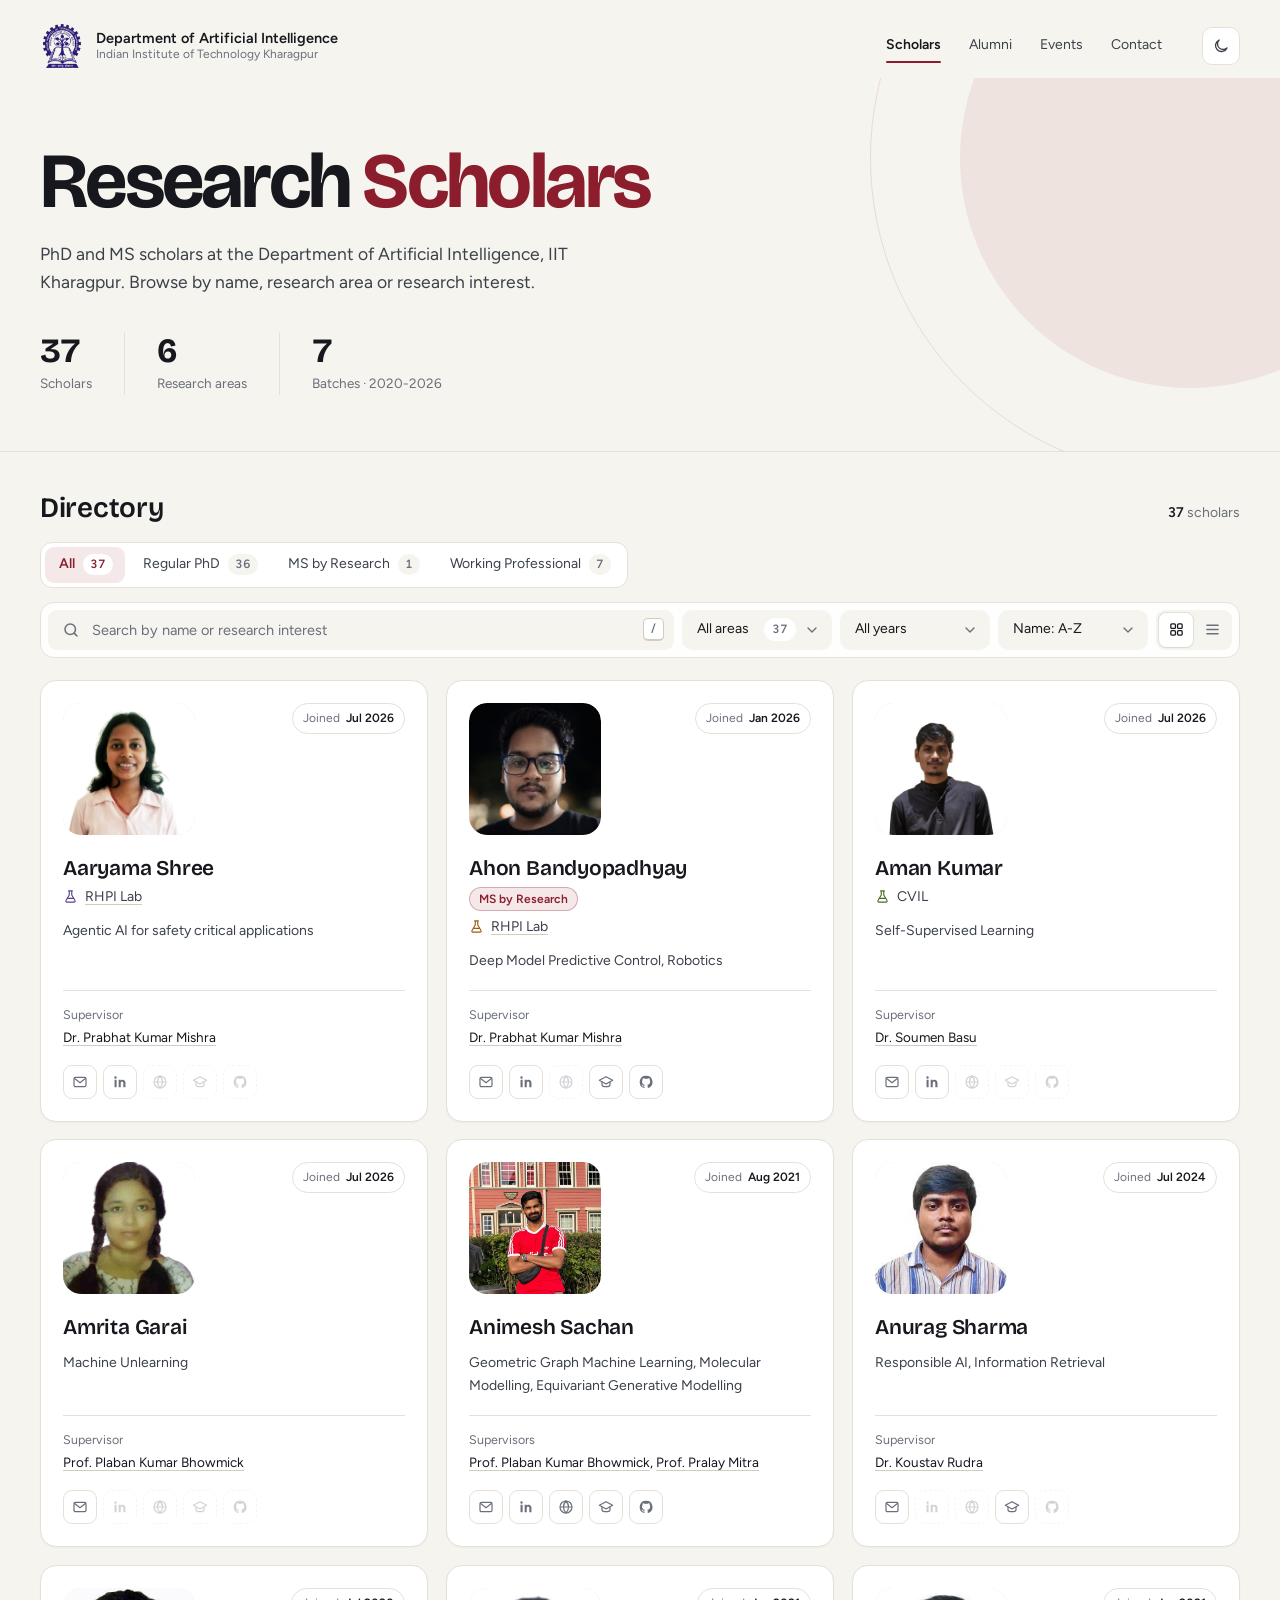
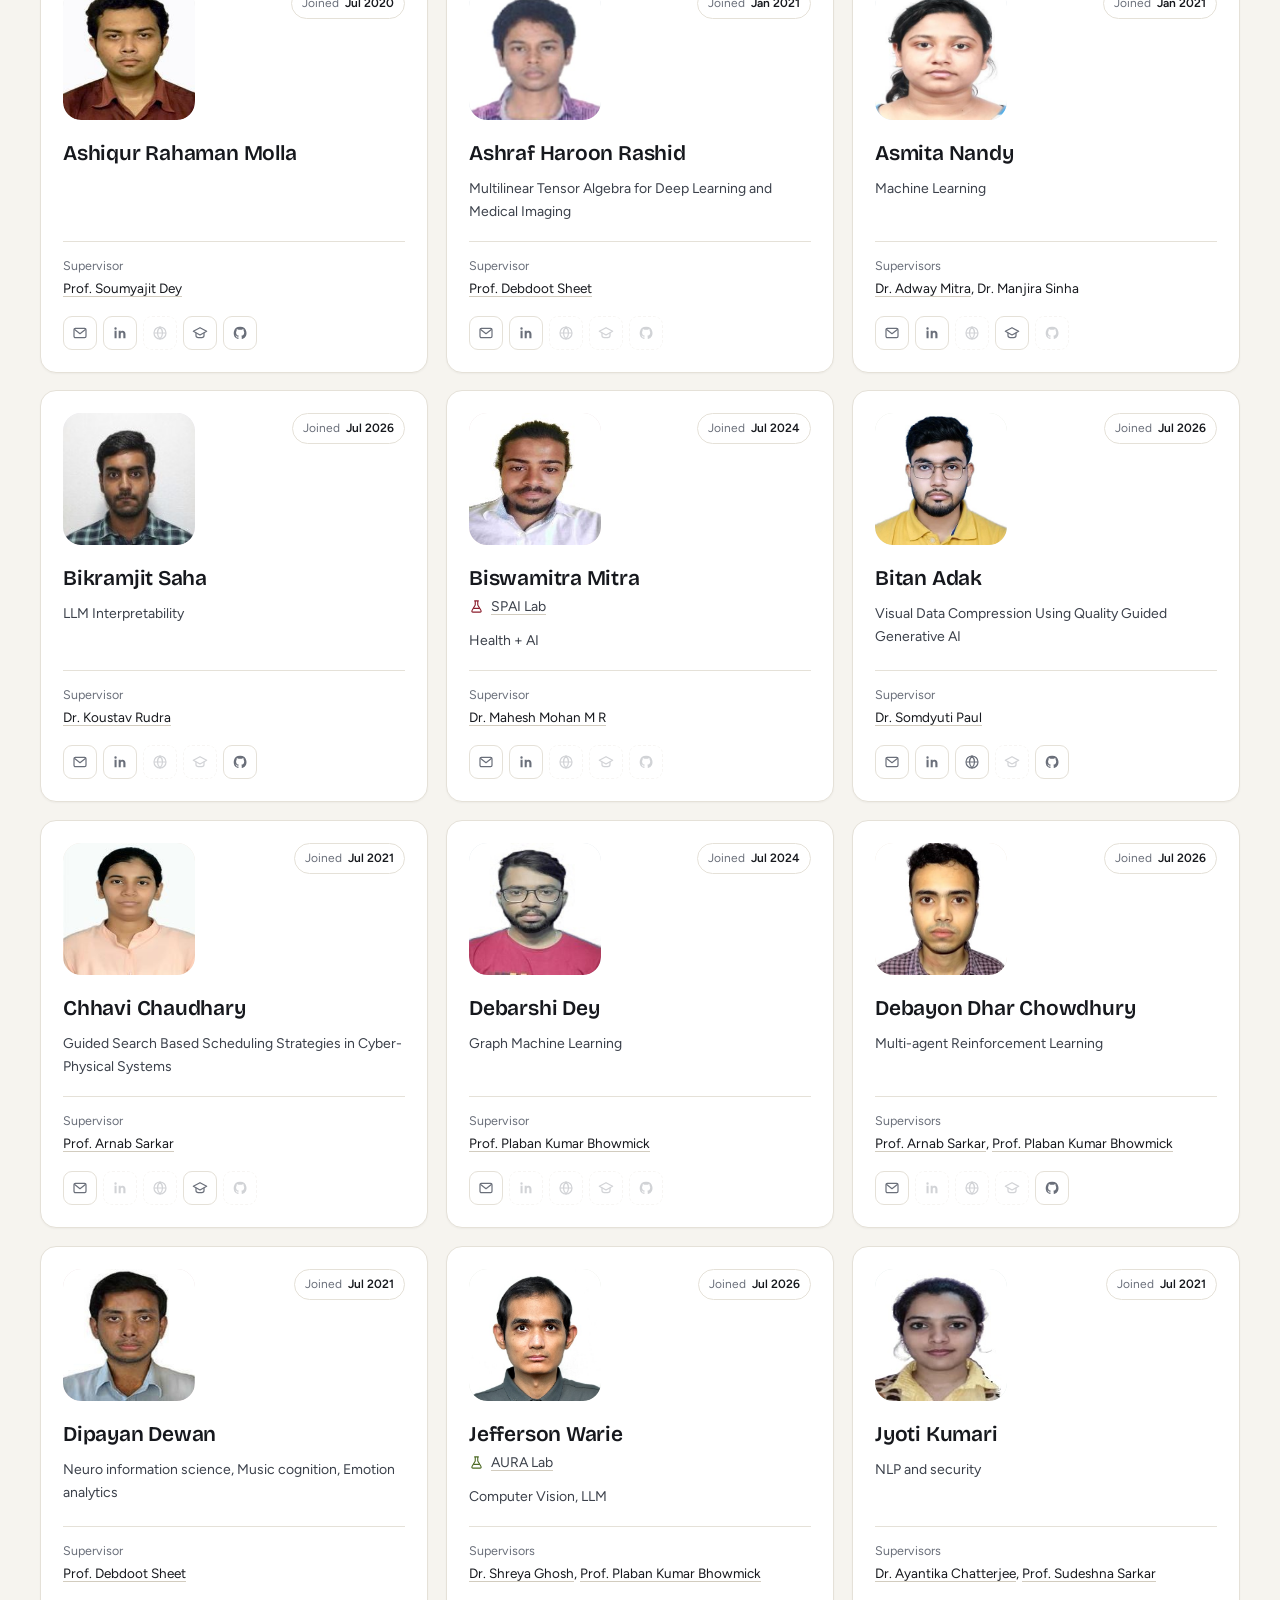
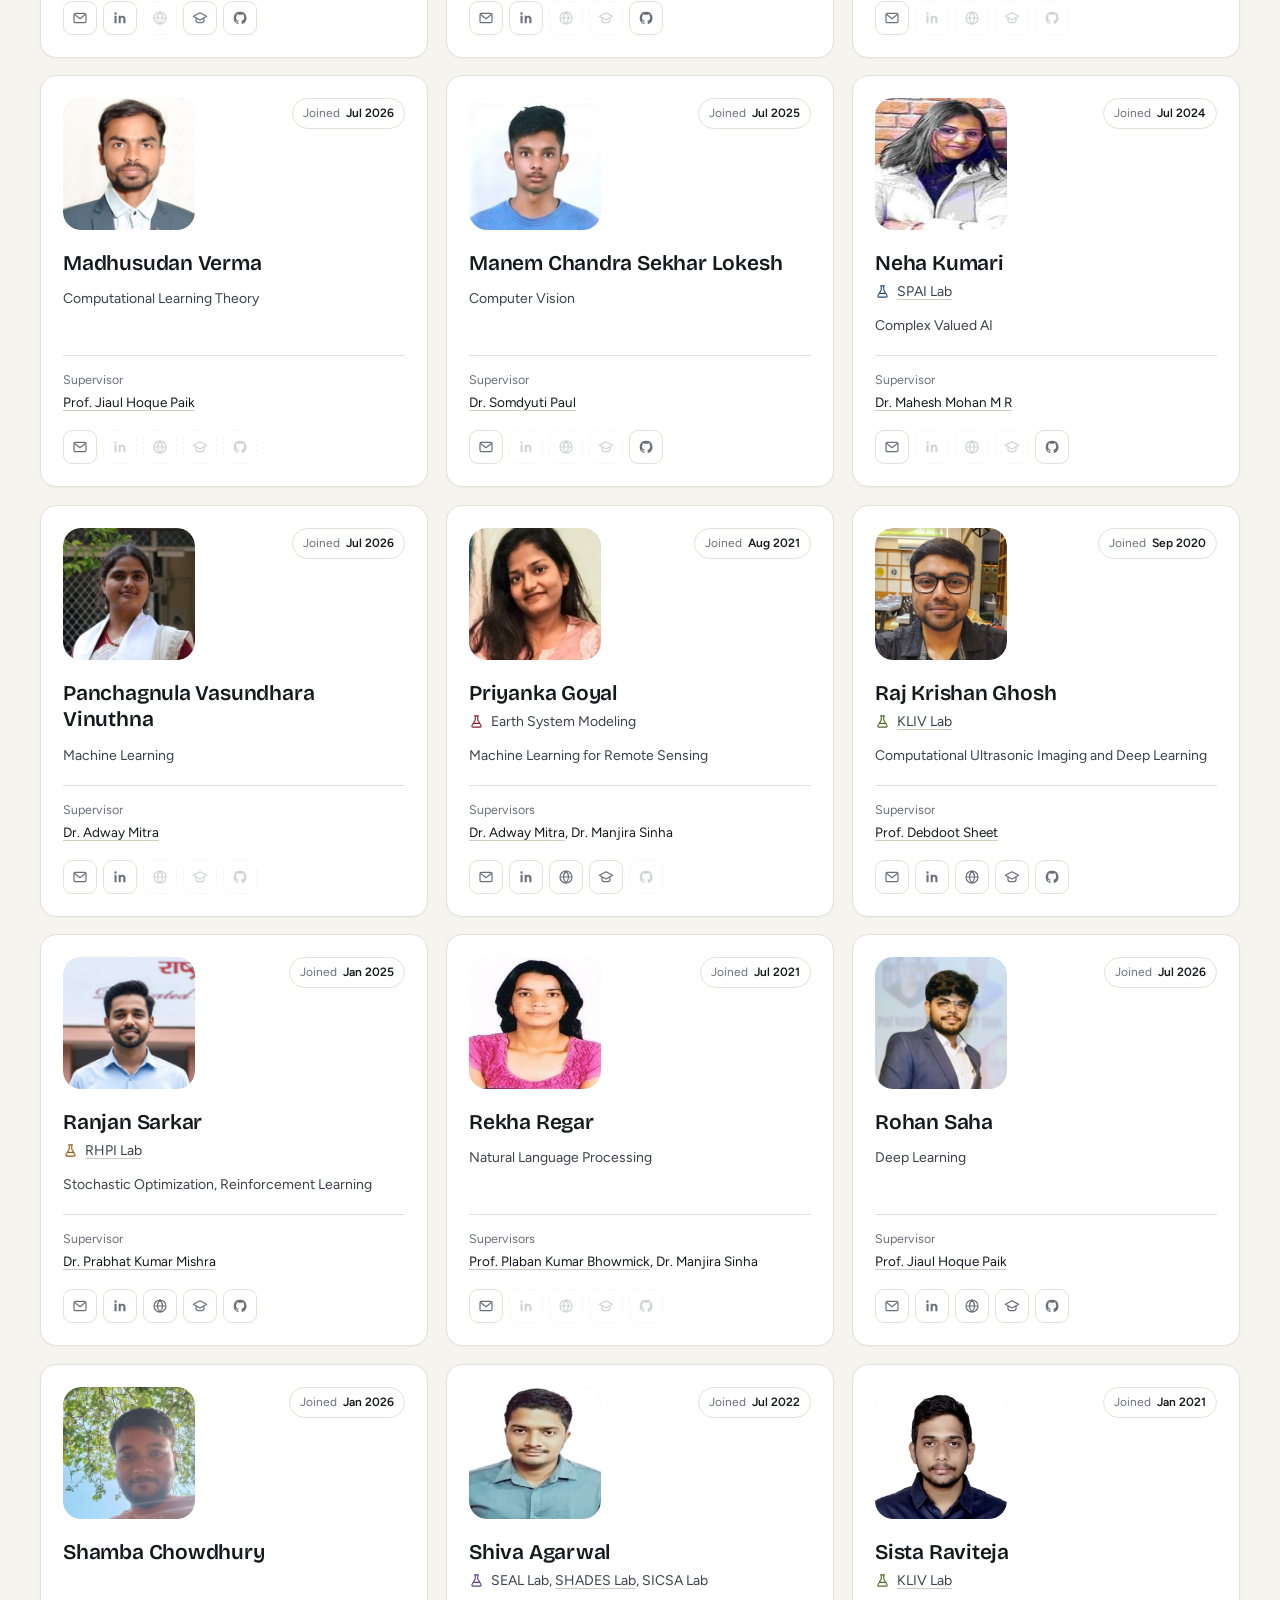
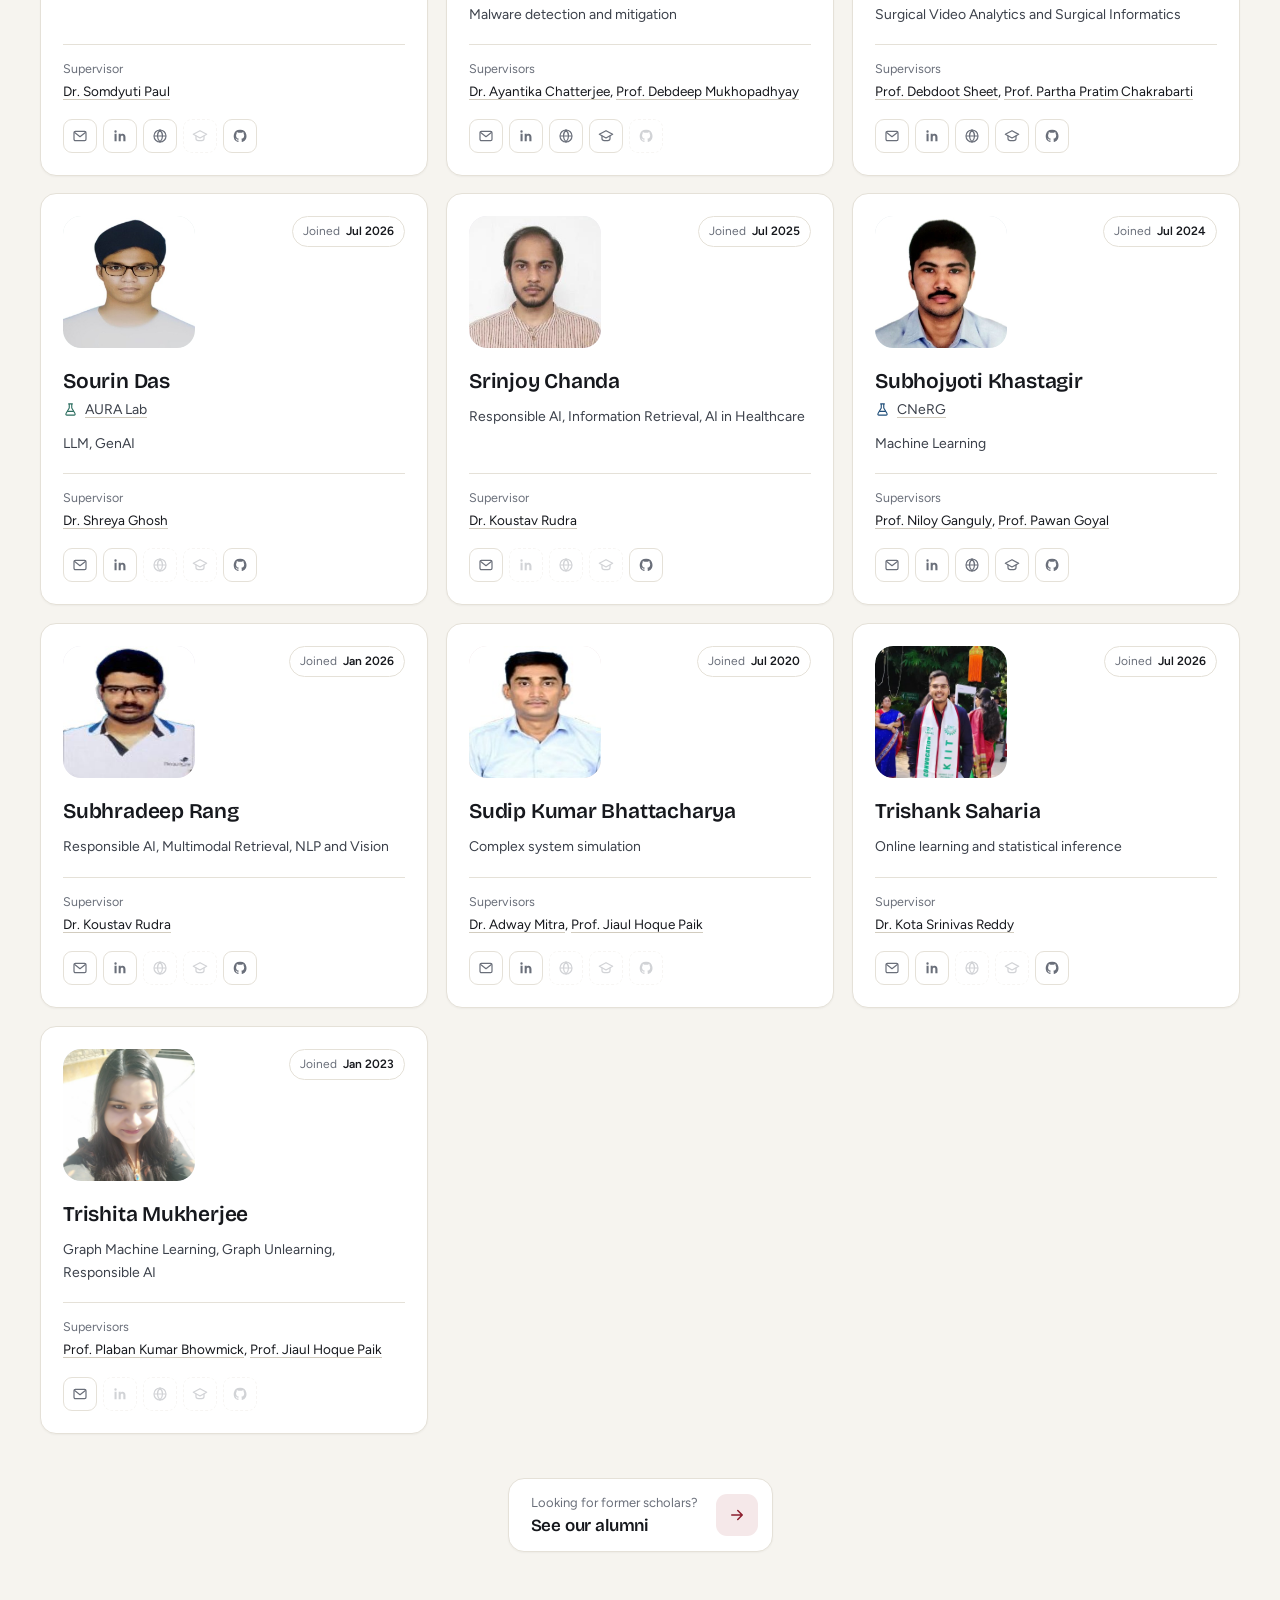
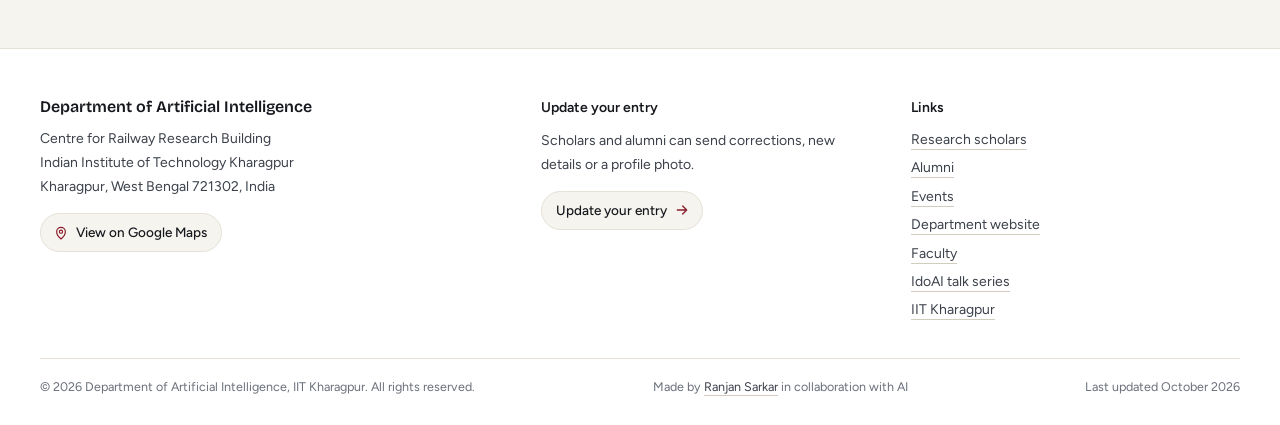
<file: index.html>
<!DOCTYPE html>
<html lang="en">
<head>
  <meta charset="UTF-8" />
  <meta name="viewport" content="width=device-width, initial-scale=1.0" />
  <meta name="description" content="Directory of research scholars (PhD and MS by Research) in the Department of Artificial Intelligence, IIT Kharagpur." />
  <title>Research Scholars · Department of AI, IIT Kharagpur</title>
  <!-- Link previews -->
  <link rel="canonical" href="https://rs-ai-iitkgp.github.io/" />
  <meta property="og:type" content="website" />
  <meta property="og:site_name" content="Department of AI, IIT Kharagpur" />
  <meta property="og:title" content="Research Scholars · Department of AI, IIT Kharagpur" />
  <meta property="og:description" content="Directory of research scholars (PhD and MS by Research) in the Department of Artificial Intelligence, IIT Kharagpur." />
  <meta property="og:url" content="https://rs-ai-iitkgp.github.io/" />
  <meta property="og:image" content="https://rs-ai-iitkgp.github.io/images/og/scholars.png" />
  <meta property="og:image:width" content="1200" />
  <meta property="og:image:height" content="630" />
  <meta property="og:image:alt" content="Research scholars - Department of AI, IIT Kharagpur" />
  <meta name="twitter:card" content="summary_large_image" />
  <link rel="preconnect" href="https://fonts.googleapis.com" />
  <link rel="preconnect" href="https://fonts.gstatic.com" crossorigin />
  <link href="https://fonts.googleapis.com/css2?family=Bricolage+Grotesque:opsz,wght@12..96,500..800&family=Figtree:wght@400;500;600;700&display=swap" rel="stylesheet" />
  <link rel="stylesheet" href="assets/css/style.css" />
  <script>
    // Apply saved theme before first paint to avoid a flash.
    (function () { try { var t = localStorage.getItem("doai-theme"); if (t) document.documentElement.dataset.theme = t; } catch (e) {} })();
    // Arriving from a page left scrolled (slim header): paint the first frame slim, then ease to full height.
    (function () {
      var root = document.documentElement, key = "doai-hdr-slim";
      try {
        if (sessionStorage.getItem(key)) {
          sessionStorage.removeItem(key);
          root.classList.add("hdr-enter");
          requestAnimationFrame(function () { requestAnimationFrame(function () { root.classList.remove("hdr-enter"); }); });
        }
      } catch (e) {}
      addEventListener("pagehide", function () {
        try { if (scrollY > 8) sessionStorage.setItem(key, "1"); else sessionStorage.removeItem(key); } catch (e) {}
      });
    })();
  </script>
</head>
<body>
  <!-- SVG icon sprite -->
  <svg width="0" height="0" style="position:absolute" aria-hidden="true">
    <symbol id="i-search" viewBox="0 0 24 24"><g fill="none" stroke="currentColor" stroke-width="2" stroke-linecap="round"><circle cx="11" cy="11" r="7"/><path d="m20 20-3.5-3.5"/></g></symbol>
    <symbol id="i-chevron" viewBox="0 0 24 24"><path fill="none" stroke="currentColor" stroke-width="2" stroke-linecap="round" stroke-linejoin="round" d="m6 9 6 6 6-6"/></symbol>
    <symbol id="i-grid" viewBox="0 0 24 24"><g fill="none" stroke="currentColor" stroke-width="1.8"><rect x="4" y="4" width="6.5" height="6.5" rx="1.5"/><rect x="13.5" y="4" width="6.5" height="6.5" rx="1.5"/><rect x="4" y="13.5" width="6.5" height="6.5" rx="1.5"/><rect x="13.5" y="13.5" width="6.5" height="6.5" rx="1.5"/></g></symbol>
    <symbol id="i-list" viewBox="0 0 24 24"><path fill="none" stroke="currentColor" stroke-width="1.8" stroke-linecap="round" d="M4 6h16M4 12h16M4 18h16"/></symbol>
    <symbol id="i-moon" viewBox="0 0 24 24"><path fill="none" stroke="currentColor" stroke-width="1.8" stroke-linejoin="round" d="M20 14.5A8 8 0 1 1 9.5 4a6.5 6.5 0 0 0 10.5 10.5Z"/></symbol>
    <symbol id="i-sun" viewBox="0 0 24 24"><g fill="none" stroke="currentColor" stroke-width="1.8" stroke-linecap="round"><circle cx="12" cy="12" r="4"/><path d="M12 2.5v2M12 19.5v2M2.5 12h2M19.5 12h2M5.3 5.3l1.4 1.4M17.3 17.3l1.4 1.4M5.3 18.7l1.4-1.4M17.3 6.7l1.4-1.4"/></g></symbol>
    <symbol id="i-mail" viewBox="0 0 24 24"><g fill="none" stroke="currentColor" stroke-width="1.8" stroke-linejoin="round"><rect x="3" y="5" width="18" height="14" rx="2"/><path d="m3.5 6.5 8.5 6.5 8.5-6.5"/></g></symbol>
    <symbol id="i-globe" viewBox="0 0 24 24"><g fill="none" stroke="currentColor" stroke-width="1.8"><circle cx="12" cy="12" r="9"/><path d="M3 12h18M12 3c2.5 2.7 3.8 5.7 3.8 9s-1.3 6.3-3.8 9c-2.5-2.7-3.8-5.7-3.8-9S9.5 5.7 12 3Z"/></g></symbol>
    <symbol id="i-scholar" viewBox="0 0 24 24"><g fill="none" stroke="currentColor" stroke-width="1.8" stroke-linejoin="round"><path d="M12 4 2 9.5 12 15l10-5.5L12 4Z"/><path d="M6 11.7V16c0 1.7 2.7 3 6 3s6-1.3 6-3v-4.3"/></g></symbol>
    <symbol id="i-linkedin" viewBox="0 0 24 24"><path fill="currentColor" d="M6.9 8.8H3.8V20h3.1V8.8ZM5.3 3.5a1.8 1.8 0 1 0 0 3.6 1.8 1.8 0 0 0 0-3.6ZM20.2 13.6c0-3-1.6-5-4.3-5-1.4 0-2.4.8-2.8 1.5V8.8H10V20h3.1v-5.9c0-1.6.6-2.8 2-2.8s1.9 1.1 1.9 2.8V20h3.2v-6.4Z"/></symbol>
    <symbol id="i-github" viewBox="0 0 24 24"><path fill="currentColor" d="M12 2.5a9.5 9.5 0 0 0-3 18.5c.5.1.7-.2.7-.5v-1.7c-2.7.6-3.3-1.2-3.3-1.2-.4-1.1-1.1-1.4-1.1-1.4-.9-.6.1-.6.1-.6 1 .1 1.5 1 1.5 1 .9 1.5 2.3 1.1 2.9.8.1-.6.3-1.1.6-1.3-2.1-.2-4.3-1.1-4.3-4.7 0-1 .4-1.9 1-2.6-.1-.2-.4-1.2.1-2.5 0 0 .8-.3 2.6 1a9 9 0 0 1 4.8 0c1.8-1.3 2.6-1 2.6-1 .5 1.3.2 2.3.1 2.5.6.7 1 1.6 1 2.6 0 3.7-2.2 4.5-4.3 4.7.3.3.6.9.6 1.8v2.6c0 .3.2.6.7.5A9.5 9.5 0 0 0 12 2.5Z"/></symbol>
    <symbol id="i-briefcase" viewBox="0 0 24 24"><g fill="none" stroke="currentColor" stroke-width="1.8" stroke-linejoin="round"><rect x="3" y="7" width="18" height="13" rx="2"/><path d="M8.5 7V5.5A1.5 1.5 0 0 1 10 4h4a1.5 1.5 0 0 1 1.5 1.5V7M3 12.5h18"/></g></symbol>
    <symbol id="i-lab" viewBox="0 0 24 24"><g fill="none" stroke="currentColor" stroke-width="1.8" stroke-linecap="round" stroke-linejoin="round"><path d="M9 3h6M10 3v6.5L4.8 18.4A1.7 1.7 0 0 0 6.3 21h11.4a1.7 1.7 0 0 0 1.5-2.6L14 9.5V3"/><path d="M7.5 15h9"/></g></symbol>
    <symbol id="i-check" viewBox="0 0 24 24"><path fill="none" stroke="currentColor" stroke-width="2.2" stroke-linecap="round" stroke-linejoin="round" d="m5 12.5 4.5 4.5L19 7.5"/></symbol>
    <symbol id="i-mic" viewBox="0 0 24 24"><g fill="none" stroke="currentColor" stroke-width="1.8" stroke-linecap="round" stroke-linejoin="round"><rect x="9" y="3" width="6" height="11" rx="3"/><path d="M5.5 11a6.5 6.5 0 0 0 13 0M12 17.5V21"/></g></symbol>
    <symbol id="i-pin" viewBox="0 0 24 24"><g fill="none" stroke="currentColor" stroke-width="1.8" stroke-linejoin="round"><path d="M12 21s-6.5-5.6-6.5-11a6.5 6.5 0 0 1 13 0c0 5.4-6.5 11-6.5 11Z"/><circle cx="12" cy="10" r="2.4"/></g></symbol>
    <symbol id="i-arrow-left" viewBox="0 0 24 24"><path fill="none" stroke="currentColor" stroke-width="2" stroke-linecap="round" stroke-linejoin="round" d="M19 12H5M11 6l-6 6 6 6"/></symbol>
    <symbol id="i-arrow-right" viewBox="0 0 24 24"><path fill="none" stroke="currentColor" stroke-width="2" stroke-linecap="round" stroke-linejoin="round" d="M5 12h14M13 6l6 6-6 6"/></symbol>
    <symbol id="i-close" viewBox="0 0 24 24"><path fill="none" stroke="currentColor" stroke-width="2" stroke-linecap="round" d="M6 6l12 12M18 6 6 18"/></symbol>
    <symbol id="i-calendar" viewBox="0 0 24 24"><g fill="none" stroke="currentColor" stroke-width="1.8" stroke-linejoin="round"><rect x="3.5" y="5" width="17" height="15.5" rx="2.5"/><path d="M3.5 10h17M8 3v4M16 3v4" stroke-linecap="round"/></g></symbol>
    <symbol id="i-image" viewBox="0 0 24 24"><g fill="none" stroke="currentColor" stroke-width="1.6" stroke-linejoin="round"><rect x="3" y="4.5" width="18" height="15" rx="2.5"/><circle cx="9" cy="10" r="1.8"/><path d="m21 16-5-5-8.5 8.5"/></g></symbol>
    <symbol id="i-arrow-up" viewBox="0 0 24 24"><path fill="none" stroke="currentColor" stroke-width="2" stroke-linecap="round" stroke-linejoin="round" d="M12 19V5M6 11l6-6 6 6"/></symbol>
    <symbol id="i-empty" viewBox="0 0 48 48"><g fill="none" stroke="currentColor" stroke-width="2.5" stroke-linecap="round"><circle cx="21" cy="21" r="13"/><path d="m31 31 9 9M16 21h10"/></g></symbol>
  </svg>

  <header class="site-header" id="siteHeader">
    <div class="container header-inner">
      <a class="brand" href="index.html" aria-label="Department of Artificial Intelligence, IIT Kharagpur - research scholars">
        <img class="brand-logo logo-light" src="images/logo/iitkgp-emblem.png" alt="" width="44" height="44" />
        <img class="brand-logo logo-dark" src="images/logo/iitkgp-emblem-white.png" alt="" width="44" height="44" />
        <span class="brand-text">
          <span class="brand-name"><span class="long">Department of Artificial Intelligence</span><span class="short">Dept. of AI</span></span>
          <span class="brand-sub">Indian Institute of Technology Kharagpur</span>
        </span>
      </a>
      <nav class="nav" aria-label="Primary">
        <a href="index.html" aria-current="page">Scholars</a>
        <a href="alumni.html">Alumni</a>
        <a href="events.html">Events</a>
        <a class="nav-contact" href="#contact">Contact</a>
      </nav>
      <button class="icon-btn theme-btn" id="themeBtn" type="button" aria-label="Toggle colour theme" title="Toggle theme">
        <svg class="icon-moon" width="18" height="18"><use href="#i-moon"/></svg>
        <svg class="icon-sun" width="18" height="18"><use href="#i-sun"/></svg>
      </button>
    </div>
  </header>

  <main id="top">
    <section class="hero">
      <div class="container hero-inner">
        <h1 class="enter" style="--i:0">Research <span>Scholars</span></h1>
        <p class="lede enter" style="--i:1">
          PhD and MS scholars at the Department of Artificial Intelligence,
          IIT Kharagpur. Browse by name, research area or research interest.
        </p>
        <ul class="stats enter" style="--i:2">
          <li><strong data-count="total">0</strong><span>Scholars</span></li>
          <li><strong data-count="groups">0</strong><span>Research areas</span></li>
          <li><strong data-count="batches">0</strong><span id="batchLabel">Batches</span></li>
        </ul>
      </div>
    </section>

    <section class="directory container" id="directory" aria-labelledby="dirTitle">
      <div class="directory-head">
        <h2 id="dirTitle">Directory</h2>
        <p class="results"><span id="resultText" aria-live="polite"></span><button class="link-btn" id="tabHint" type="button" hidden></button><button class="link-btn" id="clearBtn" type="button" hidden>Clear filters</button></p>
      </div>

      <div class="prog-tabs" id="progTabs" role="group" aria-label="Programme"></div>

      <div id="toolbarSentinel" aria-hidden="true"></div>
      <div id="toolbarSpacer" aria-hidden="true"></div>
      <div class="toolbar" id="toolbar" aria-label="Search and filter">
        <div class="sheet-head">
          <strong>Search &amp; filter</strong>
          <span id="sheetCount"></span>
          <button class="sheet-done" id="sheetDone" type="button">Done</button>
        </div>
        <label class="search">
          <svg width="18" height="18" aria-hidden="true"><use href="#i-search"/></svg>
          <span class="sr-only">Search</span>
          <input id="q" type="search" enterkeyhint="search" placeholder="Search by name or research interest" autocomplete="off" spellcheck="false" />
          <button class="search-clear" id="searchClear" type="button" aria-label="Clear search and filters" title="Clear search and filters" hidden><svg width="16" height="16" aria-hidden="true"><use href="#i-close"/></svg></button>
          <kbd aria-hidden="true">/</kbd>
        </label>
        <div class="select">
          <select id="group" aria-label="Research area" tabindex="-1" aria-hidden="true"></select>
        </div>
        <div class="select">
          <select id="year" aria-label="Year joined" tabindex="-1" aria-hidden="true"></select>
        </div>
        <div class="select">
          <select id="sort" aria-label="Sort order" tabindex="-1" aria-hidden="true"></select>
        </div>
        <div class="seg" role="group" aria-label="Layout">
          <button type="button" data-view="grid" aria-pressed="true" title="Grid view"><svg width="17" height="17" aria-hidden="true"><use href="#i-grid"/></svg><span class="sr-only">Grid view</span></button>
          <button type="button" data-view="list" aria-pressed="false" title="List view"><svg width="17" height="17" aria-hidden="true"><use href="#i-list"/></svg><span class="sr-only">List view</span></button>
        </div>
      </div>

      <div class="grid" id="grid"></div>

      <div class="empty" id="empty" hidden>
        <svg width="48" height="48" aria-hidden="true"><use href="#i-empty"/></svg>
        <h3>No matches</h3>
        <p>Nothing matches the current search and filters.</p>
        <button class="link-btn" type="button" data-clear>Clear filters</button>
      </div>

      <a class="crosslink" href="alumni.html">
        <span class="cl-text"><span class="cl-kicker">Looking for former scholars?</span><span class="cl-title">See our alumni</span></span>
        <span class="cl-arrow" aria-hidden="true"><svg width="18" height="18"><use href="#i-arrow-right"/></svg></span>
      </a>
    </section>
  </main>

  <footer class="site-footer" id="contact">
    <div class="container footer-inner">
      <div>
        <h3>Department of Artificial Intelligence</h3>
        <address>
          Centre for Railway Research Building<br />
          Indian Institute of Technology Kharagpur<br />
          Kharagpur, West Bengal 721302, India
        </address>
        <a class="map-link" href="https://www.google.com/maps/search/?api=1&amp;query=Centre%20for%20Railway%20Research%2C%20IIT%20Kharagpur" target="_blank" rel="noopener">
          <svg width="16" height="16" viewBox="0 0 24 24" aria-hidden="true"><g fill="none" stroke="currentColor" stroke-width="1.8" stroke-linejoin="round"><path d="M12 21s-6.5-5.6-6.5-11a6.5 6.5 0 0 1 13 0c0 5.4-6.5 11-6.5 11Z"/><circle cx="12" cy="10" r="2.4"/></g></svg>
          View on Google Maps
        </a>
      </div>
      <div>
        <h4>Update your entry</h4>
        <p>Scholars and alumni can send corrections, new details or a profile photo.</p>
        <a class="footer-btn" href="update.html">Update your entry <svg width="16" height="16" viewBox="0 0 24 24" aria-hidden="true"><path fill="none" stroke="currentColor" stroke-width="2" stroke-linecap="round" stroke-linejoin="round" d="M5 12h14M13 6l6 6-6 6"/></svg></a>
      </div>
      <div>
        <h4>Links</h4>
        <ul>
          <li><a href="index.html">Research scholars</a></li>
          <li><a href="alumni.html">Alumni</a></li>
          <li><a href="events.html">Events</a></li>
          <li><a href="https://ai.iitkgp.ac.in" target="_blank" rel="noopener">Department website</a></li>
          <li><a href="https://ai.iitkgp.ac.in/pages/people/faculty.html" target="_blank" rel="noopener">Faculty</a></li>
          <li><a href="https://idoai-iitkgp.github.io/" target="_blank" rel="noopener">IdoAI talk series</a></li>
          <li><a href="https://www.iitkgp.ac.in" target="_blank" rel="noopener">IIT Kharagpur</a></li>
        </ul>
      </div>
    </div>
    <div class="container footer-base">
      <span>© <span id="yearNow"></span> Department of Artificial Intelligence, IIT Kharagpur. All rights reserved.</span>
      <span class="credit">Made by <a href="https://ranjan-sarkar.github.io/" target="_blank" rel="noopener">Ranjan Sarkar</a> in collaboration with AI</span>
      <span>Last updated <span id="lastUpdated"></span><span class="visit-count" id="visitCount" hidden></span></span>
    </div>
  </footer>

  <div class="sheet-backdrop" id="sheetBackdrop" hidden></div>
  <button class="clear-fab" id="clearFab" type="button" aria-label="Clear search and filters">
    <svg width="16" height="16" aria-hidden="true"><use href="#i-close"/></svg><span>Clear</span>
  </button>
  <button class="view-fab" id="viewFab" type="button" aria-label="Switch to list view" title="Switch to list view">
    <svg class="vf-list" width="20" height="20" aria-hidden="true"><use href="#i-list"/></svg>
    <svg class="vf-grid" width="20" height="20" aria-hidden="true"><use href="#i-grid"/></svg>
  </button>
  <button class="search-fab" id="searchFab" type="button" aria-label="Search and filter" aria-controls="toolbar" aria-expanded="false">
    <svg width="22" height="22" aria-hidden="true"><use href="#i-search"/></svg>
    <span class="fab-badge" id="fabBadge" hidden></span>
  </button>

  <button class="icon-btn to-top" id="toTop" type="button" aria-label="Back to top">
    <svg width="18" height="18" aria-hidden="true"><use href="#i-arrow-up"/></svg>
  </button>

  <!-- Data lives in data/scholars.js - edit that file, not this page. -->
  <script src="data/supervisors.js"></script>
  <script src="data/labs.js"></script>
  <script src="data/scholars.js"></script>
  <script>
    window.DIRECTORY = {
      kind: "scholar",
      items: window.SCHOLARS,
      noun: ["scholar", "scholars"],
      group: { key: "area", param: "area", all: "All areas", none: "Not specified" },
      year: { key: "joined", label: "Joined", all: "All years" },
      defaultSort: "name-asc",
      sorts: [
        ["name-asc", "Name: A-Z"],
        ["name-desc", "Name: Z-A"],
        ["year-desc", "Joined: newest first"],
        ["year-asc", "Joined: oldest first"],
      ],
      stats: ({ items, groups, years }) => ({ total: items.length, groups: groups.length, batches: years.length || null }),
      lastUpdated: "October 2026",
    };
  </script>
  <script src="assets/js/directory.js"></script>
  <script src="assets/js/visits.js" defer></script>
</body>
</html>
</file>
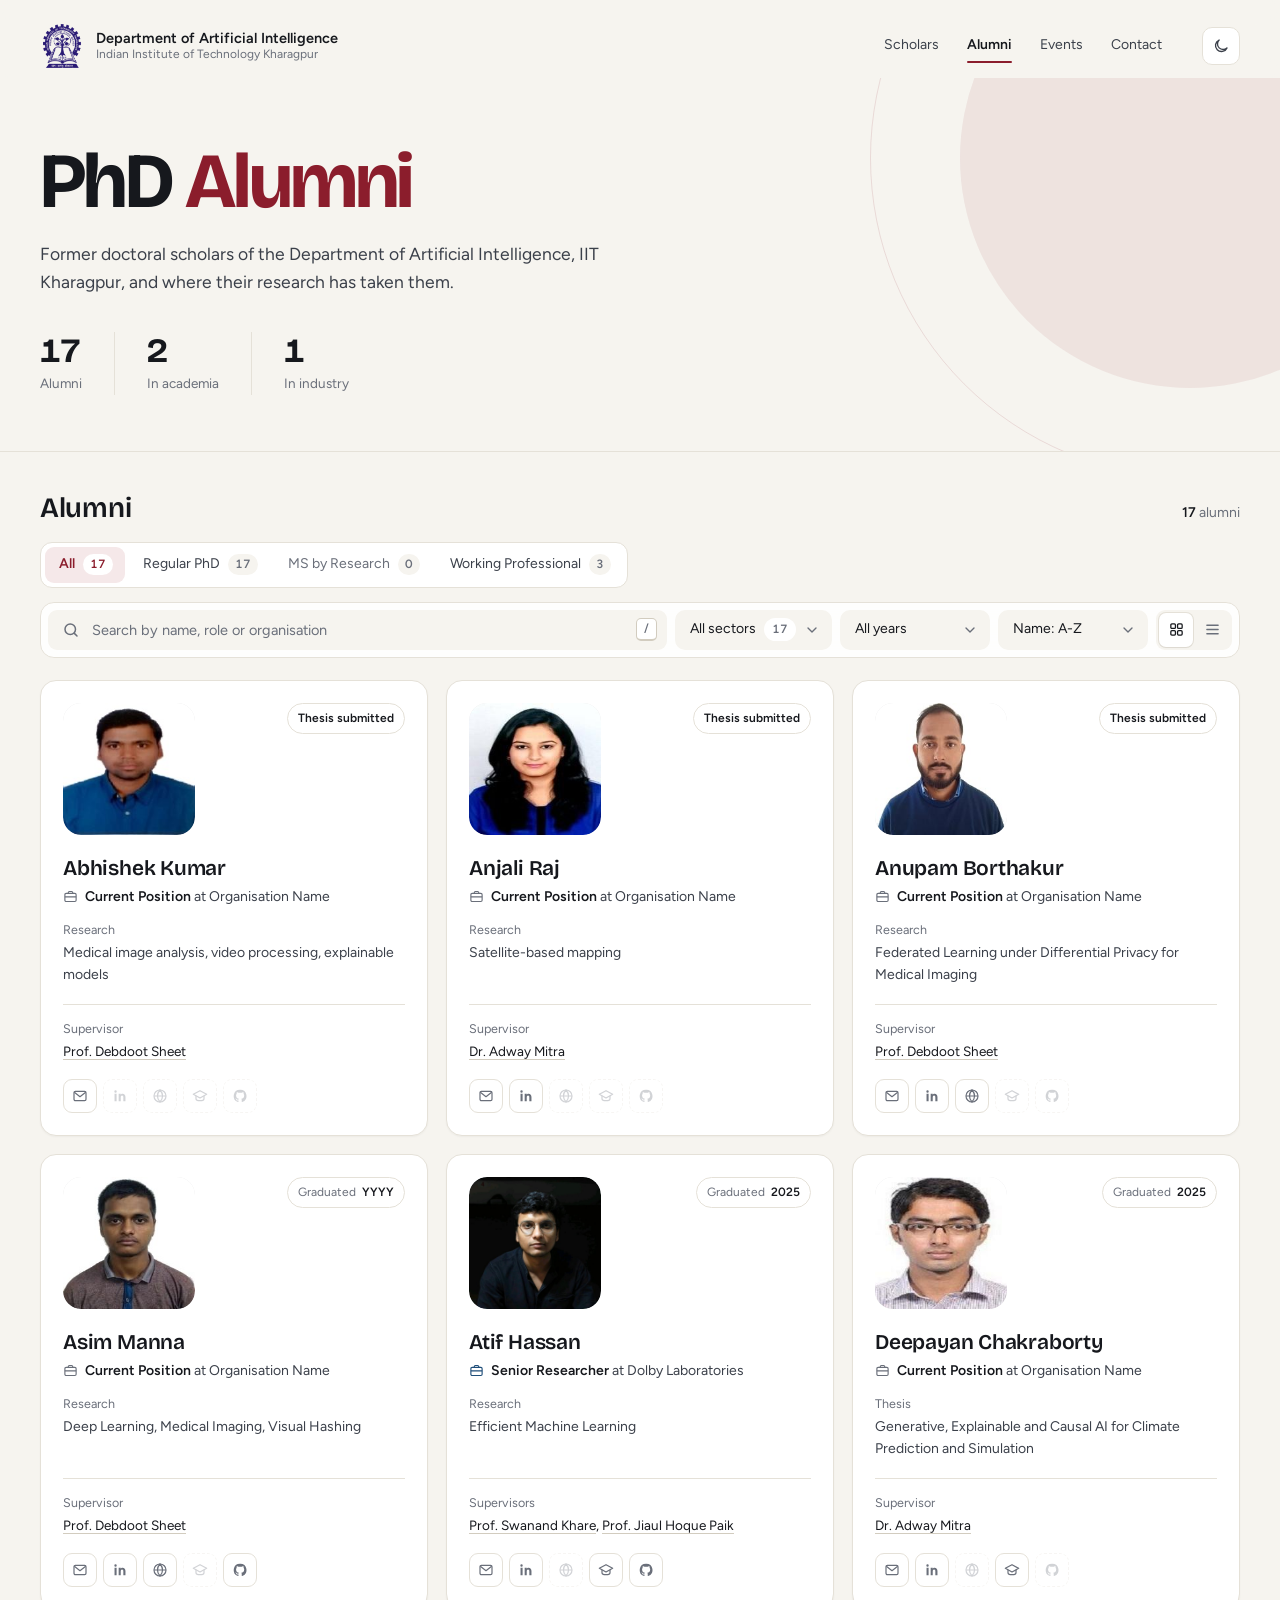
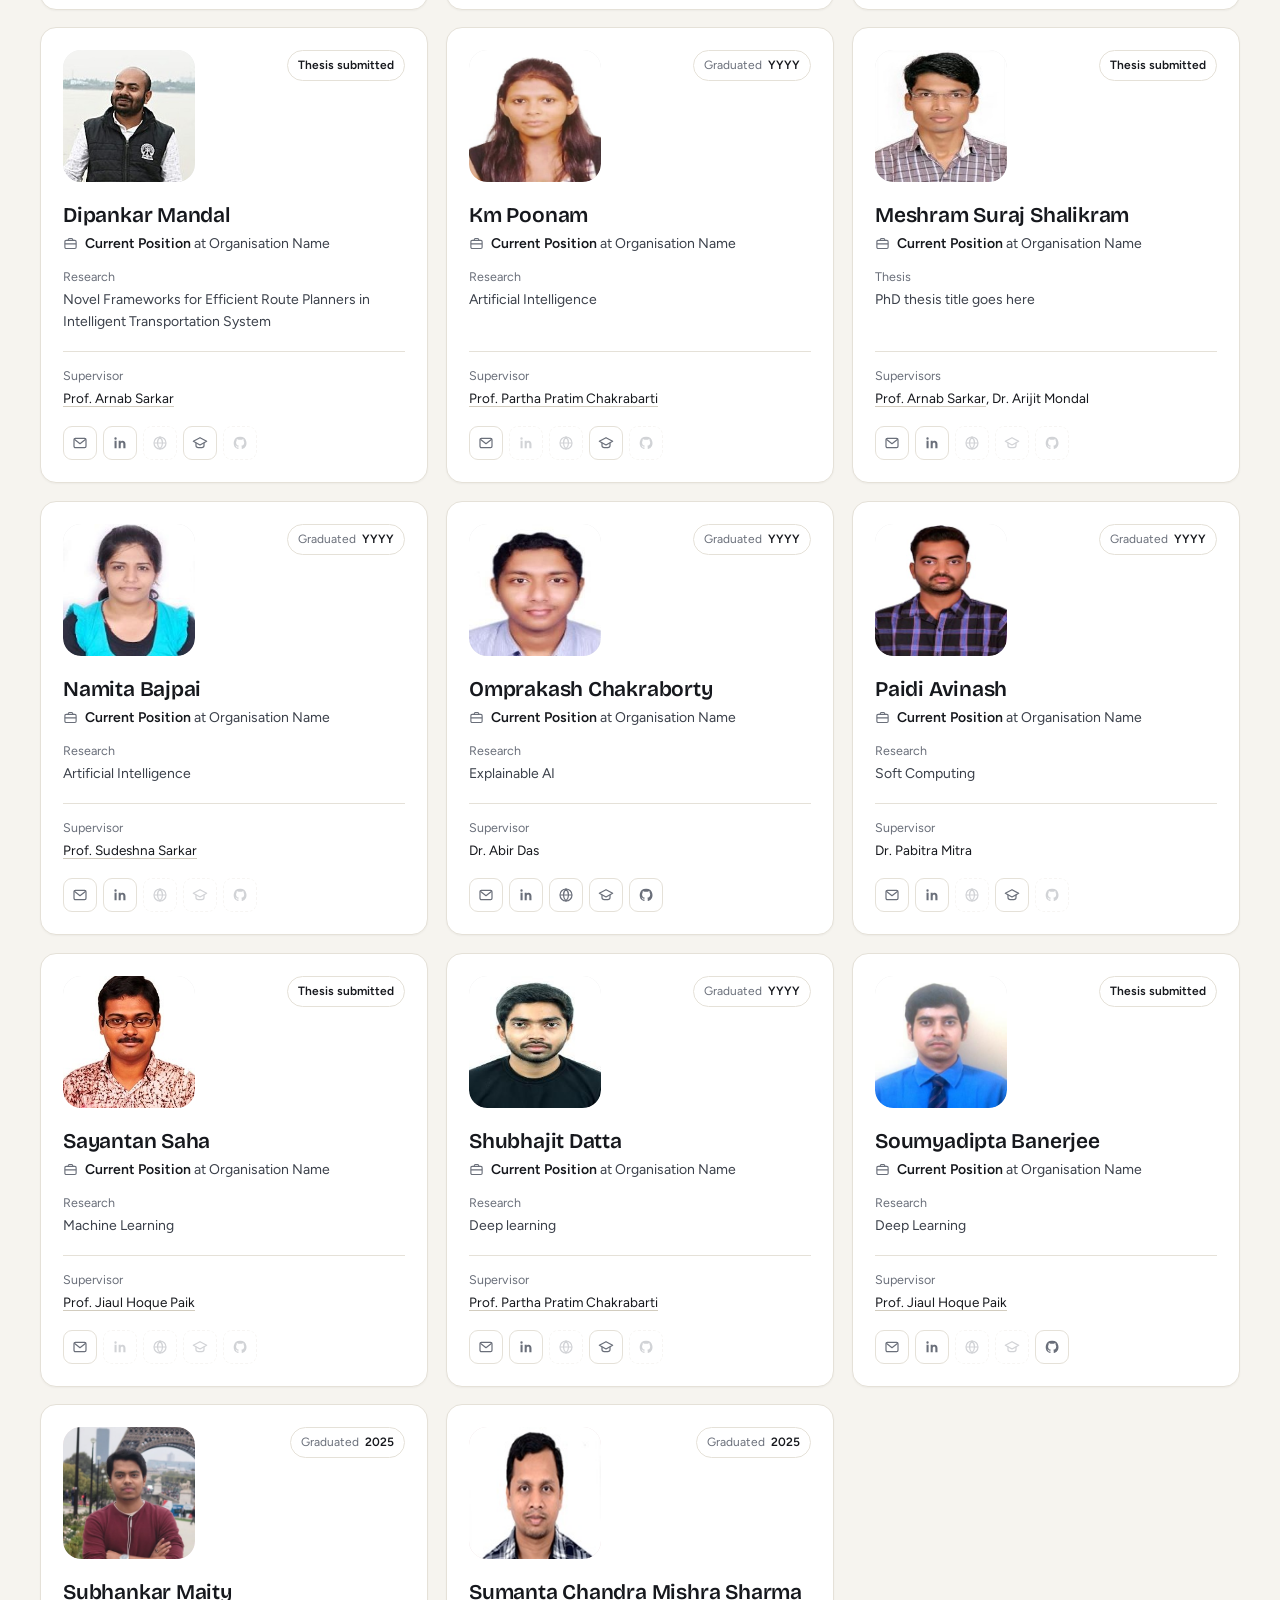
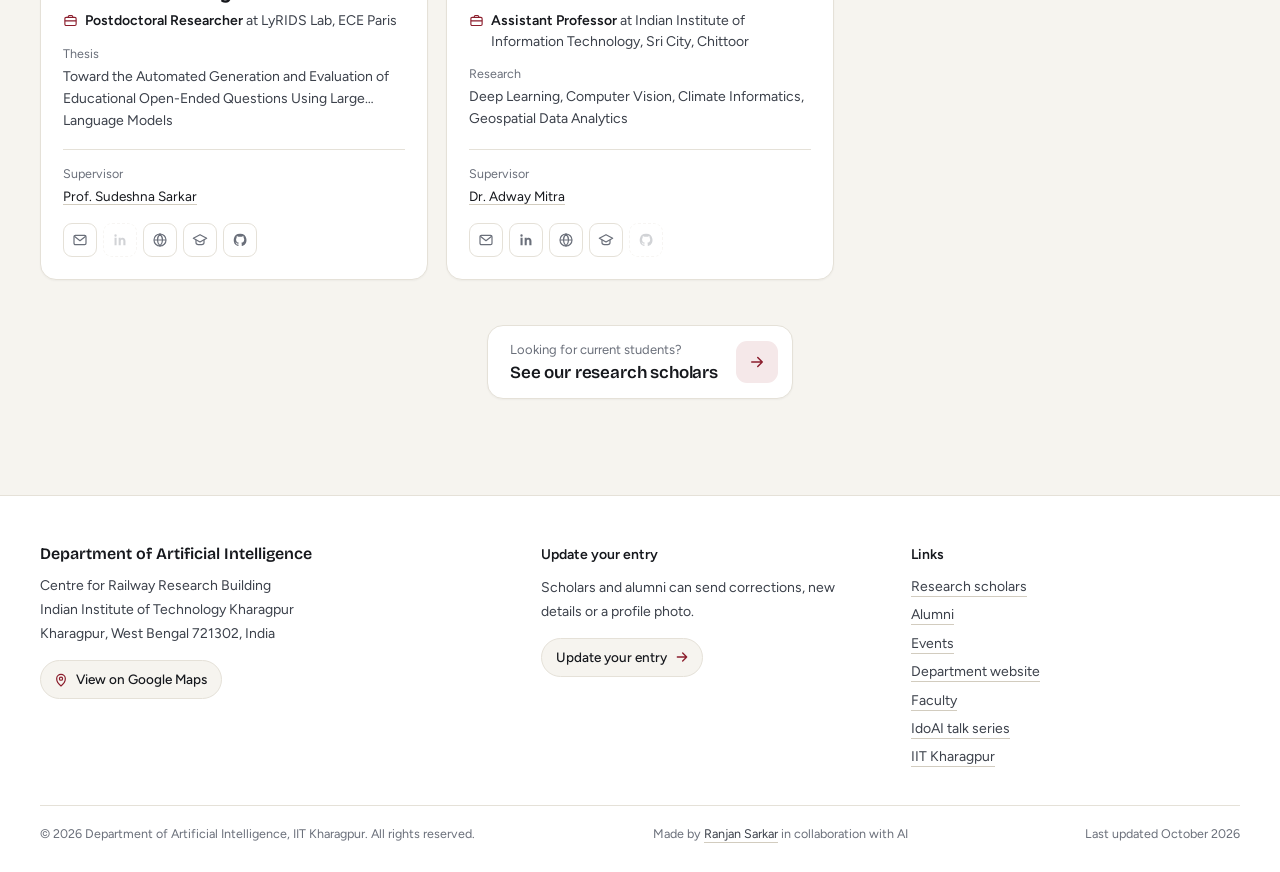
<file: alumni.html>
<!DOCTYPE html>
<html lang="en">
<head>
  <meta charset="UTF-8" />
  <meta name="viewport" content="width=device-width, initial-scale=1.0" />
  <meta name="description" content="PhD alumni of the Department of Artificial Intelligence, IIT Kharagpur, and where they are now." />
  <title>PhD Alumni · Department of AI, IIT Kharagpur</title>
  <!-- Link previews -->
  <link rel="canonical" href="https://rs-ai-iitkgp.github.io/alumni.html" />
  <meta property="og:type" content="website" />
  <meta property="og:site_name" content="Department of AI, IIT Kharagpur" />
  <meta property="og:title" content="PhD Alumni · Department of AI, IIT Kharagpur" />
  <meta property="og:description" content="PhD alumni of the Department of Artificial Intelligence, IIT Kharagpur, and where they are now." />
  <meta property="og:url" content="https://rs-ai-iitkgp.github.io/alumni.html" />
  <meta property="og:image" content="https://rs-ai-iitkgp.github.io/images/og/alumni.png" />
  <meta property="og:image:width" content="1200" />
  <meta property="og:image:height" content="630" />
  <meta property="og:image:alt" content="PhD alumni - Department of AI, IIT Kharagpur" />
  <meta name="twitter:card" content="summary_large_image" />
  <link rel="preconnect" href="https://fonts.googleapis.com" />
  <link rel="preconnect" href="https://fonts.gstatic.com" crossorigin />
  <link href="https://fonts.googleapis.com/css2?family=Bricolage+Grotesque:opsz,wght@12..96,500..800&family=Figtree:wght@400;500;600;700&display=swap" rel="stylesheet" />
  <link rel="stylesheet" href="assets/css/style.css" />
  <script>
    // Apply saved theme before first paint to avoid a flash.
    (function () { try { var t = localStorage.getItem("doai-theme"); if (t) document.documentElement.dataset.theme = t; } catch (e) {} })();
    // Arriving from a page left scrolled (slim header): paint the first frame slim, then ease to full height.
    (function () {
      var root = document.documentElement, key = "doai-hdr-slim";
      try {
        if (sessionStorage.getItem(key)) {
          sessionStorage.removeItem(key);
          root.classList.add("hdr-enter");
          requestAnimationFrame(function () { requestAnimationFrame(function () { root.classList.remove("hdr-enter"); }); });
        }
      } catch (e) {}
      addEventListener("pagehide", function () {
        try { if (scrollY > 8) sessionStorage.setItem(key, "1"); else sessionStorage.removeItem(key); } catch (e) {}
      });
    })();
  </script>
</head>
<body>
  <!-- SVG icon sprite -->
  <svg width="0" height="0" style="position:absolute" aria-hidden="true">
    <symbol id="i-search" viewBox="0 0 24 24"><g fill="none" stroke="currentColor" stroke-width="2" stroke-linecap="round"><circle cx="11" cy="11" r="7"/><path d="m20 20-3.5-3.5"/></g></symbol>
    <symbol id="i-chevron" viewBox="0 0 24 24"><path fill="none" stroke="currentColor" stroke-width="2" stroke-linecap="round" stroke-linejoin="round" d="m6 9 6 6 6-6"/></symbol>
    <symbol id="i-grid" viewBox="0 0 24 24"><g fill="none" stroke="currentColor" stroke-width="1.8"><rect x="4" y="4" width="6.5" height="6.5" rx="1.5"/><rect x="13.5" y="4" width="6.5" height="6.5" rx="1.5"/><rect x="4" y="13.5" width="6.5" height="6.5" rx="1.5"/><rect x="13.5" y="13.5" width="6.5" height="6.5" rx="1.5"/></g></symbol>
    <symbol id="i-list" viewBox="0 0 24 24"><path fill="none" stroke="currentColor" stroke-width="1.8" stroke-linecap="round" d="M4 6h16M4 12h16M4 18h16"/></symbol>
    <symbol id="i-moon" viewBox="0 0 24 24"><path fill="none" stroke="currentColor" stroke-width="1.8" stroke-linejoin="round" d="M20 14.5A8 8 0 1 1 9.5 4a6.5 6.5 0 0 0 10.5 10.5Z"/></symbol>
    <symbol id="i-sun" viewBox="0 0 24 24"><g fill="none" stroke="currentColor" stroke-width="1.8" stroke-linecap="round"><circle cx="12" cy="12" r="4"/><path d="M12 2.5v2M12 19.5v2M2.5 12h2M19.5 12h2M5.3 5.3l1.4 1.4M17.3 17.3l1.4 1.4M5.3 18.7l1.4-1.4M17.3 6.7l1.4-1.4"/></g></symbol>
    <symbol id="i-mail" viewBox="0 0 24 24"><g fill="none" stroke="currentColor" stroke-width="1.8" stroke-linejoin="round"><rect x="3" y="5" width="18" height="14" rx="2"/><path d="m3.5 6.5 8.5 6.5 8.5-6.5"/></g></symbol>
    <symbol id="i-globe" viewBox="0 0 24 24"><g fill="none" stroke="currentColor" stroke-width="1.8"><circle cx="12" cy="12" r="9"/><path d="M3 12h18M12 3c2.5 2.7 3.8 5.7 3.8 9s-1.3 6.3-3.8 9c-2.5-2.7-3.8-5.7-3.8-9S9.5 5.7 12 3Z"/></g></symbol>
    <symbol id="i-scholar" viewBox="0 0 24 24"><g fill="none" stroke="currentColor" stroke-width="1.8" stroke-linejoin="round"><path d="M12 4 2 9.5 12 15l10-5.5L12 4Z"/><path d="M6 11.7V16c0 1.7 2.7 3 6 3s6-1.3 6-3v-4.3"/></g></symbol>
    <symbol id="i-linkedin" viewBox="0 0 24 24"><path fill="currentColor" d="M6.9 8.8H3.8V20h3.1V8.8ZM5.3 3.5a1.8 1.8 0 1 0 0 3.6 1.8 1.8 0 0 0 0-3.6ZM20.2 13.6c0-3-1.6-5-4.3-5-1.4 0-2.4.8-2.8 1.5V8.8H10V20h3.1v-5.9c0-1.6.6-2.8 2-2.8s1.9 1.1 1.9 2.8V20h3.2v-6.4Z"/></symbol>
    <symbol id="i-github" viewBox="0 0 24 24"><path fill="currentColor" d="M12 2.5a9.5 9.5 0 0 0-3 18.5c.5.1.7-.2.7-.5v-1.7c-2.7.6-3.3-1.2-3.3-1.2-.4-1.1-1.1-1.4-1.1-1.4-.9-.6.1-.6.1-.6 1 .1 1.5 1 1.5 1 .9 1.5 2.3 1.1 2.9.8.1-.6.3-1.1.6-1.3-2.1-.2-4.3-1.1-4.3-4.7 0-1 .4-1.9 1-2.6-.1-.2-.4-1.2.1-2.5 0 0 .8-.3 2.6 1a9 9 0 0 1 4.8 0c1.8-1.3 2.6-1 2.6-1 .5 1.3.2 2.3.1 2.5.6.7 1 1.6 1 2.6 0 3.7-2.2 4.5-4.3 4.7.3.3.6.9.6 1.8v2.6c0 .3.2.6.7.5A9.5 9.5 0 0 0 12 2.5Z"/></symbol>
    <symbol id="i-briefcase" viewBox="0 0 24 24"><g fill="none" stroke="currentColor" stroke-width="1.8" stroke-linejoin="round"><rect x="3" y="7" width="18" height="13" rx="2"/><path d="M8.5 7V5.5A1.5 1.5 0 0 1 10 4h4a1.5 1.5 0 0 1 1.5 1.5V7M3 12.5h18"/></g></symbol>
    <symbol id="i-check" viewBox="0 0 24 24"><path fill="none" stroke="currentColor" stroke-width="2.2" stroke-linecap="round" stroke-linejoin="round" d="m5 12.5 4.5 4.5L19 7.5"/></symbol>
    <symbol id="i-mic" viewBox="0 0 24 24"><g fill="none" stroke="currentColor" stroke-width="1.8" stroke-linecap="round" stroke-linejoin="round"><rect x="9" y="3" width="6" height="11" rx="3"/><path d="M5.5 11a6.5 6.5 0 0 0 13 0M12 17.5V21"/></g></symbol>
    <symbol id="i-pin" viewBox="0 0 24 24"><g fill="none" stroke="currentColor" stroke-width="1.8" stroke-linejoin="round"><path d="M12 21s-6.5-5.6-6.5-11a6.5 6.5 0 0 1 13 0c0 5.4-6.5 11-6.5 11Z"/><circle cx="12" cy="10" r="2.4"/></g></symbol>
    <symbol id="i-arrow-left" viewBox="0 0 24 24"><path fill="none" stroke="currentColor" stroke-width="2" stroke-linecap="round" stroke-linejoin="round" d="M19 12H5M11 6l-6 6 6 6"/></symbol>
    <symbol id="i-arrow-right" viewBox="0 0 24 24"><path fill="none" stroke="currentColor" stroke-width="2" stroke-linecap="round" stroke-linejoin="round" d="M5 12h14M13 6l6 6-6 6"/></symbol>
    <symbol id="i-close" viewBox="0 0 24 24"><path fill="none" stroke="currentColor" stroke-width="2" stroke-linecap="round" d="M6 6l12 12M18 6 6 18"/></symbol>
    <symbol id="i-calendar" viewBox="0 0 24 24"><g fill="none" stroke="currentColor" stroke-width="1.8" stroke-linejoin="round"><rect x="3.5" y="5" width="17" height="15.5" rx="2.5"/><path d="M3.5 10h17M8 3v4M16 3v4" stroke-linecap="round"/></g></symbol>
    <symbol id="i-image" viewBox="0 0 24 24"><g fill="none" stroke="currentColor" stroke-width="1.6" stroke-linejoin="round"><rect x="3" y="4.5" width="18" height="15" rx="2.5"/><circle cx="9" cy="10" r="1.8"/><path d="m21 16-5-5-8.5 8.5"/></g></symbol>
    <symbol id="i-arrow-up" viewBox="0 0 24 24"><path fill="none" stroke="currentColor" stroke-width="2" stroke-linecap="round" stroke-linejoin="round" d="M12 19V5M6 11l6-6 6 6"/></symbol>
    <symbol id="i-empty" viewBox="0 0 48 48"><g fill="none" stroke="currentColor" stroke-width="2.5" stroke-linecap="round"><circle cx="21" cy="21" r="13"/><path d="m31 31 9 9M16 21h10"/></g></symbol>
  </svg>

  <header class="site-header" id="siteHeader">
    <div class="container header-inner">
      <a class="brand" href="index.html" aria-label="Department of Artificial Intelligence, IIT Kharagpur - research scholars">
        <img class="brand-logo logo-light" src="images/logo/iitkgp-emblem.png" alt="" width="44" height="44" />
        <img class="brand-logo logo-dark" src="images/logo/iitkgp-emblem-white.png" alt="" width="44" height="44" />
        <span class="brand-text">
          <span class="brand-name"><span class="long">Department of Artificial Intelligence</span><span class="short">Dept. of AI</span></span>
          <span class="brand-sub">Indian Institute of Technology Kharagpur</span>
        </span>
      </a>
      <nav class="nav" aria-label="Primary">
        <a href="index.html">Scholars</a>
        <a href="alumni.html" aria-current="page">Alumni</a>
        <a href="events.html">Events</a>
        <a class="nav-contact" href="#contact">Contact</a>
      </nav>
      <button class="icon-btn theme-btn" id="themeBtn" type="button" aria-label="Toggle colour theme" title="Toggle theme">
        <svg class="icon-moon" width="18" height="18"><use href="#i-moon"/></svg>
        <svg class="icon-sun" width="18" height="18"><use href="#i-sun"/></svg>
      </button>
    </div>
  </header>

  <main id="top">
    <section class="hero">
      <div class="container hero-inner">
        <h1 class="enter" style="--i:0">PhD <span>Alumni</span></h1>
        <p class="lede enter" style="--i:1">
          Former doctoral scholars of the Department of Artificial Intelligence, IIT Kharagpur,
          and where their research has taken them.
        </p>
        <ul class="stats enter" style="--i:2">
          <li><strong data-count="total">0</strong><span>Alumni</span></li>
          <li><strong data-count="academia">0</strong><span>In academia</span></li>
          <li><strong data-count="industry">0</strong><span>In industry</span></li>
        </ul>
      </div>
    </section>

    <section class="directory container" id="directory" aria-labelledby="dirTitle">
      <div class="directory-head">
        <h2 id="dirTitle">Alumni</h2>
        <p class="results"><span id="resultText" aria-live="polite"></span><button class="link-btn" id="tabHint" type="button" hidden></button><button class="link-btn" id="clearBtn" type="button" hidden>Clear filters</button></p>
      </div>

      <div class="prog-tabs" id="progTabs" role="group" aria-label="Programme"></div>

      <div id="toolbarSentinel" aria-hidden="true"></div>
      <div id="toolbarSpacer" aria-hidden="true"></div>
      <div class="toolbar" id="toolbar" aria-label="Search and filter">
        <div class="sheet-head">
          <strong>Search &amp; filter</strong>
          <span id="sheetCount"></span>
          <button class="sheet-done" id="sheetDone" type="button">Done</button>
        </div>
        <label class="search">
          <svg width="18" height="18" aria-hidden="true"><use href="#i-search"/></svg>
          <span class="sr-only">Search</span>
          <input id="q" type="search" enterkeyhint="search" placeholder="Search by name, role or organisation" autocomplete="off" spellcheck="false" />
          <button class="search-clear" id="searchClear" type="button" aria-label="Clear search and filters" title="Clear search and filters" hidden><svg width="16" height="16" aria-hidden="true"><use href="#i-close"/></svg></button>
          <kbd aria-hidden="true">/</kbd>
        </label>
        <div class="select">
          <select id="group" aria-label="Sector" tabindex="-1" aria-hidden="true"></select>
        </div>
        <div class="select">
          <select id="year" aria-label="Year graduated" tabindex="-1" aria-hidden="true"></select>
        </div>
        <div class="select">
          <select id="sort" aria-label="Sort order" tabindex="-1" aria-hidden="true"></select>
        </div>
        <div class="seg" role="group" aria-label="Layout">
          <button type="button" data-view="grid" aria-pressed="true" title="Grid view"><svg width="17" height="17" aria-hidden="true"><use href="#i-grid"/></svg><span class="sr-only">Grid view</span></button>
          <button type="button" data-view="list" aria-pressed="false" title="List view"><svg width="17" height="17" aria-hidden="true"><use href="#i-list"/></svg><span class="sr-only">List view</span></button>
        </div>
      </div>

      <div class="grid" id="grid"></div>

      <div class="empty" id="empty" hidden>
        <svg width="48" height="48" aria-hidden="true"><use href="#i-empty"/></svg>
        <h3>No matches</h3>
        <p>Nothing matches the current search and filters.</p>
        <button class="link-btn" type="button" data-clear>Clear filters</button>
      </div>

      <a class="crosslink" href="index.html">
        <span class="cl-text"><span class="cl-kicker">Looking for current students?</span><span class="cl-title">See our research scholars</span></span>
        <span class="cl-arrow" aria-hidden="true"><svg width="18" height="18"><use href="#i-arrow-right"/></svg></span>
      </a>
    </section>
  </main>

  <footer class="site-footer" id="contact">
    <div class="container footer-inner">
      <div>
        <h3>Department of Artificial Intelligence</h3>
        <address>
          Centre for Railway Research Building<br />
          Indian Institute of Technology Kharagpur<br />
          Kharagpur, West Bengal 721302, India
        </address>
        <a class="map-link" href="https://www.google.com/maps/search/?api=1&amp;query=Centre%20for%20Railway%20Research%2C%20IIT%20Kharagpur" target="_blank" rel="noopener">
          <svg width="16" height="16" viewBox="0 0 24 24" aria-hidden="true"><g fill="none" stroke="currentColor" stroke-width="1.8" stroke-linejoin="round"><path d="M12 21s-6.5-5.6-6.5-11a6.5 6.5 0 0 1 13 0c0 5.4-6.5 11-6.5 11Z"/><circle cx="12" cy="10" r="2.4"/></g></svg>
          View on Google Maps
        </a>
      </div>
      <div>
        <h4>Update your entry</h4>
        <p>Scholars and alumni can send corrections, new details or a profile photo.</p>
        <a class="footer-btn" href="update.html">Update your entry <svg width="16" height="16" viewBox="0 0 24 24" aria-hidden="true"><path fill="none" stroke="currentColor" stroke-width="2" stroke-linecap="round" stroke-linejoin="round" d="M5 12h14M13 6l6 6-6 6"/></svg></a>
      </div>
      <div>
        <h4>Links</h4>
        <ul>
          <li><a href="index.html">Research scholars</a></li>
          <li><a href="alumni.html">Alumni</a></li>
          <li><a href="events.html">Events</a></li>
          <li><a href="https://ai.iitkgp.ac.in" target="_blank" rel="noopener">Department website</a></li>
          <li><a href="https://ai.iitkgp.ac.in/pages/people/faculty.html" target="_blank" rel="noopener">Faculty</a></li>
          <li><a href="https://idoai-iitkgp.github.io/" target="_blank" rel="noopener">IdoAI talk series</a></li>
          <li><a href="https://www.iitkgp.ac.in" target="_blank" rel="noopener">IIT Kharagpur</a></li>
        </ul>
      </div>
    </div>
    <div class="container footer-base">
      <span>© <span id="yearNow"></span> Department of Artificial Intelligence, IIT Kharagpur. All rights reserved.</span>
      <span class="credit">Made by <a href="https://ranjan-sarkar.github.io/" target="_blank" rel="noopener">Ranjan Sarkar</a> in collaboration with AI</span>
      <span>Last updated <span id="lastUpdated"></span><span class="visit-count" id="visitCount" hidden></span></span>
    </div>
  </footer>

  <div class="sheet-backdrop" id="sheetBackdrop" hidden></div>
  <button class="clear-fab" id="clearFab" type="button" aria-label="Clear search and filters">
    <svg width="16" height="16" aria-hidden="true"><use href="#i-close"/></svg><span>Clear</span>
  </button>
  <button class="view-fab" id="viewFab" type="button" aria-label="Switch to list view" title="Switch to list view">
    <svg class="vf-list" width="20" height="20" aria-hidden="true"><use href="#i-list"/></svg>
    <svg class="vf-grid" width="20" height="20" aria-hidden="true"><use href="#i-grid"/></svg>
  </button>
  <button class="search-fab" id="searchFab" type="button" aria-label="Search and filter" aria-controls="toolbar" aria-expanded="false">
    <svg width="22" height="22" aria-hidden="true"><use href="#i-search"/></svg>
    <span class="fab-badge" id="fabBadge" hidden></span>
  </button>

  <button class="icon-btn to-top" id="toTop" type="button" aria-label="Back to top">
    <svg width="18" height="18" aria-hidden="true"><use href="#i-arrow-up"/></svg>
  </button>

  <!-- Data lives in data/alumni.js - edit that file, not this page. -->
  <script src="data/supervisors.js"></script>
  <script src="data/alumni.js"></script>
  <script>
    window.DIRECTORY = {
      kind: "alumni",
      items: window.ALUMNI,
      noun: ["alumnus", "alumni"],
      group: { key: "sector", param: "sector", all: "All sectors", none: "Other" },
      year: { key: "graduated", label: "Graduated", all: "All years" },
      defaultSort: "name-asc",
      sorts: [
        ["name-asc", "Name: A-Z"],
        ["name-desc", "Name: Z-A"],
        ["year-desc", "Graduated: most recent"],
        ["year-asc", "Graduated: earliest"],
      ],
      stats: ({ items }) => ({
        total: items.length,
        // Hidden until at least one alumnus has that sector.
        academia: items.filter((a) => /academ/i.test(a.sector || "")).length || null,
        industry: items.filter((a) => /industr/i.test(a.sector || "")).length || null,
      }),
      lastUpdated: "October 2026",
    };
  </script>
  <script src="assets/js/directory.js"></script>
  <script src="assets/js/visits.js" defer></script>
</body>
</html>
</file>
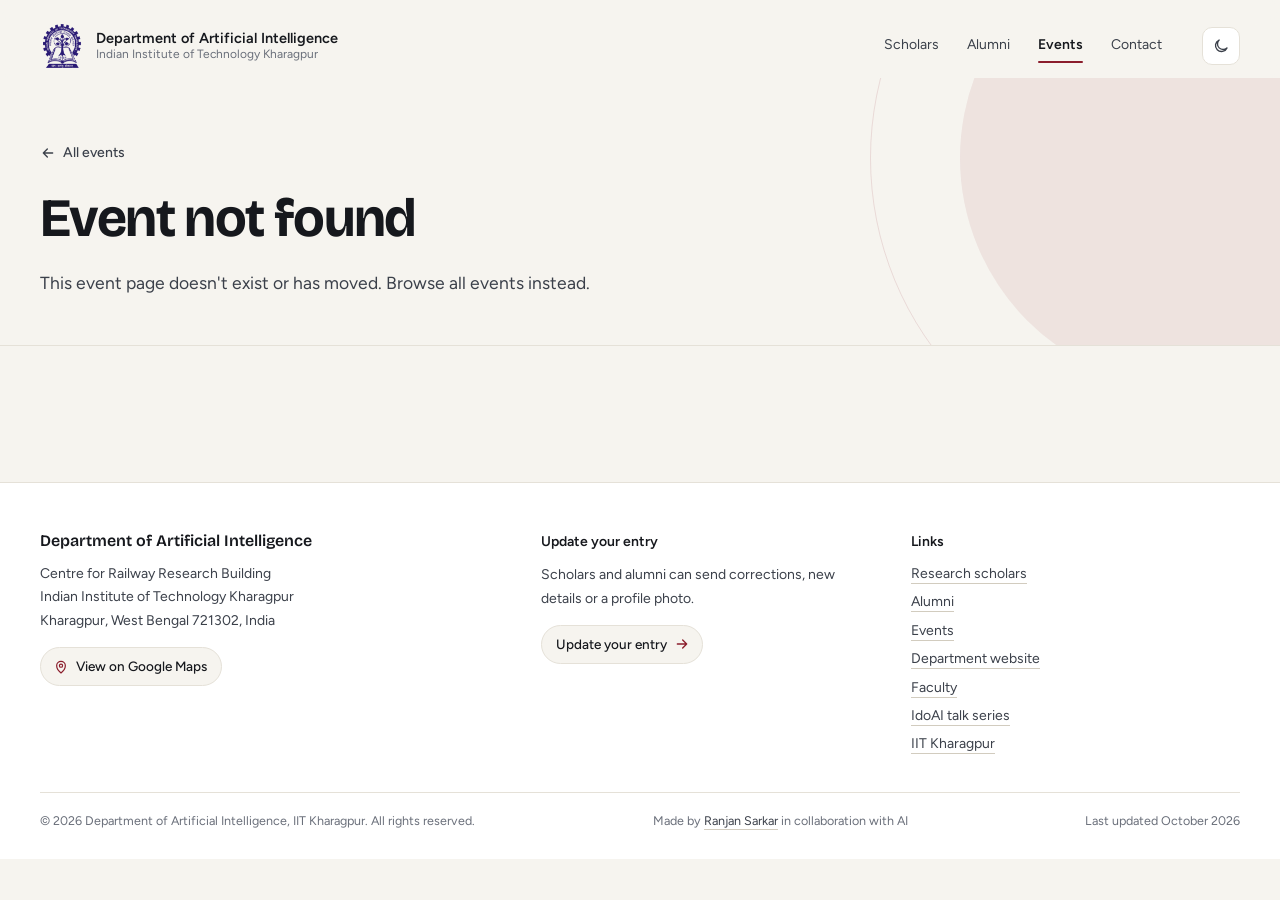
<file: event.html>
<!DOCTYPE html>
<html lang="en">
<head>
  <meta charset="UTF-8" />
  <meta name="viewport" content="width=device-width, initial-scale=1.0" />
  <meta name="description" content="Photos and details of an event of the research scholars of the Department of Artificial Intelligence, IIT Kharagpur." />
  <title>Event · Department of AI, IIT Kharagpur</title>
  <!-- Link previews -->
  <meta property="og:type" content="website" />
  <meta property="og:site_name" content="Department of AI, IIT Kharagpur" />
  <meta property="og:title" content="Events · Department of AI, IIT Kharagpur" />
  <meta property="og:description" content="Photos and details of an event of the research scholars of the Department of Artificial Intelligence, IIT Kharagpur." />
  <meta property="og:image" content="https://rs-ai-iitkgp.github.io/images/og/events.png" />
  <meta property="og:image:width" content="1200" />
  <meta property="og:image:height" content="630" />
  <meta property="og:image:alt" content="Events and activities - Department of AI, IIT Kharagpur" />
  <meta name="twitter:card" content="summary_large_image" />
  <link rel="preconnect" href="https://fonts.googleapis.com" />
  <link rel="preconnect" href="https://fonts.gstatic.com" crossorigin />
  <link href="https://fonts.googleapis.com/css2?family=Bricolage+Grotesque:opsz,wght@12..96,500..800&family=Figtree:wght@400;500;600;700&display=swap" rel="stylesheet" />
  <link rel="stylesheet" href="assets/css/style.css" />
  <script>
    // Apply saved theme before first paint to avoid a flash.
    (function () { try { var t = localStorage.getItem("doai-theme"); if (t) document.documentElement.dataset.theme = t; } catch (e) {} })();
    // Arriving from a page left scrolled (slim header): paint the first frame slim, then ease to full height.
    (function () {
      var root = document.documentElement, key = "doai-hdr-slim";
      try {
        if (sessionStorage.getItem(key)) {
          sessionStorage.removeItem(key);
          root.classList.add("hdr-enter");
          requestAnimationFrame(function () { requestAnimationFrame(function () { root.classList.remove("hdr-enter"); }); });
        }
      } catch (e) {}
      addEventListener("pagehide", function () {
        try { if (scrollY > 8) sessionStorage.setItem(key, "1"); else sessionStorage.removeItem(key); } catch (e) {}
      });
    })();
  </script>
</head>
<body>
  <!-- SVG icon sprite -->
  <svg width="0" height="0" style="position:absolute" aria-hidden="true">
    <symbol id="i-search" viewBox="0 0 24 24"><g fill="none" stroke="currentColor" stroke-width="2" stroke-linecap="round"><circle cx="11" cy="11" r="7"/><path d="m20 20-3.5-3.5"/></g></symbol>
    <symbol id="i-chevron" viewBox="0 0 24 24"><path fill="none" stroke="currentColor" stroke-width="2" stroke-linecap="round" stroke-linejoin="round" d="m6 9 6 6 6-6"/></symbol>
    <symbol id="i-grid" viewBox="0 0 24 24"><g fill="none" stroke="currentColor" stroke-width="1.8"><rect x="4" y="4" width="6.5" height="6.5" rx="1.5"/><rect x="13.5" y="4" width="6.5" height="6.5" rx="1.5"/><rect x="4" y="13.5" width="6.5" height="6.5" rx="1.5"/><rect x="13.5" y="13.5" width="6.5" height="6.5" rx="1.5"/></g></symbol>
    <symbol id="i-list" viewBox="0 0 24 24"><path fill="none" stroke="currentColor" stroke-width="1.8" stroke-linecap="round" d="M4 6h16M4 12h16M4 18h16"/></symbol>
    <symbol id="i-moon" viewBox="0 0 24 24"><path fill="none" stroke="currentColor" stroke-width="1.8" stroke-linejoin="round" d="M20 14.5A8 8 0 1 1 9.5 4a6.5 6.5 0 0 0 10.5 10.5Z"/></symbol>
    <symbol id="i-sun" viewBox="0 0 24 24"><g fill="none" stroke="currentColor" stroke-width="1.8" stroke-linecap="round"><circle cx="12" cy="12" r="4"/><path d="M12 2.5v2M12 19.5v2M2.5 12h2M19.5 12h2M5.3 5.3l1.4 1.4M17.3 17.3l1.4 1.4M5.3 18.7l1.4-1.4M17.3 6.7l1.4-1.4"/></g></symbol>
    <symbol id="i-mail" viewBox="0 0 24 24"><g fill="none" stroke="currentColor" stroke-width="1.8" stroke-linejoin="round"><rect x="3" y="5" width="18" height="14" rx="2"/><path d="m3.5 6.5 8.5 6.5 8.5-6.5"/></g></symbol>
    <symbol id="i-globe" viewBox="0 0 24 24"><g fill="none" stroke="currentColor" stroke-width="1.8"><circle cx="12" cy="12" r="9"/><path d="M3 12h18M12 3c2.5 2.7 3.8 5.7 3.8 9s-1.3 6.3-3.8 9c-2.5-2.7-3.8-5.7-3.8-9S9.5 5.7 12 3Z"/></g></symbol>
    <symbol id="i-scholar" viewBox="0 0 24 24"><g fill="none" stroke="currentColor" stroke-width="1.8" stroke-linejoin="round"><path d="M12 4 2 9.5 12 15l10-5.5L12 4Z"/><path d="M6 11.7V16c0 1.7 2.7 3 6 3s6-1.3 6-3v-4.3"/></g></symbol>
    <symbol id="i-linkedin" viewBox="0 0 24 24"><path fill="currentColor" d="M6.9 8.8H3.8V20h3.1V8.8ZM5.3 3.5a1.8 1.8 0 1 0 0 3.6 1.8 1.8 0 0 0 0-3.6ZM20.2 13.6c0-3-1.6-5-4.3-5-1.4 0-2.4.8-2.8 1.5V8.8H10V20h3.1v-5.9c0-1.6.6-2.8 2-2.8s1.9 1.1 1.9 2.8V20h3.2v-6.4Z"/></symbol>
    <symbol id="i-github" viewBox="0 0 24 24"><path fill="currentColor" d="M12 2.5a9.5 9.5 0 0 0-3 18.5c.5.1.7-.2.7-.5v-1.7c-2.7.6-3.3-1.2-3.3-1.2-.4-1.1-1.1-1.4-1.1-1.4-.9-.6.1-.6.1-.6 1 .1 1.5 1 1.5 1 .9 1.5 2.3 1.1 2.9.8.1-.6.3-1.1.6-1.3-2.1-.2-4.3-1.1-4.3-4.7 0-1 .4-1.9 1-2.6-.1-.2-.4-1.2.1-2.5 0 0 .8-.3 2.6 1a9 9 0 0 1 4.8 0c1.8-1.3 2.6-1 2.6-1 .5 1.3.2 2.3.1 2.5.6.7 1 1.6 1 2.6 0 3.7-2.2 4.5-4.3 4.7.3.3.6.9.6 1.8v2.6c0 .3.2.6.7.5A9.5 9.5 0 0 0 12 2.5Z"/></symbol>
    <symbol id="i-briefcase" viewBox="0 0 24 24"><g fill="none" stroke="currentColor" stroke-width="1.8" stroke-linejoin="round"><rect x="3" y="7" width="18" height="13" rx="2"/><path d="M8.5 7V5.5A1.5 1.5 0 0 1 10 4h4a1.5 1.5 0 0 1 1.5 1.5V7M3 12.5h18"/></g></symbol>
    <symbol id="i-check" viewBox="0 0 24 24"><path fill="none" stroke="currentColor" stroke-width="2.2" stroke-linecap="round" stroke-linejoin="round" d="m5 12.5 4.5 4.5L19 7.5"/></symbol>
    <symbol id="i-mic" viewBox="0 0 24 24"><g fill="none" stroke="currentColor" stroke-width="1.8" stroke-linecap="round" stroke-linejoin="round"><rect x="9" y="3" width="6" height="11" rx="3"/><path d="M5.5 11a6.5 6.5 0 0 0 13 0M12 17.5V21"/></g></symbol>
    <symbol id="i-pin" viewBox="0 0 24 24"><g fill="none" stroke="currentColor" stroke-width="1.8" stroke-linejoin="round"><path d="M12 21s-6.5-5.6-6.5-11a6.5 6.5 0 0 1 13 0c0 5.4-6.5 11-6.5 11Z"/><circle cx="12" cy="10" r="2.4"/></g></symbol>
    <symbol id="i-arrow-left" viewBox="0 0 24 24"><path fill="none" stroke="currentColor" stroke-width="2" stroke-linecap="round" stroke-linejoin="round" d="M19 12H5M11 6l-6 6 6 6"/></symbol>
    <symbol id="i-arrow-right" viewBox="0 0 24 24"><path fill="none" stroke="currentColor" stroke-width="2" stroke-linecap="round" stroke-linejoin="round" d="M5 12h14M13 6l6 6-6 6"/></symbol>
    <symbol id="i-close" viewBox="0 0 24 24"><path fill="none" stroke="currentColor" stroke-width="2" stroke-linecap="round" d="M6 6l12 12M18 6 6 18"/></symbol>
    <symbol id="i-calendar" viewBox="0 0 24 24"><g fill="none" stroke="currentColor" stroke-width="1.8" stroke-linejoin="round"><rect x="3.5" y="5" width="17" height="15.5" rx="2.5"/><path d="M3.5 10h17M8 3v4M16 3v4" stroke-linecap="round"/></g></symbol>
    <symbol id="i-image" viewBox="0 0 24 24"><g fill="none" stroke="currentColor" stroke-width="1.6" stroke-linejoin="round"><rect x="3" y="4.5" width="18" height="15" rx="2.5"/><circle cx="9" cy="10" r="1.8"/><path d="m21 16-5-5-8.5 8.5"/></g></symbol>
    <symbol id="i-play" viewBox="0 0 24 24"><path fill="currentColor" d="M8 5.6v12.8c0 .8.9 1.3 1.6.8l9.6-6.4a1 1 0 0 0 0-1.6L9.6 4.8C8.9 4.3 8 4.8 8 5.6Z"/></symbol>
    <symbol id="i-pause" viewBox="0 0 24 24"><g fill="currentColor"><rect x="6.5" y="5" width="4" height="14" rx="1.2"/><rect x="13.5" y="5" width="4" height="14" rx="1.2"/></g></symbol>
    <symbol id="i-panel" viewBox="0 0 24 24"><g fill="none" stroke="currentColor" stroke-width="1.8" stroke-linejoin="round"><rect x="3" y="4.5" width="18" height="15" rx="2.5"/><path d="M14.5 4.5v15"/></g><g fill="currentColor"><rect x="16.3" y="7.5" width="2.6" height="2.6" rx=".6"/><rect x="16.3" y="11.2" width="2.6" height="2.6" rx=".6"/><rect x="16.3" y="14.9" width="2.6" height="2.6" rx=".6"/></g></symbol>
    <symbol id="i-panel-bottom" viewBox="0 0 24 24"><g fill="none" stroke="currentColor" stroke-width="1.8" stroke-linejoin="round"><rect x="3" y="4.5" width="18" height="15" rx="2.5"/><path d="M3 14h18"/></g><g fill="currentColor"><rect x="6" y="15.6" width="3.4" height="2.4" rx=".6"/><rect x="10.3" y="15.6" width="3.4" height="2.4" rx=".6"/><rect x="14.6" y="15.6" width="3.4" height="2.4" rx=".6"/></g></symbol>
    <symbol id="i-expand" viewBox="0 0 24 24"><path fill="none" stroke="currentColor" stroke-width="1.9" stroke-linecap="round" stroke-linejoin="round" d="M4 9V5.5A1.5 1.5 0 0 1 5.5 4H9M15 4h3.5A1.5 1.5 0 0 1 20 5.5V9M20 15v3.5a1.5 1.5 0 0 1-1.5 1.5H15M9 20H5.5A1.5 1.5 0 0 1 4 18.5V15"/></symbol>
    <symbol id="i-shrink" viewBox="0 0 24 24"><path fill="none" stroke="currentColor" stroke-width="1.9" stroke-linecap="round" stroke-linejoin="round" d="M9 4v3.5A1.5 1.5 0 0 1 7.5 9H4M20 9h-3.5A1.5 1.5 0 0 1 15 7.5V4M15 20v-3.5a1.5 1.5 0 0 1 1.5-1.5H20M4 15h3.5A1.5 1.5 0 0 1 9 16.5V20"/></symbol>
    <symbol id="i-zoom-in" viewBox="0 0 24 24"><g fill="none" stroke="currentColor" stroke-width="1.9" stroke-linecap="round"><circle cx="10.5" cy="10.5" r="6.5"/><path d="m20 20-4.6-4.6M10.5 7.8v5.4M7.8 10.5h5.4"/></g></symbol>
    <symbol id="i-zoom-out" viewBox="0 0 24 24"><g fill="none" stroke="currentColor" stroke-width="1.9" stroke-linecap="round"><circle cx="10.5" cy="10.5" r="6.5"/><path d="m20 20-4.6-4.6M7.8 10.5h5.4"/></g></symbol>
    <symbol id="i-arrow-up" viewBox="0 0 24 24"><path fill="none" stroke="currentColor" stroke-width="2" stroke-linecap="round" stroke-linejoin="round" d="M12 19V5M6 11l6-6 6 6"/></symbol>
    <symbol id="i-empty" viewBox="0 0 48 48"><g fill="none" stroke="currentColor" stroke-width="2.5" stroke-linecap="round"><circle cx="21" cy="21" r="13"/><path d="m31 31 9 9M16 21h10"/></g></symbol>
  </svg>

  <header class="site-header" id="siteHeader">
    <div class="container header-inner">
      <a class="brand" href="index.html" aria-label="Department of Artificial Intelligence, IIT Kharagpur - research scholars">
        <img class="brand-logo logo-light" src="images/logo/iitkgp-emblem.png" alt="" width="44" height="44" />
        <img class="brand-logo logo-dark" src="images/logo/iitkgp-emblem-white.png" alt="" width="44" height="44" />
        <span class="brand-text">
          <span class="brand-name"><span class="long">Department of Artificial Intelligence</span><span class="short">Dept. of AI</span></span>
          <span class="brand-sub">Indian Institute of Technology Kharagpur</span>
        </span>
      </a>
      <!-- Shows the event's title once the page title scrolls away (event.js). -->
      <button class="hdr-event" id="hdrEvent" type="button" tabindex="-1" aria-hidden="true">
        <span class="hdr-event-meta" id="hdrEventMeta"></span>
        <span class="hdr-event-title" id="hdrEventTitle"></span>
      </button>
      <nav class="nav" aria-label="Primary">
        <a href="index.html">Scholars</a>
        <a href="alumni.html">Alumni</a>
        <a href="events.html" aria-current="page">Events</a>
        <a class="nav-contact" href="#contact">Contact</a>
      </nav>
      <button class="icon-btn theme-btn" id="themeBtn" type="button" aria-label="Toggle colour theme" title="Toggle theme">
        <svg class="icon-moon" width="18" height="18"><use href="#i-moon"/></svg>
        <svg class="icon-sun" width="18" height="18"><use href="#i-sun"/></svg>
      </button>
    </div>
    <span class="hdr-progress" id="hdrProgress" aria-hidden="true"></span>
  </header>

  <main id="top">
    <section class="hero ev-hero">
      <div class="container hero-inner" id="eventHead"></div>
    </section>
    <section class="directory container" id="eventMain" aria-label="Photos"></section>
  </main>

  <footer class="site-footer" id="contact">
    <div class="container footer-inner">
      <div>
        <h3>Department of Artificial Intelligence</h3>
        <address>
          Centre for Railway Research Building<br />
          Indian Institute of Technology Kharagpur<br />
          Kharagpur, West Bengal 721302, India
        </address>
        <a class="map-link" href="https://www.google.com/maps/search/?api=1&amp;query=Centre%20for%20Railway%20Research%2C%20IIT%20Kharagpur" target="_blank" rel="noopener">
          <svg width="16" height="16" viewBox="0 0 24 24" aria-hidden="true"><g fill="none" stroke="currentColor" stroke-width="1.8" stroke-linejoin="round"><path d="M12 21s-6.5-5.6-6.5-11a6.5 6.5 0 0 1 13 0c0 5.4-6.5 11-6.5 11Z"/><circle cx="12" cy="10" r="2.4"/></g></svg>
          View on Google Maps
        </a>
      </div>
      <div>
        <h4>Update your entry</h4>
        <p>Scholars and alumni can send corrections, new details or a profile photo.</p>
        <a class="footer-btn" href="update.html">Update your entry <svg width="16" height="16" viewBox="0 0 24 24" aria-hidden="true"><path fill="none" stroke="currentColor" stroke-width="2" stroke-linecap="round" stroke-linejoin="round" d="M5 12h14M13 6l6 6-6 6"/></svg></a>
      </div>
      <div>
        <h4>Links</h4>
        <ul>
          <li><a href="index.html">Research scholars</a></li>
          <li><a href="alumni.html">Alumni</a></li>
          <li><a href="events.html">Events</a></li>
          <li><a href="https://ai.iitkgp.ac.in" target="_blank" rel="noopener">Department website</a></li>
          <li><a href="https://ai.iitkgp.ac.in/pages/people/faculty.html" target="_blank" rel="noopener">Faculty</a></li>
          <li><a href="https://idoai-iitkgp.github.io/" target="_blank" rel="noopener">IdoAI talk series</a></li>
          <li><a href="https://www.iitkgp.ac.in" target="_blank" rel="noopener">IIT Kharagpur</a></li>
        </ul>
      </div>
    </div>
    <div class="container footer-base">
      <span>© <span id="yearNow"></span> Department of Artificial Intelligence, IIT Kharagpur. All rights reserved.</span>
      <span class="credit">Made by <a href="https://ranjan-sarkar.github.io/" target="_blank" rel="noopener">Ranjan Sarkar</a> in collaboration with AI</span>
      <span>Last updated <span id="lastUpdated"></span><span class="visit-count" id="visitCount" hidden></span></span>
    </div>
  </footer>

  <button class="icon-btn to-top" id="toTop" type="button" aria-label="Back to top">
    <svg width="18" height="18" aria-hidden="true"><use href="#i-arrow-up"/></svg>
  </button>

  <div class="lightbox" id="lightbox" role="dialog" aria-modal="true" aria-label="Photo viewer" hidden>
    <div class="lb-stage">
      <figure class="lb-figure"><img id="lbImg" alt="" /><figcaption id="lbCap" hidden></figcaption></figure>
    </div>
    <div class="lb-tools">
      <button class="lb-btn lb-zoom" type="button" aria-label="Zoom in" aria-pressed="false" title="Zoom (double-click, scroll or pinch; drag to move)"><svg class="when-off" width="20" height="20" aria-hidden="true"><use href="#i-zoom-in"/></svg><svg class="when-on" width="20" height="20" aria-hidden="true"><use href="#i-zoom-out"/></svg></button>
      <button class="lb-btn lb-play" type="button" aria-label="Start slideshow" aria-pressed="false" title="Slideshow (Space)"><svg class="when-off" width="20" height="20" aria-hidden="true"><use href="#i-play"/></svg><svg class="when-on" width="20" height="20" aria-hidden="true"><use href="#i-pause"/></svg></button>
      <button class="lb-btn lb-panel-btn" type="button" aria-label="Show gallery panel" aria-pressed="false" aria-controls="lbPanel" title="Gallery panel (G)"><svg class="panel-side" width="21" height="21" aria-hidden="true"><use href="#i-panel"/></svg><svg class="panel-bottom" width="21" height="21" aria-hidden="true"><use href="#i-panel-bottom"/></svg></button>
      <button class="lb-btn lb-fs" type="button" aria-label="Full screen" aria-pressed="false" title="Full screen (F)"><svg class="when-off" width="20" height="20" aria-hidden="true"><use href="#i-expand"/></svg><svg class="when-on" width="20" height="20" aria-hidden="true"><use href="#i-shrink"/></svg></button>
      <button class="lb-btn lb-close" type="button" aria-label="Close" title="Close (Esc)"><svg width="22" height="22" aria-hidden="true"><use href="#i-close"/></svg></button>
    </div>
    <button class="lb-btn lb-prev" type="button" aria-label="Previous photo"><svg width="24" height="24" aria-hidden="true"><use href="#i-arrow-left"/></svg></button>
    <button class="lb-btn lb-next" type="button" aria-label="Next photo"><svg width="24" height="24" aria-hidden="true"><use href="#i-arrow-right"/></svg></button>
    <span class="lb-count" id="lbCount"></span>
    <span class="lb-progress" aria-hidden="true"></span>
    <aside class="lb-panel" id="lbPanel" aria-label="All photos" inert></aside>
  </div>

  <!-- Event data lives in data/events.js - edit that file, not this page. -->
  <script src="data/events.js"></script>
  <script>window.EVENT_PAGE = { lastUpdated: "October 2026" };</script>
  <script src="assets/js/event.js"></script>
  <script src="assets/js/visits.js" defer></script>
</body>
</html>
</file>
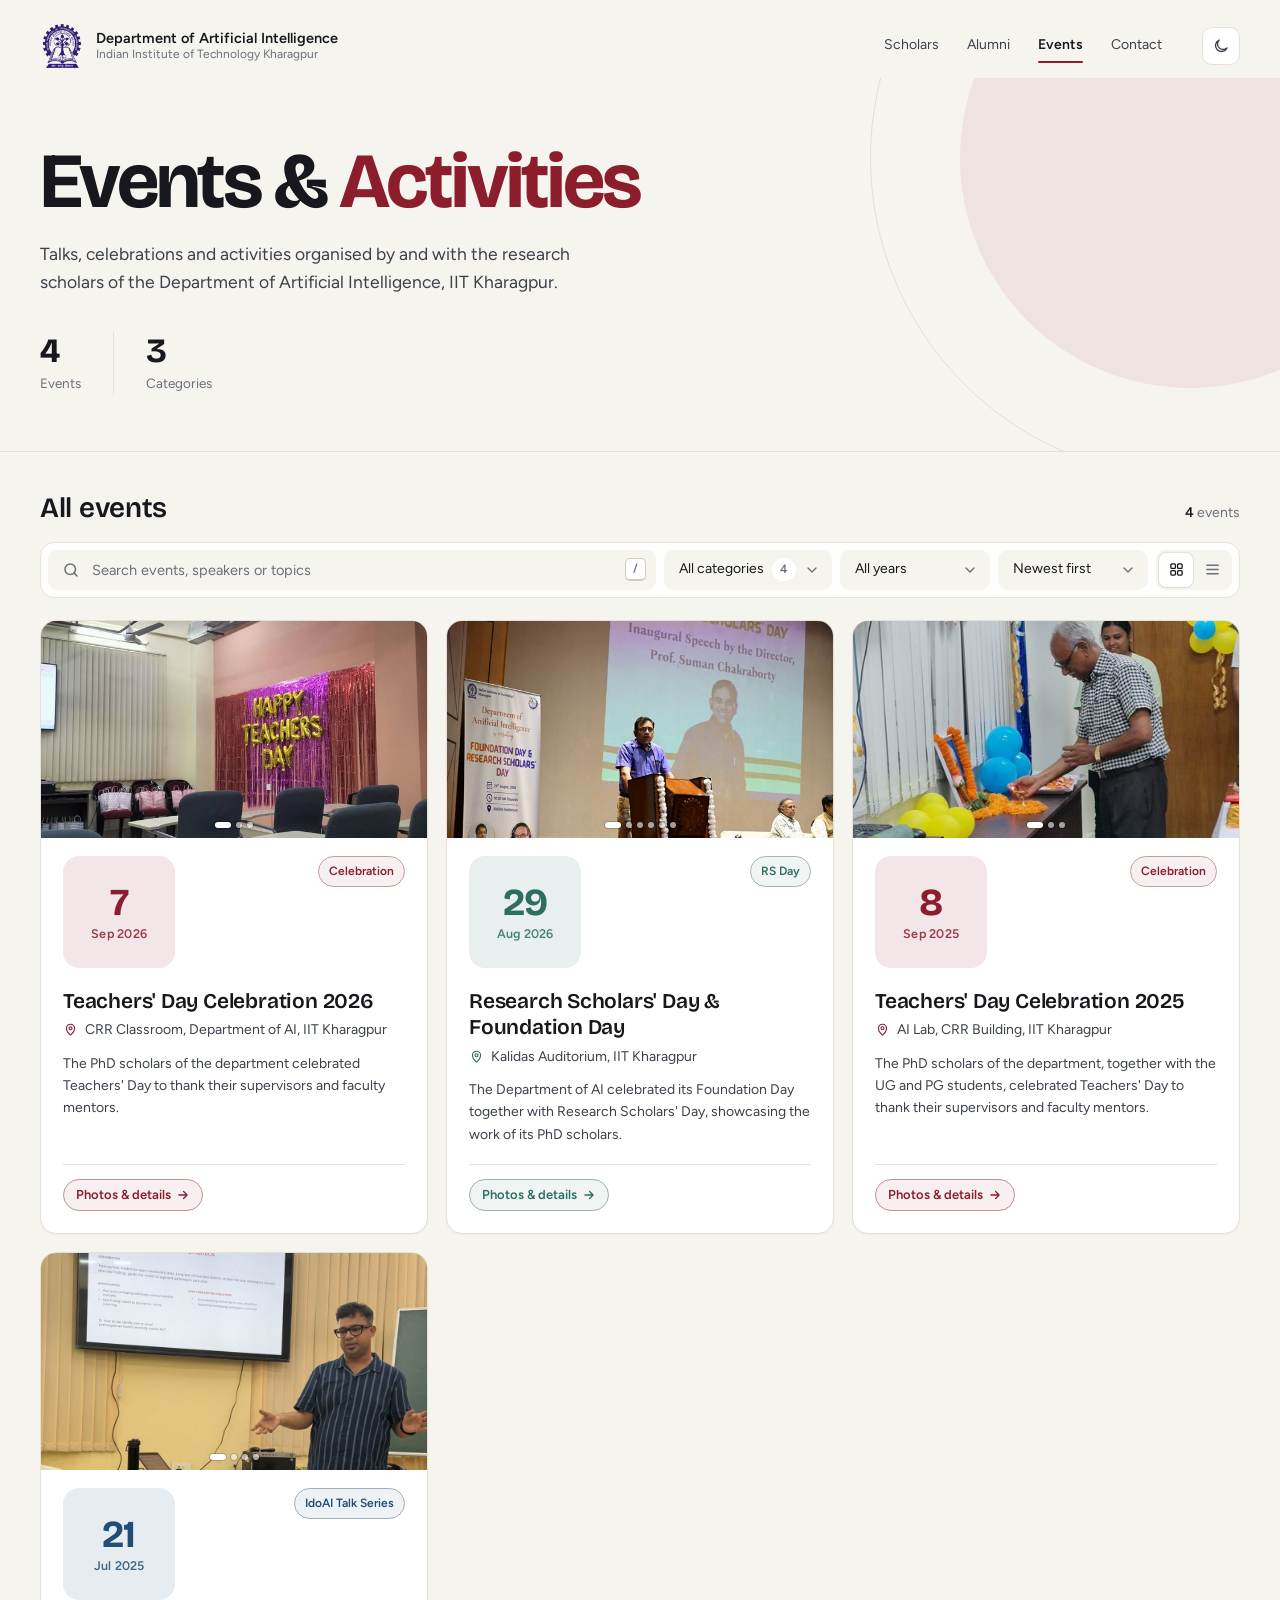
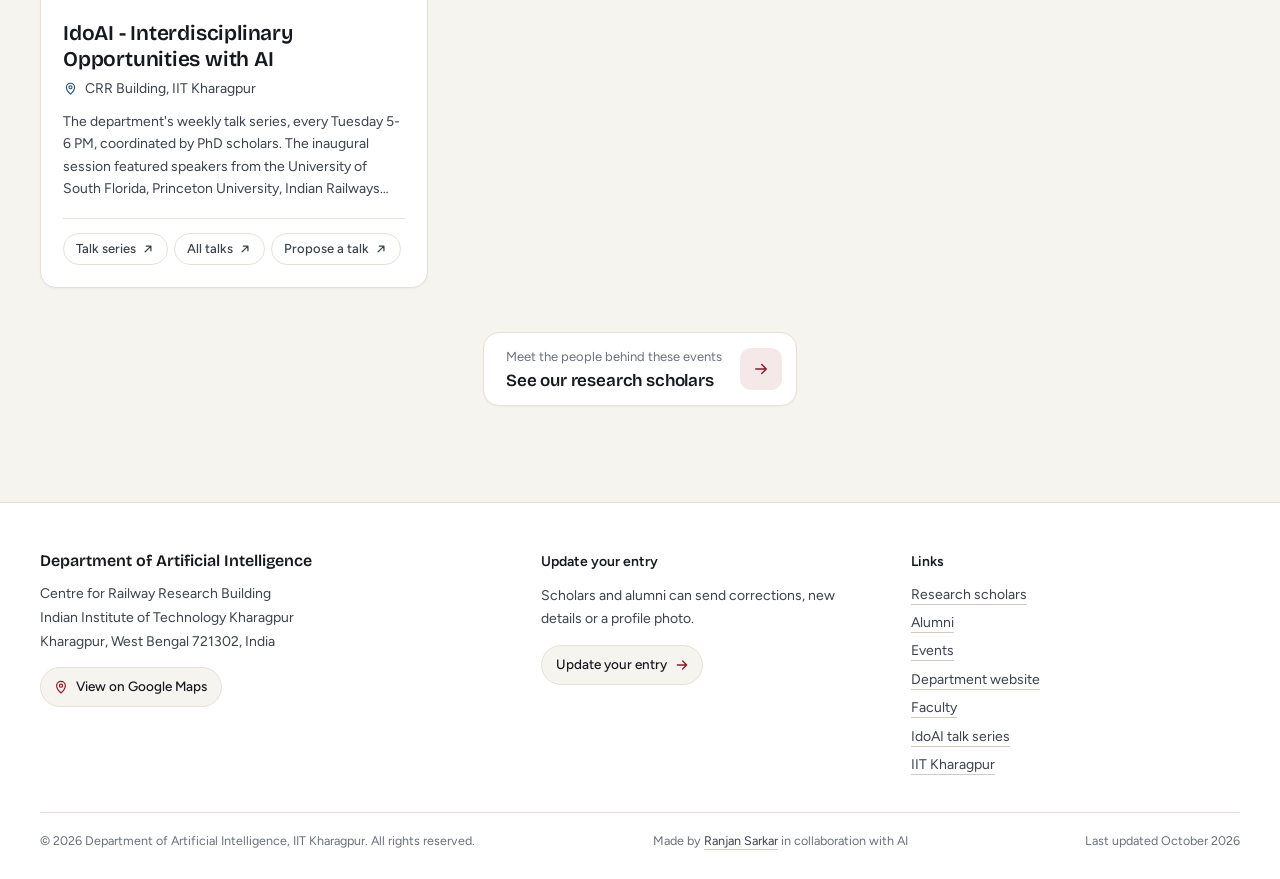
<file: events.html>
<!DOCTYPE html>
<html lang="en">
<head>
  <meta charset="UTF-8" />
  <meta name="viewport" content="width=device-width, initial-scale=1.0" />
  <meta name="description" content="Events and activities of the research scholars of the Department of Artificial Intelligence, IIT Kharagpur." />
  <title>Events · Department of AI, IIT Kharagpur</title>
  <!-- Link previews -->
  <link rel="canonical" href="https://rs-ai-iitkgp.github.io/events.html" />
  <meta property="og:type" content="website" />
  <meta property="og:site_name" content="Department of AI, IIT Kharagpur" />
  <meta property="og:title" content="Events &amp; Activities · Department of AI, IIT Kharagpur" />
  <meta property="og:description" content="Events and activities of the research scholars of the Department of Artificial Intelligence, IIT Kharagpur." />
  <meta property="og:url" content="https://rs-ai-iitkgp.github.io/events.html" />
  <meta property="og:image" content="https://rs-ai-iitkgp.github.io/images/og/events.png" />
  <meta property="og:image:width" content="1200" />
  <meta property="og:image:height" content="630" />
  <meta property="og:image:alt" content="Events and activities - Department of AI, IIT Kharagpur" />
  <meta name="twitter:card" content="summary_large_image" />
  <link rel="preconnect" href="https://fonts.googleapis.com" />
  <link rel="preconnect" href="https://fonts.gstatic.com" crossorigin />
  <link href="https://fonts.googleapis.com/css2?family=Bricolage+Grotesque:opsz,wght@12..96,500..800&family=Figtree:wght@400;500;600;700&display=swap" rel="stylesheet" />
  <link rel="stylesheet" href="assets/css/style.css" />
  <script>
    // Apply saved theme before first paint to avoid a flash.
    (function () { try { var t = localStorage.getItem("doai-theme"); if (t) document.documentElement.dataset.theme = t; } catch (e) {} })();
    // Arriving from a page left scrolled (slim header): paint the first frame slim, then ease to full height.
    (function () {
      var root = document.documentElement, key = "doai-hdr-slim";
      try {
        if (sessionStorage.getItem(key)) {
          sessionStorage.removeItem(key);
          root.classList.add("hdr-enter");
          requestAnimationFrame(function () { requestAnimationFrame(function () { root.classList.remove("hdr-enter"); }); });
        }
      } catch (e) {}
      addEventListener("pagehide", function () {
        try { if (scrollY > 8) sessionStorage.setItem(key, "1"); else sessionStorage.removeItem(key); } catch (e) {}
      });
    })();
  </script>
</head>
<body>
  <!-- SVG icon sprite -->
  <svg width="0" height="0" style="position:absolute" aria-hidden="true">
    <symbol id="i-search" viewBox="0 0 24 24"><g fill="none" stroke="currentColor" stroke-width="2" stroke-linecap="round"><circle cx="11" cy="11" r="7"/><path d="m20 20-3.5-3.5"/></g></symbol>
    <symbol id="i-chevron" viewBox="0 0 24 24"><path fill="none" stroke="currentColor" stroke-width="2" stroke-linecap="round" stroke-linejoin="round" d="m6 9 6 6 6-6"/></symbol>
    <symbol id="i-grid" viewBox="0 0 24 24"><g fill="none" stroke="currentColor" stroke-width="1.8"><rect x="4" y="4" width="6.5" height="6.5" rx="1.5"/><rect x="13.5" y="4" width="6.5" height="6.5" rx="1.5"/><rect x="4" y="13.5" width="6.5" height="6.5" rx="1.5"/><rect x="13.5" y="13.5" width="6.5" height="6.5" rx="1.5"/></g></symbol>
    <symbol id="i-list" viewBox="0 0 24 24"><path fill="none" stroke="currentColor" stroke-width="1.8" stroke-linecap="round" d="M4 6h16M4 12h16M4 18h16"/></symbol>
    <symbol id="i-moon" viewBox="0 0 24 24"><path fill="none" stroke="currentColor" stroke-width="1.8" stroke-linejoin="round" d="M20 14.5A8 8 0 1 1 9.5 4a6.5 6.5 0 0 0 10.5 10.5Z"/></symbol>
    <symbol id="i-sun" viewBox="0 0 24 24"><g fill="none" stroke="currentColor" stroke-width="1.8" stroke-linecap="round"><circle cx="12" cy="12" r="4"/><path d="M12 2.5v2M12 19.5v2M2.5 12h2M19.5 12h2M5.3 5.3l1.4 1.4M17.3 17.3l1.4 1.4M5.3 18.7l1.4-1.4M17.3 6.7l1.4-1.4"/></g></symbol>
    <symbol id="i-mail" viewBox="0 0 24 24"><g fill="none" stroke="currentColor" stroke-width="1.8" stroke-linejoin="round"><rect x="3" y="5" width="18" height="14" rx="2"/><path d="m3.5 6.5 8.5 6.5 8.5-6.5"/></g></symbol>
    <symbol id="i-globe" viewBox="0 0 24 24"><g fill="none" stroke="currentColor" stroke-width="1.8"><circle cx="12" cy="12" r="9"/><path d="M3 12h18M12 3c2.5 2.7 3.8 5.7 3.8 9s-1.3 6.3-3.8 9c-2.5-2.7-3.8-5.7-3.8-9S9.5 5.7 12 3Z"/></g></symbol>
    <symbol id="i-scholar" viewBox="0 0 24 24"><g fill="none" stroke="currentColor" stroke-width="1.8" stroke-linejoin="round"><path d="M12 4 2 9.5 12 15l10-5.5L12 4Z"/><path d="M6 11.7V16c0 1.7 2.7 3 6 3s6-1.3 6-3v-4.3"/></g></symbol>
    <symbol id="i-linkedin" viewBox="0 0 24 24"><path fill="currentColor" d="M6.9 8.8H3.8V20h3.1V8.8ZM5.3 3.5a1.8 1.8 0 1 0 0 3.6 1.8 1.8 0 0 0 0-3.6ZM20.2 13.6c0-3-1.6-5-4.3-5-1.4 0-2.4.8-2.8 1.5V8.8H10V20h3.1v-5.9c0-1.6.6-2.8 2-2.8s1.9 1.1 1.9 2.8V20h3.2v-6.4Z"/></symbol>
    <symbol id="i-github" viewBox="0 0 24 24"><path fill="currentColor" d="M12 2.5a9.5 9.5 0 0 0-3 18.5c.5.1.7-.2.7-.5v-1.7c-2.7.6-3.3-1.2-3.3-1.2-.4-1.1-1.1-1.4-1.1-1.4-.9-.6.1-.6.1-.6 1 .1 1.5 1 1.5 1 .9 1.5 2.3 1.1 2.9.8.1-.6.3-1.1.6-1.3-2.1-.2-4.3-1.1-4.3-4.7 0-1 .4-1.9 1-2.6-.1-.2-.4-1.2.1-2.5 0 0 .8-.3 2.6 1a9 9 0 0 1 4.8 0c1.8-1.3 2.6-1 2.6-1 .5 1.3.2 2.3.1 2.5.6.7 1 1.6 1 2.6 0 3.7-2.2 4.5-4.3 4.7.3.3.6.9.6 1.8v2.6c0 .3.2.6.7.5A9.5 9.5 0 0 0 12 2.5Z"/></symbol>
    <symbol id="i-briefcase" viewBox="0 0 24 24"><g fill="none" stroke="currentColor" stroke-width="1.8" stroke-linejoin="round"><rect x="3" y="7" width="18" height="13" rx="2"/><path d="M8.5 7V5.5A1.5 1.5 0 0 1 10 4h4a1.5 1.5 0 0 1 1.5 1.5V7M3 12.5h18"/></g></symbol>
    <symbol id="i-check" viewBox="0 0 24 24"><path fill="none" stroke="currentColor" stroke-width="2.2" stroke-linecap="round" stroke-linejoin="round" d="m5 12.5 4.5 4.5L19 7.5"/></symbol>
    <symbol id="i-mic" viewBox="0 0 24 24"><g fill="none" stroke="currentColor" stroke-width="1.8" stroke-linecap="round" stroke-linejoin="round"><rect x="9" y="3" width="6" height="11" rx="3"/><path d="M5.5 11a6.5 6.5 0 0 0 13 0M12 17.5V21"/></g></symbol>
    <symbol id="i-pin" viewBox="0 0 24 24"><g fill="none" stroke="currentColor" stroke-width="1.8" stroke-linejoin="round"><path d="M12 21s-6.5-5.6-6.5-11a6.5 6.5 0 0 1 13 0c0 5.4-6.5 11-6.5 11Z"/><circle cx="12" cy="10" r="2.4"/></g></symbol>
    <symbol id="i-arrow-left" viewBox="0 0 24 24"><path fill="none" stroke="currentColor" stroke-width="2" stroke-linecap="round" stroke-linejoin="round" d="M19 12H5M11 6l-6 6 6 6"/></symbol>
    <symbol id="i-arrow-right" viewBox="0 0 24 24"><path fill="none" stroke="currentColor" stroke-width="2" stroke-linecap="round" stroke-linejoin="round" d="M5 12h14M13 6l6 6-6 6"/></symbol>
    <symbol id="i-close" viewBox="0 0 24 24"><path fill="none" stroke="currentColor" stroke-width="2" stroke-linecap="round" d="M6 6l12 12M18 6 6 18"/></symbol>
    <symbol id="i-calendar" viewBox="0 0 24 24"><g fill="none" stroke="currentColor" stroke-width="1.8" stroke-linejoin="round"><rect x="3.5" y="5" width="17" height="15.5" rx="2.5"/><path d="M3.5 10h17M8 3v4M16 3v4" stroke-linecap="round"/></g></symbol>
    <symbol id="i-image" viewBox="0 0 24 24"><g fill="none" stroke="currentColor" stroke-width="1.6" stroke-linejoin="round"><rect x="3" y="4.5" width="18" height="15" rx="2.5"/><circle cx="9" cy="10" r="1.8"/><path d="m21 16-5-5-8.5 8.5"/></g></symbol>
    <symbol id="i-arrow-up" viewBox="0 0 24 24"><path fill="none" stroke="currentColor" stroke-width="2" stroke-linecap="round" stroke-linejoin="round" d="M12 19V5M6 11l6-6 6 6"/></symbol>
    <symbol id="i-empty" viewBox="0 0 48 48"><g fill="none" stroke="currentColor" stroke-width="2.5" stroke-linecap="round"><circle cx="21" cy="21" r="13"/><path d="m31 31 9 9M16 21h10"/></g></symbol>
  </svg>

  <header class="site-header" id="siteHeader">
    <div class="container header-inner">
      <a class="brand" href="index.html" aria-label="Department of Artificial Intelligence, IIT Kharagpur - research scholars">
        <img class="brand-logo logo-light" src="images/logo/iitkgp-emblem.png" alt="" width="44" height="44" />
        <img class="brand-logo logo-dark" src="images/logo/iitkgp-emblem-white.png" alt="" width="44" height="44" />
        <span class="brand-text">
          <span class="brand-name"><span class="long">Department of Artificial Intelligence</span><span class="short">Dept. of AI</span></span>
          <span class="brand-sub">Indian Institute of Technology Kharagpur</span>
        </span>
      </a>
      <nav class="nav" aria-label="Primary">
        <a href="index.html">Scholars</a>
        <a href="alumni.html">Alumni</a>
        <a href="events.html" aria-current="page">Events</a>
        <a class="nav-contact" href="#contact">Contact</a>
      </nav>
      <button class="icon-btn theme-btn" id="themeBtn" type="button" aria-label="Toggle colour theme" title="Toggle theme">
        <svg class="icon-moon" width="18" height="18"><use href="#i-moon"/></svg>
        <svg class="icon-sun" width="18" height="18"><use href="#i-sun"/></svg>
      </button>
    </div>
  </header>

  <main id="top">
    <section class="hero">
      <div class="container hero-inner">
        <h1 class="enter" style="--i:0">Events &amp; <span>Activities</span></h1>
        <p class="lede enter" style="--i:1">
          Talks, celebrations and activities organised by and with the research scholars of the
          Department of Artificial Intelligence, IIT Kharagpur.
        </p>
        <ul class="stats enter" style="--i:2">
          <li><strong data-count="total">0</strong><span>Events</span></li>
          <li><strong data-count="groups">0</strong><span>Categories</span></li>
        </ul>
      </div>
    </section>

    <section class="directory container" id="directory" aria-labelledby="dirTitle">
      <div class="directory-head">
        <h2 id="dirTitle">All events</h2>
        <p class="results"><span id="resultText" aria-live="polite"></span><button class="link-btn" id="clearBtn" type="button" hidden>Clear filters</button></p>
      </div>

      <div id="toolbarSentinel" aria-hidden="true"></div>
      <div id="toolbarSpacer" aria-hidden="true"></div>
      <div class="toolbar" id="toolbar" aria-label="Search and filter">
        <div class="sheet-head">
          <strong>Search &amp; filter</strong>
          <span id="sheetCount"></span>
          <button class="sheet-done" id="sheetDone" type="button">Done</button>
        </div>
        <label class="search">
          <svg width="18" height="18" aria-hidden="true"><use href="#i-search"/></svg>
          <span class="sr-only">Search</span>
          <input id="q" type="search" enterkeyhint="search" placeholder="Search events, speakers or topics" autocomplete="off" spellcheck="false" />
          <button class="search-clear" id="searchClear" type="button" aria-label="Clear search and filters" title="Clear search and filters" hidden><svg width="16" height="16" aria-hidden="true"><use href="#i-close"/></svg></button>
          <kbd aria-hidden="true">/</kbd>
        </label>
        <div class="select">
          <select id="group" aria-label="Category" tabindex="-1" aria-hidden="true"></select>
        </div>
        <div class="select">
          <select id="year" aria-label="Year" tabindex="-1" aria-hidden="true"></select>
        </div>
        <div class="select">
          <select id="sort" aria-label="Sort order" tabindex="-1" aria-hidden="true"></select>
        </div>
        <div class="seg" role="group" aria-label="Layout">
          <button type="button" data-view="grid" aria-pressed="true" title="Grid view"><svg width="17" height="17" aria-hidden="true"><use href="#i-grid"/></svg><span class="sr-only">Grid view</span></button>
          <button type="button" data-view="list" aria-pressed="false" title="List view"><svg width="17" height="17" aria-hidden="true"><use href="#i-list"/></svg><span class="sr-only">List view</span></button>
        </div>
      </div>

      <div class="grid" id="grid"></div>

      <div class="empty" id="empty" hidden>
        <svg width="48" height="48" aria-hidden="true"><use href="#i-empty"/></svg>
        <h3>No matches</h3>
        <p>Nothing matches the current search and filters.</p>
        <button class="link-btn" type="button" data-clear>Clear filters</button>
      </div>

      <a class="crosslink" href="index.html">
        <span class="cl-text"><span class="cl-kicker">Meet the people behind these events</span><span class="cl-title">See our research scholars</span></span>
        <span class="cl-arrow" aria-hidden="true"><svg width="18" height="18"><use href="#i-arrow-right"/></svg></span>
      </a>
    </section>
  </main>

  <footer class="site-footer" id="contact">
    <div class="container footer-inner">
      <div>
        <h3>Department of Artificial Intelligence</h3>
        <address>
          Centre for Railway Research Building<br />
          Indian Institute of Technology Kharagpur<br />
          Kharagpur, West Bengal 721302, India
        </address>
        <a class="map-link" href="https://www.google.com/maps/search/?api=1&amp;query=Centre%20for%20Railway%20Research%2C%20IIT%20Kharagpur" target="_blank" rel="noopener">
          <svg width="16" height="16" viewBox="0 0 24 24" aria-hidden="true"><g fill="none" stroke="currentColor" stroke-width="1.8" stroke-linejoin="round"><path d="M12 21s-6.5-5.6-6.5-11a6.5 6.5 0 0 1 13 0c0 5.4-6.5 11-6.5 11Z"/><circle cx="12" cy="10" r="2.4"/></g></svg>
          View on Google Maps
        </a>
      </div>
      <div>
        <h4>Update your entry</h4>
        <p>Scholars and alumni can send corrections, new details or a profile photo.</p>
        <a class="footer-btn" href="update.html">Update your entry <svg width="16" height="16" viewBox="0 0 24 24" aria-hidden="true"><path fill="none" stroke="currentColor" stroke-width="2" stroke-linecap="round" stroke-linejoin="round" d="M5 12h14M13 6l6 6-6 6"/></svg></a>
      </div>
      <div>
        <h4>Links</h4>
        <ul>
          <li><a href="index.html">Research scholars</a></li>
          <li><a href="alumni.html">Alumni</a></li>
          <li><a href="events.html">Events</a></li>
          <li><a href="https://ai.iitkgp.ac.in" target="_blank" rel="noopener">Department website</a></li>
          <li><a href="https://ai.iitkgp.ac.in/pages/people/faculty.html" target="_blank" rel="noopener">Faculty</a></li>
          <li><a href="https://idoai-iitkgp.github.io/" target="_blank" rel="noopener">IdoAI talk series</a></li>
          <li><a href="https://www.iitkgp.ac.in" target="_blank" rel="noopener">IIT Kharagpur</a></li>
        </ul>
      </div>
    </div>
    <div class="container footer-base">
      <span>© <span id="yearNow"></span> Department of Artificial Intelligence, IIT Kharagpur. All rights reserved.</span>
      <span class="credit">Made by <a href="https://ranjan-sarkar.github.io/" target="_blank" rel="noopener">Ranjan Sarkar</a> in collaboration with AI</span>
      <span>Last updated <span id="lastUpdated"></span><span class="visit-count" id="visitCount" hidden></span></span>
    </div>
  </footer>

  <div class="sheet-backdrop" id="sheetBackdrop" hidden></div>
  <button class="clear-fab" id="clearFab" type="button" aria-label="Clear search and filters">
    <svg width="16" height="16" aria-hidden="true"><use href="#i-close"/></svg><span>Clear</span>
  </button>
  <button class="view-fab" id="viewFab" type="button" aria-label="Switch to list view" title="Switch to list view">
    <svg class="vf-list" width="20" height="20" aria-hidden="true"><use href="#i-list"/></svg>
    <svg class="vf-grid" width="20" height="20" aria-hidden="true"><use href="#i-grid"/></svg>
  </button>
  <button class="search-fab" id="searchFab" type="button" aria-label="Search and filter" aria-controls="toolbar" aria-expanded="false">
    <svg width="22" height="22" aria-hidden="true"><use href="#i-search"/></svg>
    <span class="fab-badge" id="fabBadge" hidden></span>
  </button>

  <button class="icon-btn to-top" id="toTop" type="button" aria-label="Back to top">
    <svg width="18" height="18" aria-hidden="true"><use href="#i-arrow-up"/></svg>
  </button>

  <!-- Data lives in data/events.js - edit that file, not this page. -->
  <script src="data/supervisors.js"></script>
  <script src="data/events.js"></script>
  <script>
    window.DIRECTORY = {
      kind: "event",
      items: window.EVENTS,
      noun: ["event", "events"],
      group: { key: "category", param: "category", all: "All categories", none: "Other" },
      year: { key: "date", label: "", all: "All years" },
      sorts: [
        ["year-desc", "Newest first"],
        ["year-asc", "Oldest first"],
        ["name-asc", "Title: A-Z"],
      ],
      stats: ({ items, groups }) => ({ total: items.length, groups: groups.length }),
      lastUpdated: "October 2026",
    };
  </script>
  <script src="assets/js/directory.js"></script>
  <script src="assets/js/visits.js" defer></script>
</body>
</html>
</file>
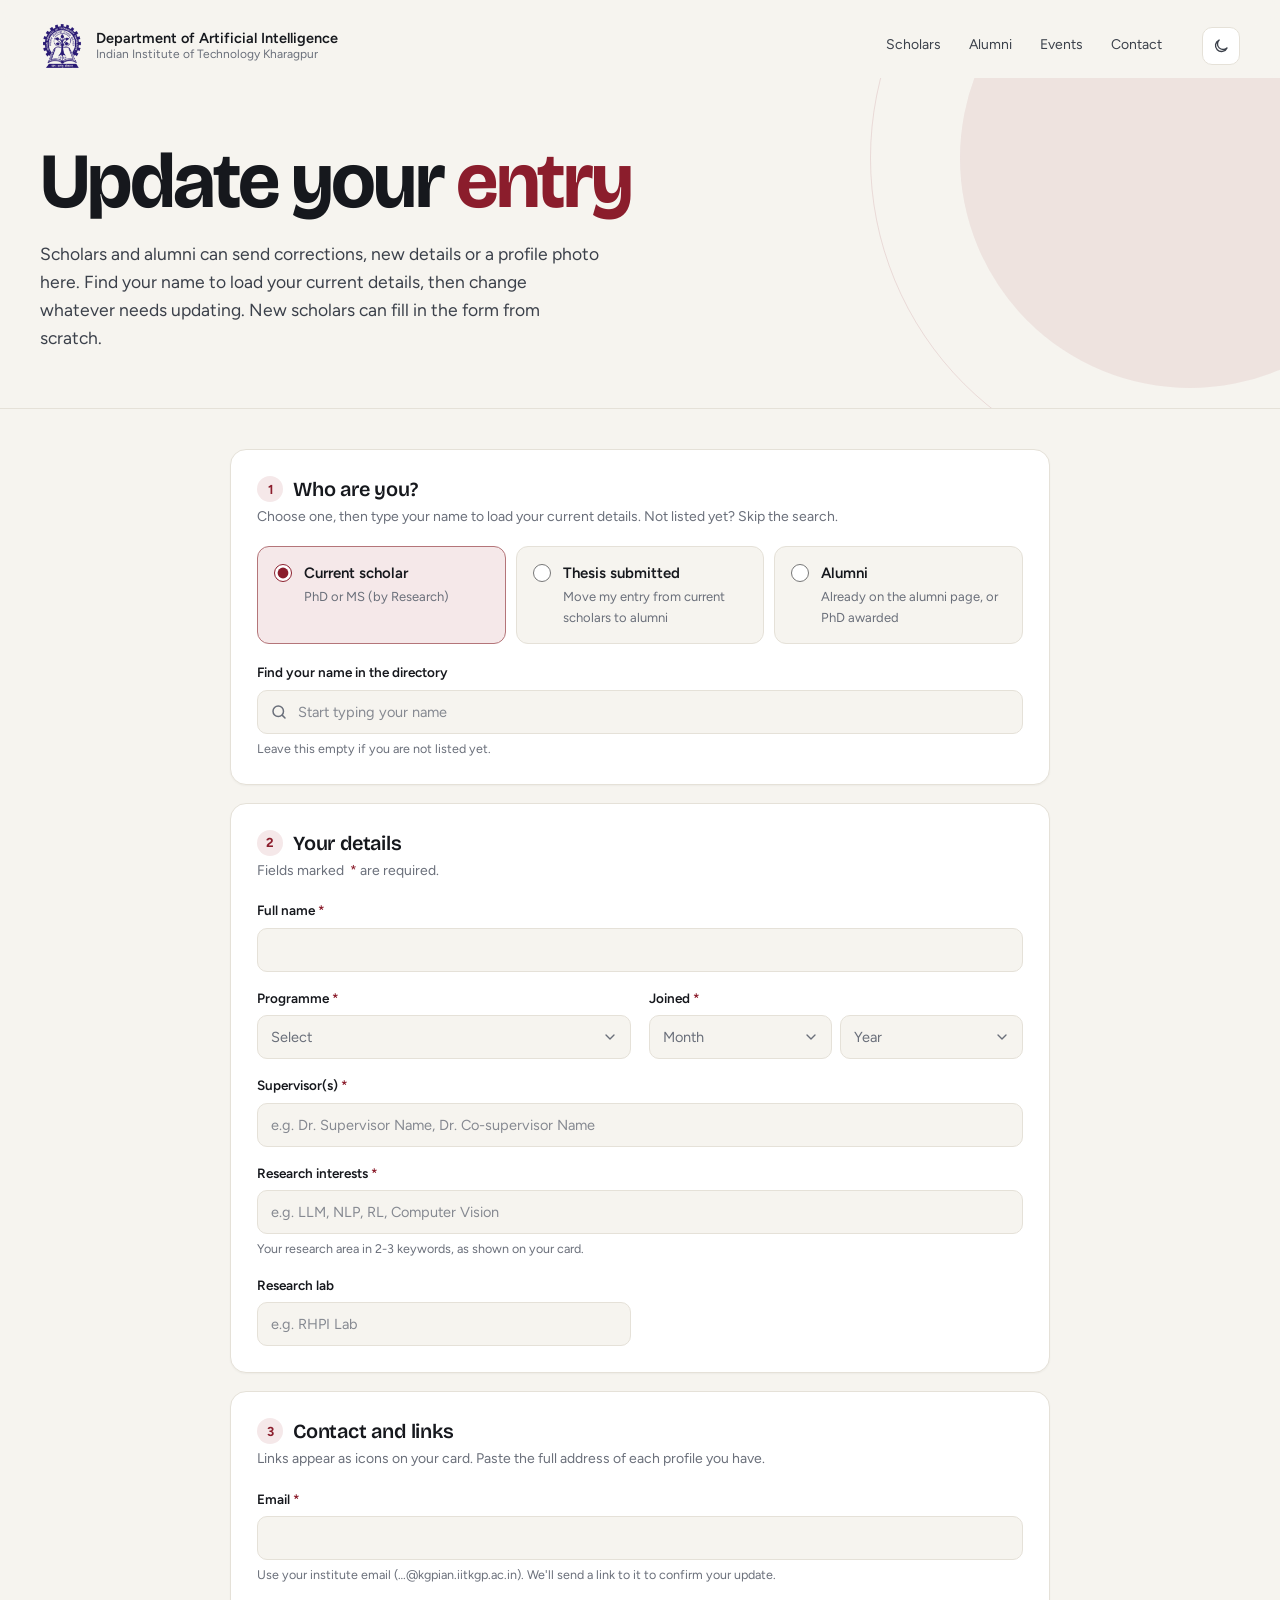
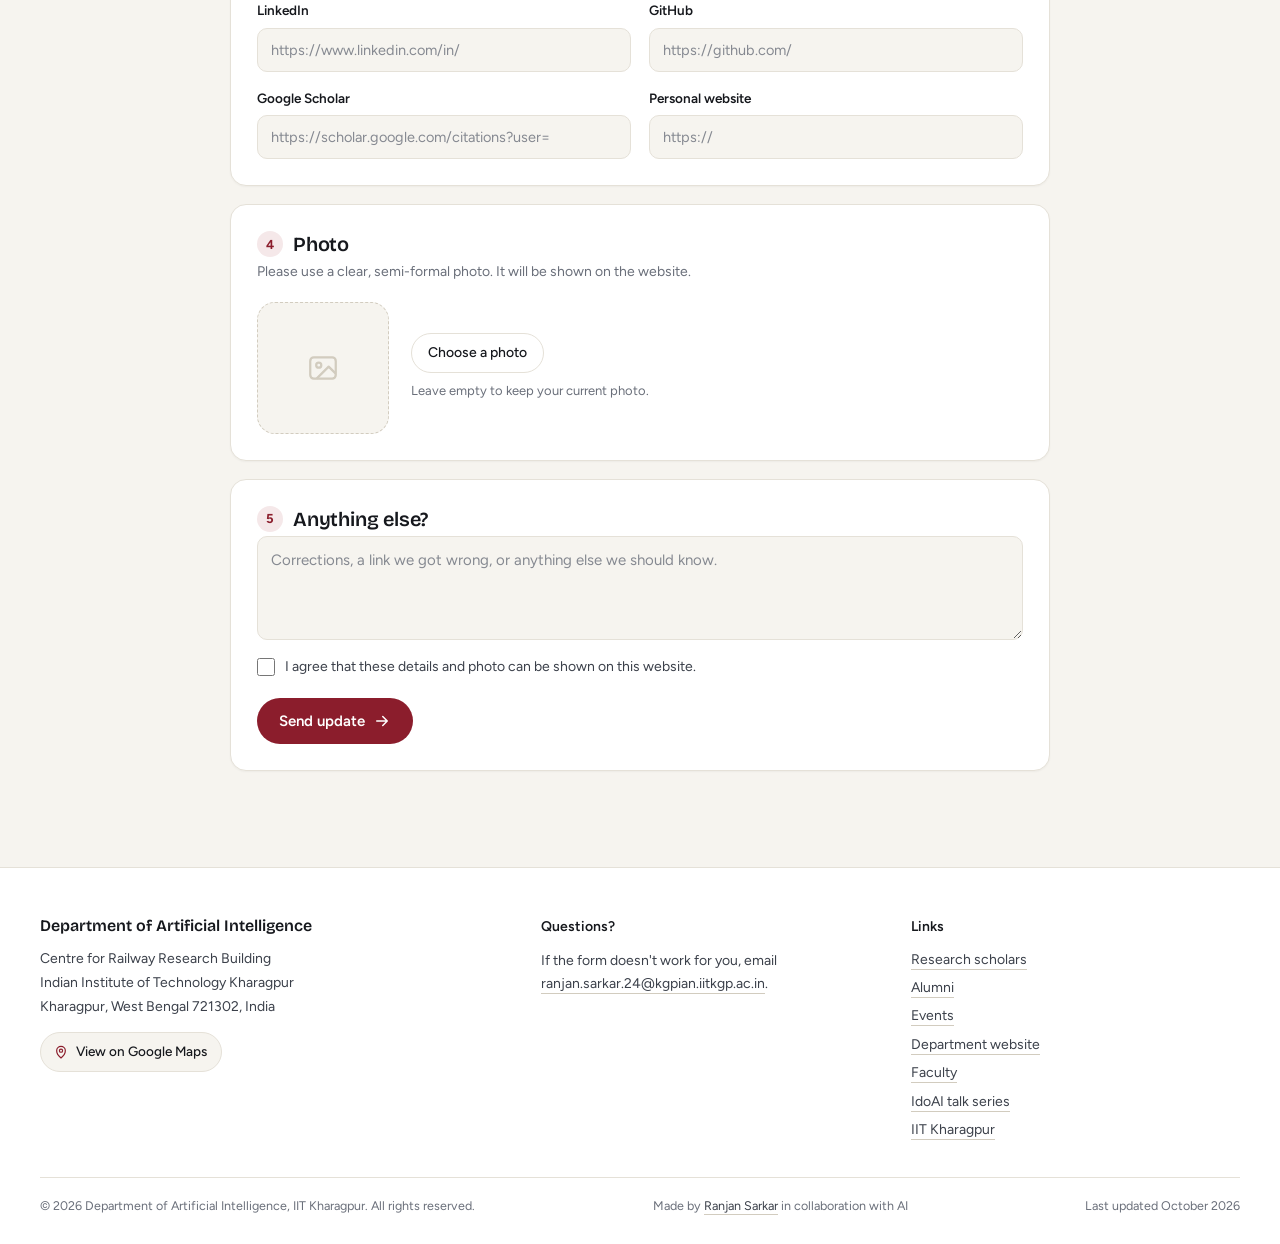
<file: update.html>
<!DOCTYPE html>
<html lang="en">
<head>
  <meta charset="UTF-8" />
  <meta name="viewport" content="width=device-width, initial-scale=1.0" />
  <meta name="description" content="Scholars and alumni of the Department of Artificial Intelligence, IIT Kharagpur can update their directory entry and photo." />
  <meta name="robots" content="noindex" />
  <title>Update your entry · Department of AI, IIT Kharagpur</title>
  <link rel="preconnect" href="https://fonts.googleapis.com" />
  <link rel="preconnect" href="https://fonts.gstatic.com" crossorigin />
  <link href="https://fonts.googleapis.com/css2?family=Bricolage+Grotesque:opsz,wght@12..96,500..800&family=Figtree:wght@400;500;600;700&display=swap" rel="stylesheet" />
  <link rel="stylesheet" href="assets/css/style.css" />
  <script>
    // Apply saved theme before first paint to avoid a flash.
    (function () { try { var t = localStorage.getItem("doai-theme"); if (t) document.documentElement.dataset.theme = t; } catch (e) {} })();
    // Arriving from a page left scrolled (slim header): paint the first frame slim, then ease to full height.
    (function () {
      var root = document.documentElement, key = "doai-hdr-slim";
      try {
        if (sessionStorage.getItem(key)) {
          sessionStorage.removeItem(key);
          root.classList.add("hdr-enter");
          requestAnimationFrame(function () { requestAnimationFrame(function () { root.classList.remove("hdr-enter"); }); });
        }
      } catch (e) {}
      addEventListener("pagehide", function () {
        try { if (scrollY > 8) sessionStorage.setItem(key, "1"); else sessionStorage.removeItem(key); } catch (e) {}
      });
    })();
  </script>
</head>
<body>
  <!-- SVG icon sprite -->
  <svg width="0" height="0" style="position:absolute" aria-hidden="true">
    <symbol id="i-moon" viewBox="0 0 24 24"><path fill="none" stroke="currentColor" stroke-width="1.8" stroke-linejoin="round" d="M20 14.5A8 8 0 1 1 9.5 4a6.5 6.5 0 0 0 10.5 10.5Z"/></symbol>
    <symbol id="i-sun" viewBox="0 0 24 24"><g fill="none" stroke="currentColor" stroke-width="1.8" stroke-linecap="round"><circle cx="12" cy="12" r="4"/><path d="M12 2.5v2M12 19.5v2M2.5 12h2M19.5 12h2M5.3 5.3l1.4 1.4M17.3 17.3l1.4 1.4M5.3 18.7l1.4-1.4M17.3 6.7l1.4-1.4"/></g></symbol>
    <symbol id="i-search" viewBox="0 0 24 24"><g fill="none" stroke="currentColor" stroke-width="2" stroke-linecap="round"><circle cx="11" cy="11" r="7"/><path d="m20 20-3.5-3.5"/></g></symbol>
    <symbol id="i-chevron" viewBox="0 0 24 24"><path fill="none" stroke="currentColor" stroke-width="2" stroke-linecap="round" stroke-linejoin="round" d="m6 9 6 6 6-6"/></symbol>
    <symbol id="i-close" viewBox="0 0 24 24"><path fill="none" stroke="currentColor" stroke-width="2" stroke-linecap="round" d="M6 6l12 12M18 6 6 18"/></symbol>
    <symbol id="i-image" viewBox="0 0 24 24"><g fill="none" stroke="currentColor" stroke-width="1.6" stroke-linejoin="round"><rect x="3" y="4.5" width="18" height="15" rx="2.5"/><circle cx="9" cy="10" r="1.8"/><path d="m21 16-5-5-8.5 8.5"/></g></symbol>
    <symbol id="i-mail" viewBox="0 0 24 24"><g fill="none" stroke="currentColor" stroke-width="1.8" stroke-linejoin="round"><rect x="3" y="5" width="18" height="14" rx="2"/><path d="m3.5 6.5 8.5 6.5 8.5-6.5"/></g></symbol>
    <symbol id="i-check" viewBox="0 0 24 24"><path fill="none" stroke="currentColor" stroke-width="2.2" stroke-linecap="round" stroke-linejoin="round" d="m5 12.5 4.5 4.5L19 7.5"/></symbol>
    <symbol id="i-arrow-left" viewBox="0 0 24 24"><path fill="none" stroke="currentColor" stroke-width="2" stroke-linecap="round" stroke-linejoin="round" d="M19 12H5M11 6l-6 6 6 6"/></symbol>
    <symbol id="i-arrow-right" viewBox="0 0 24 24"><path fill="none" stroke="currentColor" stroke-width="2" stroke-linecap="round" stroke-linejoin="round" d="M5 12h14M13 6l6 6-6 6"/></symbol>
    <symbol id="i-arrow-up" viewBox="0 0 24 24"><path fill="none" stroke="currentColor" stroke-width="2" stroke-linecap="round" stroke-linejoin="round" d="M12 19V5M6 11l6-6 6 6"/></symbol>
  </svg>

  <header class="site-header" id="siteHeader">
    <div class="container header-inner">
      <a class="brand" href="index.html" aria-label="Department of Artificial Intelligence, IIT Kharagpur - research scholars">
        <img class="brand-logo logo-light" src="images/logo/iitkgp-emblem.png" alt="" width="44" height="44" />
        <img class="brand-logo logo-dark" src="images/logo/iitkgp-emblem-white.png" alt="" width="44" height="44" />
        <span class="brand-text">
          <span class="brand-name"><span class="long">Department of Artificial Intelligence</span><span class="short">Dept. of AI</span></span>
          <span class="brand-sub">Indian Institute of Technology Kharagpur</span>
        </span>
      </a>
      <nav class="nav" aria-label="Primary">
        <a href="index.html">Scholars</a>
        <a href="alumni.html">Alumni</a>
        <a href="events.html">Events</a>
        <a class="nav-contact" href="#contact">Contact</a>
      </nav>
      <button class="icon-btn theme-btn" id="themeBtn" type="button" aria-label="Toggle colour theme" title="Toggle theme">
        <svg class="icon-moon" width="18" height="18"><use href="#i-moon"/></svg>
        <svg class="icon-sun" width="18" height="18"><use href="#i-sun"/></svg>
      </button>
    </div>
  </header>

  <main id="top">
    <section class="hero">
      <div class="container hero-inner">
        <h1 class="enter" style="--i:0">Update your <span>entry</span></h1>
        <p class="lede enter" style="--i:1">
          Scholars and alumni can send corrections, new details or a profile photo here.
          Find your name to load your current details, then change whatever needs updating.
          New scholars can fill in the form from scratch.
        </p>
      </div>
    </section>

    <section class="uf-wrap container">
      <form class="uf" id="uf" novalidate>
        <input type="hidden" name="existing" id="existing" />
        <!-- Spam trap: hidden from people, bots fill it in. -->
        <label class="uf-hp" aria-hidden="true">Company <input type="text" name="company" tabindex="-1" autocomplete="off" /></label>

        <div class="uf-card">
          <h2><span class="uf-step">1</span> Who are you?</h2>
          <p class="uf-hint">Choose one, then type your name to load your current details. Not listed yet? Skip the search.</p>
          <div class="uf-choice" role="radiogroup" aria-label="I am a">
            <label class="choice"><input type="radio" name="type" value="scholar" checked /><b>Current scholar</b><span>PhD or MS (by Research)</span></label>
            <label class="choice"><input type="radio" name="type" value="moving" /><b>Thesis submitted</b><span>Move my entry from current scholars to alumni</span></label>
            <label class="choice"><input type="radio" name="type" value="alumni" /><b>Alumni</b><span>Already on the alumni page, or PhD awarded</span></label>
          </div>
          <div class="field uf-find">
            <label for="find">Find your name in the directory</label>
            <div class="select uf-find-box">
              <span class="uf-search">
                <svg width="18" height="18" aria-hidden="true"><use href="#i-search"/></svg>
                <input id="find" type="search" placeholder="Start typing your name" autocomplete="off" spellcheck="false"
                       role="combobox" aria-autocomplete="list" aria-expanded="false" aria-controls="findList" />
              </span>
              <div class="dd-panel" id="findList" role="listbox" aria-label="Matching names"></div>
            </div>
            <small id="findNote">Leave this empty if you are not listed yet.</small>
          </div>
        </div>

        <div class="uf-card">
          <h2><span class="uf-step">2</span> Your details</h2>
          <p class="uf-hint">Fields marked <span class="req"></span> are required.</p>
          <div class="uf-grid">
            <label class="field full">
              <span class="req">Full name</span>
              <input name="name" type="text" required autocomplete="name" maxlength="120" />
            </label>

            <div class="field" data-only="scholar moving">
              <span class="req" id="progLabel">Programme</span>
              <div class="select"><select name="program" required aria-labelledby="progLabel">
                <option value="">Select</option>
                <option>PhD</option>
                <option>PhD (Working Professional)</option>
                <option>MS (by Research)</option>
              </select></div>
            </div>
            <div class="field">
              <span class="req" id="joinedLabel">Joined</span>
              <div class="uf-pair" role="group" aria-labelledby="joinedLabel">
                <div class="select"><select name="joinedMonth" aria-label="Month joined (optional)"><option value="">Month</option></select></div>
                <div class="select"><select name="joinedYear" required aria-label="Year joined"><option value="">Year</option></select></div>
              </div>
            </div>

            <div class="field" data-only="alumni moving">
              <span class="req" id="gradLabel">PhD awarded</span>
              <div class="select"><select name="graduated" required aria-labelledby="gradLabel"><option value="">Select</option><option>Thesis submitted</option></select></div>
            </div>

            <label class="field full">
              <span class="req">Supervisor(s)</span>
              <input name="supervisors" type="text" required maxlength="300" placeholder="e.g. Dr. Supervisor Name, Dr. Co-supervisor Name" />
            </label>
            <label class="field full" data-only="alumni moving">
              <span class="req">PhD thesis title</span>
              <input name="thesis" type="text" required maxlength="400" />
            </label>
            <label class="field full">
              <span class="req">Research interests</span>
              <input name="topic" type="text" required maxlength="300" placeholder="e.g. LLM, NLP, RL, Computer Vision" />
              <small>Your research area in 2-3 keywords, as shown on your card.</small>
            </label>
            <label class="field">
              <span><span data-only="scholar">Research lab</span><span data-only="alumni moving">Research lab (during PhD)</span></span>
              <input name="lab" type="text" maxlength="120" placeholder="e.g. RHPI Lab" />
            </label>

            <label class="field" data-only="alumni moving">
              <span>Current position</span>
              <input name="position" type="text" maxlength="150" placeholder="e.g. Assistant Professor, Postdoc, Research Scientist" />
            </label>
            <label class="field" data-only="alumni moving">
              <span>Organisation</span>
              <input name="organisation" type="text" maxlength="150" placeholder="University, institute or company" />
            </label>
            <div class="field" data-only="alumni moving">
              <span id="sectorLabel">Sector</span>
              <div class="select"><select name="sector" aria-labelledby="sectorLabel">
                <option value="">Select</option>
                <option>Academia</option>
                <option>Industry</option>
                <option>Research Lab</option>
                <option>Government</option>
                <option>Startup</option>
                <option>Other</option>
              </select></div>
            </div>
          </div>
        </div>

        <div class="uf-card">
          <h2><span class="uf-step">3</span> Contact and links</h2>
          <p class="uf-hint">Links appear as icons on your card. Paste the full address of each profile you have.</p>
          <div class="uf-grid">
            <label class="field full">
              <span class="req">Email</span>
              <input name="email" type="email" required autocomplete="email" maxlength="120" />
              <small id="emailHint">Shown on your card.</small>
            </label>
            <label class="field">
              <span>LinkedIn</span>
              <input name="linkedin" type="url" inputmode="url" maxlength="300" placeholder="https://www.linkedin.com/in/" />
            </label>
            <label class="field">
              <span>GitHub</span>
              <input name="github" type="url" inputmode="url" maxlength="300" placeholder="https://github.com/" />
            </label>
            <label class="field">
              <span>Google Scholar</span>
              <input name="scholar" type="url" inputmode="url" maxlength="300" placeholder="https://scholar.google.com/citations?user=" />
            </label>
            <label class="field">
              <span>Personal website</span>
              <input name="website" type="url" inputmode="url" maxlength="300" placeholder="https://" />
            </label>
          </div>
        </div>

        <div class="uf-card">
          <h2><span class="uf-step">4</span> Photo</h2>
          <p class="uf-hint">Please use a clear, semi-formal photo. It will be shown on the website.</p>
          <div class="uf-photo">
            <button class="uf-photo-preview" id="photoPreview" type="button" disabled aria-label="View photo full size">
              <svg width="34" height="34" aria-hidden="true"><use href="#i-image"/></svg>
            </button>
            <div class="uf-photo-side">
              <label class="btn btn-ghost">
                <input class="sr-only" id="photoFile" type="file" accept="image/*" />
                <span id="photoBtnText">Choose a photo</span>
              </label>
              <button class="link-btn" id="photoClear" type="button" hidden>Remove</button>
              <small id="photoNote">Leave empty to keep your current photo.</small>
            </div>
          </div>
        </div>

        <div class="uf-card">
          <h2><span class="uf-step">5</span> Anything else?</h2>
          <label class="field">
            <span class="sr-only">Notes</span>
            <textarea name="notes" maxlength="2000" placeholder="Corrections, a link we got wrong, or anything else we should know."></textarea>
          </label>
          <label class="uf-consent">
            <input type="checkbox" name="consent" value="yes" required />
            <span>I agree that these details and photo can be shown on this website.</span>
          </label>
          <div class="uf-actions">
            <button class="btn" id="submitBtn" type="submit">
              <span class="btn-label">Send update</span>
              <svg width="18" height="18" aria-hidden="true"><use href="#i-arrow-right"/></svg>
            </button>
            <p class="uf-msg" id="ufMsg" role="status" aria-live="polite"></p>
          </div>
        </div>
      </form>

      <div class="uf-card uf-done" id="ufDone" hidden tabindex="-1">
        <span class="uf-done-icon"><svg width="30" height="30" aria-hidden="true"><use href="#i-mail" id="doneIcon"/></svg></span>
        <h2 id="doneTitle">Thank you!</h2>
        <p id="doneText">Your update has been sent.</p>
        <div class="uf-done-links">
          <a class="btn btn-ghost" href="index.html"><svg width="16" height="16" aria-hidden="true"><use href="#i-arrow-left"/></svg> Back to the directory</a>
          <button class="link-btn" id="againBtn" type="button">Send another update</button>
        </div>
      </div>

      <!-- Full-size photo, opened by clicking the photo preview -->
      <dialog class="uf-viewer" id="photoViewer" aria-label="Photo">
        <img alt="" />
        <button class="icon-btn uf-viewer-close" type="button" aria-label="Close"><svg width="18" height="18" aria-hidden="true"><use href="#i-close"/></svg></button>
      </dialog>
    </section>
  </main>

  <footer class="site-footer" id="contact">
    <div class="container footer-inner">
      <div>
        <h3>Department of Artificial Intelligence</h3>
        <address>
          Centre for Railway Research Building<br />
          Indian Institute of Technology Kharagpur<br />
          Kharagpur, West Bengal 721302, India
        </address>
        <a class="map-link" href="https://www.google.com/maps/search/?api=1&amp;query=Centre%20for%20Railway%20Research%2C%20IIT%20Kharagpur" target="_blank" rel="noopener">
          <svg width="16" height="16" viewBox="0 0 24 24" aria-hidden="true"><g fill="none" stroke="currentColor" stroke-width="1.8" stroke-linejoin="round"><path d="M12 21s-6.5-5.6-6.5-11a6.5 6.5 0 0 1 13 0c0 5.4-6.5 11-6.5 11Z"/><circle cx="12" cy="10" r="2.4"/></g></svg>
          View on Google Maps
        </a>
      </div>
      <div>
        <h4>Questions?</h4>
        <p>If the form doesn't work for you, email <a href="mailto:ranjan.sarkar.24@kgpian.iitkgp.ac.in?subject=Scholar%20directory%20update">ranjan.sarkar.24@kgpian.iitkgp.ac.in</a>.</p>
      </div>
      <div>
        <h4>Links</h4>
        <ul>
          <li><a href="index.html">Research scholars</a></li>
          <li><a href="alumni.html">Alumni</a></li>
          <li><a href="events.html">Events</a></li>
          <li><a href="https://ai.iitkgp.ac.in" target="_blank" rel="noopener">Department website</a></li>
          <li><a href="https://ai.iitkgp.ac.in/pages/people/faculty.html" target="_blank" rel="noopener">Faculty</a></li>
          <li><a href="https://idoai-iitkgp.github.io/" target="_blank" rel="noopener">IdoAI talk series</a></li>
          <li><a href="https://www.iitkgp.ac.in" target="_blank" rel="noopener">IIT Kharagpur</a></li>
        </ul>
      </div>
    </div>
    <div class="container footer-base">
      <span>© <span id="yearNow"></span> Department of Artificial Intelligence, IIT Kharagpur. All rights reserved.</span>
      <span class="credit">Made by <a href="https://ranjan-sarkar.github.io/" target="_blank" rel="noopener">Ranjan Sarkar</a> in collaboration with AI</span>
      <span>Last updated <span id="lastUpdated"></span><span class="visit-count" id="visitCount" hidden></span></span>
    </div>
  </footer>

  <button class="icon-btn to-top" id="toTop" type="button" aria-label="Back to top">
    <svg width="18" height="18" aria-hidden="true"><use href="#i-arrow-up"/></svg>
  </button>

  <!-- Names for "Find your name", and the details it loads. -->
  <script src="data/supervisors.js"></script>
  <script src="data/scholars.js"></script>
  <script src="data/alumni.js"></script>
  <script>
    window.UPDATE_PAGE = { lastUpdated: "October 2026" };
  </script>
  <script src="assets/js/update.js"></script>
  <script src="assets/js/visits.js" defer></script>
</body>
</html>
</file>
<file: assets/css/style.css>
/* ------------------------------------------------------------------ */
/* Tokens                                                              */
/* ------------------------------------------------------------------ */
:root {
  --bg: #f6f4ef;
  --surface: #ffffff;
  --surface-2: #faf8f4;
  --ink: #16181d;
  --ink-2: #3b404a;
  --muted: #6a6f7a;
  --line: #e5e1d8;
  --line-strong: #d2ccbf;
  --accent: #8b1d2c;
  --accent-soft: #f5e8e9;
  --on-accent: #ffffff;
  --shadow-sm: 0 1px 2px rgba(22, 24, 29, .04);
  --shadow-md: 0 14px 34px -14px rgba(22, 24, 29, .22), 0 2px 6px rgba(22, 24, 29, .04);

  /* Research-area hues (assigned automatically, alphabetically) */
  --a1: #8b1d2c; --a2: #1f4e79; --a3: #2c6e60; --a4: #9a5b12;
  --a5: #5a3e8c; --a6: #4d6a24; --a7: #983a66; --a8: #3c5a72;

  --display: "Bricolage Grotesque", "Segoe UI", system-ui, sans-serif;
  --sans: "Figtree", system-ui, -apple-system, "Segoe UI", sans-serif;
  --ease: cubic-bezier(.2, .7, .2, 1);
  --header-h: 64px;
  color-scheme: light;
}
@media (prefers-color-scheme: dark) {
  :root:not([data-theme="light"]) {
    --bg: #1d2027; --surface: #262a32; --surface-2: #2d323b; --ink: #eeede8; --ink-2: #cfcfd1;
    --muted: #a3a8b1; --line: #363b45; --line-strong: #474e5a; --accent: #e8909a; --accent-soft: #3a282e;
    --on-accent: #16181d; --shadow-sm: 0 1px 2px rgba(0, 0, 0, .3);
    --shadow-md: 0 18px 40px -16px rgba(0, 0, 0, .7), 0 2px 6px rgba(0, 0, 0, .3);
    --a1: #e3858f; --a2: #82b2e0; --a3: #7cc4b1; --a4: #ddb064;
    --a5: #b69ce4; --a6: #aac77c; --a7: #e491b9; --a8: #9db7cd;
    color-scheme: dark;
  }
}
:root[data-theme="dark"] {
  --bg: #1d2027; --surface: #262a32; --surface-2: #2d323b; --ink: #eeede8; --ink-2: #cfcfd1;
  --muted: #a3a8b1; --line: #363b45; --line-strong: #474e5a; --accent: #e8909a; --accent-soft: #3a282e;
  --on-accent: #16181d; --shadow-sm: 0 1px 2px rgba(0, 0, 0, .3);
  --shadow-md: 0 18px 40px -16px rgba(0, 0, 0, .7), 0 2px 6px rgba(0, 0, 0, .3);
  --a1: #e3858f; --a2: #82b2e0; --a3: #7cc4b1; --a4: #ddb064;
  --a5: #b69ce4; --a6: #aac77c; --a7: #e491b9; --a8: #9db7cd;
  color-scheme: dark;
}

/* ------------------------------------------------------------------ */
/* Base                                                                */
/* ------------------------------------------------------------------ */
*, *::before, *::after { box-sizing: border-box; }
[hidden] { display: none !important; }
html { scroll-behavior: smooth; scroll-padding-top: calc(var(--header-h) + 16px); -webkit-text-size-adjust: 100%; }
body {
  margin: 0;
  background: var(--bg);
  color: var(--ink);
  font: 400 15px/1.6 var(--sans);
  -webkit-font-smoothing: antialiased;
  text-rendering: optimizeLegibility;
  overflow-x: clip; /* safety net: no sideways scrolling */
}
a { color: inherit; }
button, input, select { font: inherit; color: inherit; }
button { cursor: pointer; }
svg { display: block; flex-shrink: 0; }
:focus-visible { outline: 2px solid var(--accent); outline-offset: 2px; border-radius: 6px; }
::selection { background: var(--accent); color: var(--on-accent); }
.sr-only { position: absolute; width: 1px; height: 1px; padding: 0; margin: -1px; overflow: hidden; clip: rect(0 0 0 0); white-space: nowrap; border: 0; }
.container { width: min(1200px, 100% - 48px); margin-inline: auto; }

/* ------------------------------------------------------------------ */
/* Header                                                              */
/* ------------------------------------------------------------------ */
.site-header {
  position: sticky; top: 0; z-index: 30;
  /* Extra room above the bar at the top of the page; once scrolled, the bar slides up over it
     (a transform, so the page below never shifts). */
  --header-pad: 14px;
  height: calc(var(--header-h) + var(--header-pad)); padding-top: var(--header-pad);
  background: color-mix(in srgb, var(--bg) 82%, transparent);
  backdrop-filter: saturate(1.4) blur(14px);
  -webkit-backdrop-filter: saturate(1.4) blur(14px);
  border-bottom: 1px solid transparent;
  transition: border-color .3s ease, box-shadow .3s ease, transform .45s var(--ease);
}
.site-header.scrolled,
.hdr-enter .site-header { border-bottom-color: var(--line); transform: translateY(calc(-1 * var(--header-pad))); }
.header-inner { height: 100%; display: flex; align-items: center; gap: 28px; }
.brand { display: flex; align-items: center; gap: 12px; text-decoration: none; min-width: 0; margin-right: auto; }
.brand-logo { width: 44px; height: 44px; flex-shrink: 0; object-fit: contain; }
.logo-dark { display: none; }
:root[data-theme="dark"] .logo-light { display: none; }
:root[data-theme="dark"] .logo-dark { display: block; }
@media (prefers-color-scheme: dark) {
  :root:not([data-theme="light"]) .logo-light { display: none; }
  :root:not([data-theme="light"]) .logo-dark { display: block; }
}
.brand-text { display: flex; flex-direction: column; min-width: 0; line-height: 1.25; }
.brand-name { font-weight: 600; font-size: 14.5px; white-space: nowrap; overflow: hidden; text-overflow: ellipsis; }
.brand-name .short { display: none; }
.brand-sub { font-size: 12px; color: var(--muted); white-space: nowrap; overflow: hidden; text-overflow: ellipsis; }

/* Event pages: once the page title scrolls away, it takes the brand text's place in the header
   (position and width set by event.js; on narrow screens it also covers the nav while scrolling down). */
.header-inner { position: relative; }
.hdr-event {
  position: absolute; top: 50%; left: var(--hdr-left, 56px); width: var(--hdr-width, 50%);
  display: flex; flex-direction: column; align-items: flex-start; gap: 2px; min-width: 0;
  padding: 0; border: 0; background: none; color: var(--ink); font: inherit; text-align: left; cursor: pointer;
  opacity: 0; visibility: hidden; transform: translateY(calc(-50% + 12px));
  transition: opacity .25s ease, transform .4s var(--ease), visibility 0s linear .4s;
}
.hdr-event-meta {
  display: inline-flex; align-items: center; gap: 6px; max-width: 100%;
  font-size: 12px; line-height: 1.25; color: var(--muted); white-space: nowrap; overflow: hidden; text-overflow: ellipsis;
}
.hdr-event-meta::before { content: ""; flex: none; width: 7px; height: 7px; border-radius: 50%; background: var(--area, var(--accent)); }
.hdr-event-title {
  max-width: 100%; font: 600 15px/1.25 var(--display); letter-spacing: -.005em;
  white-space: nowrap; overflow: hidden; text-overflow: ellipsis; transition: color .2s ease;
}
.hdr-event:hover .hdr-event-title { color: var(--area, var(--accent)); }
.hdr-event:focus-visible { outline: 2px solid var(--area, var(--accent)); outline-offset: 4px; border-radius: 6px; }
.brand-text, .nav { transition: opacity .2s ease, transform .35s var(--ease), visibility 0s linear 0s; }
.site-header.show-event .hdr-event { opacity: 1; visibility: visible; transform: translateY(-50%); transition-delay: 0s; }
.site-header.show-event .brand-text { opacity: 0; transform: translateY(-12px); }
.site-header.show-event.hdr-compact .nav { opacity: 0; visibility: hidden; transform: translateY(-12px); transition-delay: 0s, 0s, .35s; }
/* Reading progress along the header's bottom edge */
.hdr-progress {
  position: absolute; left: 0; right: 0; bottom: -1px; height: 2px; pointer-events: none;
  background: var(--area, var(--accent)); transform: scaleX(var(--p, 0)); transform-origin: left; opacity: 0; transition: opacity .25s ease;
}
.site-header.show-event .hdr-progress { opacity: 1; }
/* Narrow screens: no meta line; the title gets two lines instead */
.hdr-compact .hdr-event-meta { display: none; }
.hdr-compact .hdr-event-title {
  display: -webkit-box; -webkit-box-orient: vertical; -webkit-line-clamp: 2; line-clamp: 2;
  white-space: normal; font-size: 14.5px; line-height: 1.22;
}
.nav { display: flex; gap: 4px; }
.nav a {
  position: relative; padding: 8px 12px; font-size: 14px; color: var(--ink-2); text-decoration: none; border-radius: 8px;
  transition: color .2s ease, background-color .2s ease;
}
.nav a:hover { color: var(--ink); background: color-mix(in srgb, var(--ink) 5%, transparent); }
.nav a[aria-current="page"] { color: var(--ink); font-weight: 600; }
.nav a[aria-current="page"]::after {
  content: ""; position: absolute; left: 12px; right: 12px; bottom: 2px; height: 2px; border-radius: 2px; background: var(--accent);
}
.icon-btn {
  display: grid; place-items: center; width: 38px; height: 38px; padding: 0;
  border: 1px solid var(--line); border-radius: 10px; background: var(--surface); color: var(--ink-2);
  transition: border-color .2s ease, color .2s ease, transform .2s var(--ease);
}
.icon-btn:hover { border-color: var(--line-strong); color: var(--ink); }
.icon-btn:active { transform: scale(.94); }
.theme-btn svg { transition: transform .5s var(--ease); }
.theme-btn:hover svg { transform: rotate(-25deg); }
:root[data-theme="dark"] .icon-moon, :root:not([data-theme="dark"]) .icon-sun { display: none; }
@media (prefers-color-scheme: dark) {
  :root:not([data-theme="light"]) .icon-moon { display: none; }
  :root:not([data-theme="light"]) .icon-sun { display: block; }
}

/* ------------------------------------------------------------------ */
/* Hero                                                                */
/* ------------------------------------------------------------------ */
.hero { position: relative; overflow: hidden; border-bottom: 1px solid var(--line); }
.hero::before, .hero::after { content: ""; position: absolute; border-radius: 50%; pointer-events: none; }
.hero::before {
  width: 460px; height: 460px; right: -140px; top: -150px;
  background: color-mix(in srgb, var(--accent) 8%, transparent);
  animation: drift 16s ease-in-out infinite alternate;
}
.hero::after {
  width: 640px; height: 640px; right: -230px; top: -240px;
  border: 1px solid color-mix(in srgb, var(--accent) 12%, transparent);
  animation: drift 22s ease-in-out infinite alternate-reverse;
}
@keyframes drift { to { transform: translate(-24px, 18px); } }
.hero-inner { position: relative; z-index: 1; padding: 64px 0 56px; }
h1 {
  margin: 0; font-family: var(--display); font-weight: 700; font-optical-sizing: auto;
  font-size: clamp(44px, 6.6vw, 78px); line-height: 1; letter-spacing: -.035em;
}
h1 span { color: var(--accent); }
.lede { max-width: 560px; margin: 20px 0 0; font-size: 17.5px; line-height: 1.6; color: var(--ink-2); }
.stats { display: flex; gap: 0; margin: 36px 0 0; padding: 0; list-style: none; }
.stats li { padding: 0 32px; border-left: 1px solid var(--line); }
.stats li:first-child { padding-left: 0; border-left: 0; }
.stats strong { display: block; font: 700 34px/1.1 var(--display); font-variant-numeric: tabular-nums; letter-spacing: -.03em; }
.stats li > span { display: block; margin-top: 4px; font-size: 13.5px; color: var(--muted); white-space: nowrap; }

/* Entrance motion for hero */
.enter { animation: enter .8s var(--ease) backwards; animation-delay: calc(var(--i, 0) * 90ms + 60ms); }
@keyframes enter { from { opacity: 0; transform: translateY(14px); } }

/* ------------------------------------------------------------------ */
/* Toolbar                                                             */
/* ------------------------------------------------------------------ */
.directory { padding: 40px 0 96px; }
.directory-head { display: flex; justify-content: space-between; align-items: baseline; flex-wrap: wrap; gap: 6px 20px; margin-bottom: 16px; }
.directory-head h2 { margin: 0; font: 600 28px/1.2 var(--display); letter-spacing: -.01em; }
.results { display: flex; align-items: baseline; gap: 14px; margin: 0; font-size: 14px; color: var(--muted); }
.results b { color: var(--ink); font-weight: 600; }

/* Programme tabs (scholars and alumni): All · Regular PhD · MS · Working Professional.
   On narrow screens the row scrolls sideways instead of wrapping. */
.prog-tabs {
  position: relative; display: flex; gap: 4px; width: fit-content; max-width: 100%; margin-bottom: 14px; padding: 4px;
  overflow-x: auto; scrollbar-width: none; overscroll-behavior-x: contain;
  border: 1px solid var(--line); border-radius: 12px; background: var(--surface);
}
.prog-tabs::-webkit-scrollbar { display: none; }
.prog-tabs button {
  display: inline-flex; align-items: center; gap: 8px; flex: none; height: 36px; padding: 0 12px 0 14px;
  border: 0; border-radius: 9px; background: transparent; color: var(--ink-2); font: inherit; font-size: 14px;
  white-space: nowrap; cursor: pointer; transition: background-color .2s ease, color .2s ease;
}
.prog-tabs button:hover { background: var(--bg); color: var(--ink); }
.prog-tabs button[aria-pressed="true"] { background: var(--accent-soft); color: var(--accent); font-weight: 600; }
.prog-tabs button.is-empty:not([aria-pressed="true"]) { color: var(--muted); }
.pt-n {
  min-width: 22px; padding: 1px 7px; border-radius: 999px; background: var(--bg); text-align: center;
  font-size: 12px; font-weight: 600; color: var(--muted); font-variant-numeric: tabular-nums;
}
.prog-tabs button[aria-pressed="true"] .pt-n { background: var(--surface); color: var(--accent); }
.pt-s { display: none; }
/* Phones: short labels (PhD, MS, Working) and tighter tabs so all four fit on one line */
@media (max-width: 600px) {
  .pt-l { display: none; }
  .pt-s { display: inline; }
  .prog-tabs { gap: 2px; }
  .prog-tabs button { flex: 1 0 auto; justify-content: center; gap: 5px; height: 34px; padding: 0 8px; font-size: 13px; }
  .pt-n { min-width: 18px; padding: 1px 5px; font-size: 11px; }
}
@media (max-width: 359px) {
  .prog-tabs { padding: 3px; }
  .prog-tabs button { gap: 4px; padding: 0 5px; font-size: 12px; }
  .pt-n { min-width: 16px; padding: 1px 4px; }
}
/* A soft shadow on the side that has more tabs to scroll to */
@media (max-width: 720px) {
  .prog-tabs {
    width: 100%;
    background:
      linear-gradient(to right, var(--surface) 40%, transparent) left center / 24px 100% no-repeat local,
      linear-gradient(to left, var(--surface) 40%, transparent) right center / 24px 100% no-repeat local,
      radial-gradient(farthest-side at 0 50%, color-mix(in srgb, var(--ink) 16%, transparent), transparent) left center / 12px 100% no-repeat scroll,
      radial-gradient(farthest-side at 100% 50%, color-mix(in srgb, var(--ink) 16%, transparent), transparent) right center / 12px 100% no-repeat scroll,
      var(--surface);
  }
}

/* One-row toolbar: search · filters · sort · layout */
.toolbar {
  position: sticky; top: calc(var(--header-h) + 8px); z-index: 20;
  display: flex; align-items: center; gap: 8px; padding: 7px; margin-bottom: 22px;
  background: color-mix(in srgb, var(--surface) 88%, transparent);
  backdrop-filter: blur(14px); -webkit-backdrop-filter: blur(14px);
  border: 1px solid var(--line); border-radius: 14px;
  transition: box-shadow .3s ease, border-color .3s ease;
}
.toolbar.stuck { box-shadow: var(--shadow-md); border-color: var(--line-strong); }
.search {
  position: relative; flex: 1; display: flex; align-items: center; gap: 10px; min-width: 0;
  height: 40px; padding: 0 9px 0 13px; border: 1px solid transparent; border-radius: 9px; background: var(--bg);
  color: var(--muted); transition: border-color .2s ease, box-shadow .2s ease;
}
.search:focus-within { border-color: var(--accent); box-shadow: 0 0 0 3px color-mix(in srgb, var(--accent) 16%, transparent); }
.search input { flex: 1; min-width: 0; height: 100%; border: 0; outline: 0; background: transparent; color: var(--ink); font-size: 14.5px; }
.search input::placeholder { color: var(--muted); }
.search input::-webkit-search-cancel-button { display: none; }
kbd {
  font: 600 11.5px/1 var(--sans); padding: 4px 7px; border: 1px solid var(--line-strong); border-bottom-width: 2px;
  border-radius: 5px; color: var(--muted); background: var(--surface);
}
.search:focus-within kbd { opacity: 0; }
/* Clears the search and every filter; takes the "/" hint's place while anything is filtered */
.search-clear {
  display: grid; place-items: center; flex: none; width: 28px; height: 28px; margin-right: -3px; padding: 0;
  border: 0; border-radius: 50%; background: transparent; color: var(--muted);
  transition: background-color .2s ease, color .2s ease;
}
.search-clear:hover { background: var(--accent-soft); color: var(--accent); }
.search:has(.search-clear:not([hidden])) kbd { display: none; }
/* Custom dropdowns (the native <select> stays hidden underneath) */
.select { position: relative; min-width: 0; }
.select select { position: absolute; inset: 0; width: 100%; height: 100%; opacity: 0; pointer-events: none; }
.dd-trigger {
  display: flex; align-items: center; gap: 8px; width: 100%; min-width: 150px; max-width: 260px; height: 40px;
  padding: 0 11px 0 14px; border: 1px solid transparent; border-radius: 10px; background: var(--bg);
  color: var(--ink); font-size: 14px; white-space: nowrap; text-align: left;
  transition: border-color .2s ease, box-shadow .2s ease, background-color .2s ease, color .2s ease;
}
.dd-trigger:hover { border-color: var(--line-strong); }
.dd-value { flex: 1; min-width: 0; overflow: hidden; text-overflow: ellipsis; }
.dd-count {
  padding: 2px 8px; border-radius: 999px; background: var(--surface);
  font-size: 12px; font-weight: 600; color: var(--muted); font-variant-numeric: tabular-nums;
}
.dd-trigger > svg { color: var(--muted); transition: transform .3s var(--ease); }
.select.open .dd-trigger { border-color: var(--accent); box-shadow: 0 0 0 3px color-mix(in srgb, var(--accent) 15%, transparent); }
.select.open .dd-trigger > svg { transform: rotate(180deg); }
.select.is-active .dd-trigger { border-color: color-mix(in srgb, var(--accent) 45%, transparent); background: var(--accent-soft); color: var(--accent); font-weight: 500; }
.select.is-active .dd-trigger > svg, .select.is-active .dd-count { color: var(--accent); }

.dd-panel {
  position: absolute; top: calc(100% + 8px); left: 0; z-index: 40;
  width: max-content; min-width: max(100%, 240px); max-width: min(380px, calc(100vw - 32px));
  max-height: min(360px, 60vh); overflow-x: hidden; overflow-y: auto; overscroll-behavior: contain;
  padding: 6px; background: var(--surface); border: 1px solid var(--line); border-radius: 18px;
  box-shadow: 0 28px 56px -20px rgba(22, 24, 29, .30), 0 6px 16px -6px rgba(22, 24, 29, .10);
  scrollbar-width: thin; scrollbar-color: var(--line-strong) transparent;
  /* Closed menus are removed from layout (display: none) so they can never widen the page. */
  display: none; opacity: 0; transform: translateY(-6px) scale(.97); transform-origin: top left;
  transition: opacity .16s ease, transform .22s var(--ease), display .22s allow-discrete;
}
.dd-panel.align-right { left: auto; right: 0; transform-origin: top right; }
.dd-panel.drop-up { top: auto; bottom: calc(100% + 8px); transform-origin: bottom left; }
.dd-panel.drop-up.align-right { transform-origin: bottom right; }
.select.open .dd-panel { display: block; opacity: 1; transform: none; transition: opacity .18s ease, transform .26s var(--ease), display 0s allow-discrete; }
@starting-style {
  .select.open .dd-panel { opacity: 0; transform: translateY(-6px) scale(.97); }
}
:root[data-theme="dark"] .dd-panel { box-shadow: 0 28px 56px -18px rgba(0, 0, 0, .75), 0 6px 16px -6px rgba(0, 0, 0, .4); }
@media (prefers-color-scheme: dark) {
  :root:not([data-theme="light"]) .dd-panel { box-shadow: 0 28px 56px -18px rgba(0, 0, 0, .75), 0 6px 16px -6px rgba(0, 0, 0, .4); }
}
.dd-option {
  display: flex; align-items: center; gap: 10px; padding: 9px 10px 9px 12px; border-radius: 12px;
  font-size: 14px; color: var(--ink-2); white-space: nowrap; cursor: pointer; outline: none;
  transition: background-color .15s ease, color .15s ease;
}
.dd-option:focus { background: var(--bg); color: var(--ink); }
.dd-option[aria-selected="true"] { color: var(--ink); font-weight: 600; }
.dd-option.is-empty { opacity: .5; }
.dd-dot { width: 8px; height: 8px; border-radius: 50%; background: var(--area); flex-shrink: 0; }
.dd-label { flex: 1; min-width: 0; overflow: hidden; text-overflow: ellipsis; }
.dd-n { min-width: 22px; text-align: right; font-size: 12.5px; font-weight: 500; color: var(--muted); font-variant-numeric: tabular-nums; }
.dd-check { color: var(--accent); opacity: 0; transform: scale(.6); transition: opacity .2s ease, transform .25s var(--ease); }
.dd-option[aria-selected="true"] .dd-check { opacity: 1; transform: none; }
.dd-sep { height: 1px; margin: 5px 8px; background: var(--line); }
.seg { display: flex; flex-shrink: 0; padding: 3px; gap: 2px; border-radius: 9px; background: var(--bg); }
.seg button {
  display: grid; place-items: center; width: 34px; height: 34px; padding: 0; border: 0; border-radius: 7px;
  background: transparent; color: var(--muted); transition: background-color .2s ease, color .2s ease;
}
.seg button[aria-pressed="true"] { background: var(--surface); color: var(--ink); box-shadow: var(--shadow-sm), 0 0 0 1px var(--line); }

.link-btn {
  padding: 0; border: 0; background: none; color: var(--accent); font-size: 13.5px; font-weight: 500;
  text-decoration: underline; text-decoration-color: transparent; text-underline-offset: 3px;
  transition: text-decoration-color .2s ease;
}
.link-btn:hover { text-decoration-color: currentColor; }

/* ------------------------------------------------------------------ */
/* Cards (grid view)                                                   */
/* ------------------------------------------------------------------ */
.grid { display: grid; grid-template-columns: repeat(auto-fill, minmax(min(100%, 290px), 1fr)); gap: 18px; }
.card {
  position: relative; overflow: hidden;
  display: grid; grid-template-columns: auto 1fr;
  grid-template-areas: "mono joined" "id id" "topic topic" "sup sup" "links links";
  grid-template-rows: auto auto 1fr auto auto;
  padding: 22px; background: var(--surface); border: 1px solid var(--line); border-radius: 16px;
  box-shadow: var(--shadow-sm);
  transition: transform .35s var(--ease), box-shadow .35s var(--ease), border-color .35s ease, background-color .25s ease;
}
.card::before {
  content: ""; position: absolute; left: 0; right: 0; top: 0; height: 3px; background: var(--area);
  transform: scaleX(0); transform-origin: left; transition: transform .5s var(--ease);
}
.card:hover { transform: translateY(-4px); box-shadow: var(--shadow-md); border-color: color-mix(in srgb, var(--area) 30%, var(--line)); }
.card:hover::before { transform: scaleX(1); }

.c-photo {
  grid-area: mono; position: relative; overflow: hidden; isolation: isolate; display: grid; place-items: center;
  width: 132px; height: 132px; border-radius: 18px;
  background: color-mix(in srgb, var(--area) 11%, var(--surface)); color: var(--area);
  font: 600 42px/1 var(--display); letter-spacing: .01em;
  transition: background-color .35s ease, color .35s ease;
}
.c-photo img {
  position: absolute; inset: 0; width: 100%; height: 100%; object-fit: cover; border-radius: inherit;
  opacity: 0; transform: scale(1.04); transition: opacity .5s ease, transform .6s var(--ease);
}
.c-photo img.loaded { opacity: 1; transform: none; }
/* Initials only: behind a photo the dark fill would bleed through the rounded corners. */
.card:hover .c-photo:not(:has(img.loaded)) { background: var(--area); color: var(--surface); }
.card:hover .c-photo img.loaded { transform: scale(1.05); }
.c-joined {
  grid-area: joined; justify-self: end; align-self: start;
  display: inline-flex; align-items: baseline; gap: 6px; padding: 5px 10px; border: 1px solid var(--line); border-radius: 999px;
  font-size: 12px; color: var(--muted); white-space: nowrap;
}
.c-joined b { font-weight: 600; color: var(--ink); }
/* Narrow cards (phones, or three columns on ~1000px screens): the label beside the photo splits into
   two lines - "Joined" / "Jul 2024" - and event tags wrap, so it never runs into the photo. */
.card { container-type: inline-size; }
.grid:not(.is-list) .card { column-gap: 12px; }
.grid:not(.is-list) .c-joined { min-width: 0; }
@container (max-width: 280px) {
  .grid:not(.is-list) .c-joined {
    flex-direction: column; align-items: center; gap: 1px;
    padding: 6px 10px; border-radius: 12px; line-height: 1.2; text-align: center; white-space: normal;
  }
}
.c-id { grid-area: id; margin-top: 20px; min-width: 0; }
.c-name { margin: 0; font: 600 21px/1.25 var(--display); letter-spacing: -.01em; }
.c-prog {
  display: inline-block; max-width: 100%; margin: 6px 0 0; padding: 2px 9px; border-radius: 999px; font-size: 12px; font-weight: 600;
  line-height: 1.5; white-space: nowrap; overflow: hidden; text-overflow: ellipsis; vertical-align: top;
  color: var(--accent); background: var(--accent-soft); border: 1px solid color-mix(in srgb, var(--accent) 30%, transparent);
}
.grid.is-list .c-prog { margin-top: 3px; }
.c-pos { display: flex; gap: 7px; margin: 6px 0 0; font-size: 14px; line-height: 1.45; color: var(--ink-2); }
.c-pos svg { margin-top: 2px; color: var(--area); }
.c-pos b { font-weight: 600; color: var(--ink); }
.c-topic {
  grid-area: topic; margin: 12px 0 0; font-size: 14px; line-height: 1.6; color: var(--ink-2);
  display: -webkit-box; -webkit-line-clamp: 3; -webkit-box-orient: vertical; overflow: hidden;
}
.c-sup { grid-area: sup; margin-top: 18px; padding-top: 14px; border-top: 1px solid var(--line); font-size: 13.5px; min-width: 0; }
.c-label { display: block; margin-bottom: 2px; font-size: 12.5px; color: var(--muted); }
.sup-link {
  color: inherit; text-decoration: underline; text-decoration-color: var(--line-strong);
  text-underline-offset: 3px; transition: color .2s ease, text-decoration-color .2s ease;
}
.sup-link:hover { color: var(--area); text-decoration-color: currentColor; }
.c-links { grid-area: links; display: flex; gap: 6px; margin-top: 16px; }
.card.no-sup .c-links { margin-top: 18px; padding-top: 14px; border-top: 1px solid var(--line); }
.c-links a, .c-links .c-link-off {
  display: grid; place-items: center; width: 34px; height: 34px; border: 1px solid var(--line); border-radius: 9px;
  color: var(--muted); text-decoration: none;
  transition: color .2s ease, background-color .2s ease, border-color .2s ease, transform .2s var(--ease);
}
.c-links a:hover { color: var(--surface); background: var(--area); border-color: var(--area); transform: translateY(-2px); }
/* Link not added yet ("#" in the data file) */
.c-links .c-link-off { opacity: .3; border-style: dashed; cursor: default; }

/* Link popup: one floating element, placed by directory.js above the hovered link */
.link-tip {
  position: fixed; left: 0; top: 0; z-index: 45;
  display: flex; align-items: center; gap: 8px; max-width: min(360px, calc(100vw - 16px));
  padding: 6px 11px; border-radius: 10px; background: var(--ink); color: var(--bg); box-shadow: var(--shadow-md);
  font: 500 12.5px/1.35 var(--sans); white-space: nowrap;
  opacity: 0; visibility: hidden; pointer-events: none; transform: translateY(4px);
  transition: opacity .15s ease, transform .2s var(--ease), visibility 0s linear .15s;
}
.link-tip.is-below { transform: translateY(-4px); }
.link-tip.show { opacity: 1; visibility: visible; pointer-events: auto; transform: none; transition-delay: 0s; }
.link-tip::after { /* arrow */
  content: ""; position: absolute; left: var(--arrow-x, 50%); top: 100%; width: 9px; height: 9px;
  background: inherit; border-radius: 2px; transform: translate(-50%, -55%) rotate(45deg);
}
.link-tip.is-below::after { top: 0; transform: translate(-50%, -45%) rotate(45deg); }
.link-tip::before { /* invisible bridge over the gap, so the pointer can reach the copy button */
  content: ""; position: absolute; left: 0; right: 0; top: 100%; height: 12px;
}
.link-tip.is-below::before { top: auto; bottom: 100%; }
.link-tip.is-email { padding: 4px 4px 4px 12px; }
.lt-text { overflow: hidden; text-overflow: ellipsis; }
.lt-copy {
  flex: none; display: grid; place-items: center; width: 28px; height: 28px; padding: 0;
  border: 0; border-radius: 7px; background: color-mix(in srgb, var(--bg) 14%, transparent); color: inherit; cursor: pointer;
  transition: background-color .15s ease;
}
.lt-copy:hover { background: color-mix(in srgb, var(--bg) 26%, transparent); }
.lt-copy:focus-visible { outline: 2px solid var(--bg); outline-offset: 1px; }

/* Event cards: highlight photos across the top, sliding left every few seconds (directory.js) */
.card.has-media {
  grid-template-areas: "media media" "mono joined" "id id" "topic topic" "sup sup" "links links";
  grid-template-rows: auto auto auto 1fr auto auto;
}
.card.has-media::before { z-index: 1; }
.c-media {
  grid-area: media; position: relative; display: block; overflow: hidden;
  margin: -22px -22px 18px; aspect-ratio: 16 / 9; background: color-mix(in srgb, var(--area) 10%, var(--surface));
}
.cm-track { display: flex; height: 100%; transition: transform .8s var(--ease); }
.cm-track.no-anim { transition: none; }
/* Asked for explicitly, so the slide keeps moving even with "reduce motion" on (overrides the global rule below). */
.cm-track:not(.no-anim) { transition-duration: .8s !important; }
.cm-track img { display: block; flex: 0 0 100%; width: 100%; height: 100%; object-fit: cover; }
.cm-dots { position: absolute; left: 0; right: 0; bottom: 10px; display: flex; justify-content: center; gap: 5px; pointer-events: none; }
.cm-dot {
  width: 6px; height: 6px; border-radius: 3px; background: rgba(255, 255, 255, .6); box-shadow: 0 0 0 1px rgba(0, 0, 0, .18);
  transition: width .3s var(--ease), background-color .3s ease;
}
.cm-dot.on { width: 16px; background: #fff; }
.grid.is-list .c-media { display: none; }

/* Event cards: calendar-style date tile, category tag, link buttons */
.c-date { flex-direction: column; gap: 4px; text-transform: capitalize; }
.c-date .d-big { font: 700 38px/1 var(--display); letter-spacing: -.02em; }
.c-date .d-small { font: 600 12.5px/1.2 var(--sans); letter-spacing: .02em; opacity: .85; }
.card.is-event .c-photo { display: flex; align-items: center; justify-content: center; width: 112px; height: 112px; border-radius: 16px; }
.grid.is-list .card.is-event .c-photo { width: 72px; height: 72px; border-radius: 12px; }
@media (max-width: 900px) { .grid.is-list .card.is-event .c-photo { width: 60px; height: 60px; } }
.c-tag { color: var(--area); border-color: color-mix(in srgb, var(--area) 35%, var(--line)); background: color-mix(in srgb, var(--area) 7%, transparent); font-weight: 600; }
.card.is-event .c-topic { -webkit-line-clamp: 4; }
.c-links .c-pill {
  width: auto; border-radius: 999px; place-items: initial;
  display: inline-flex; align-items: center; gap: 5px; height: 32px; padding: 0 12px;
  border: 1px solid var(--line); border-radius: 999px; font-size: 13px; font-weight: 500;
  color: var(--ink-2); text-decoration: none; white-space: nowrap;
  transition: color .2s ease, background-color .2s ease, border-color .2s ease, transform .2s var(--ease);
}
/* Pill arrows: nudge forward on hover (diagonal ones up and right) */
.c-pill .pill-arrow { flex: none; transition: transform .3s var(--ease); }
.c-pill:hover .pill-arrow { transform: translateX(2px); }
.c-pill:hover .pill-arrow.is-ext { transform: translate(2px, -2px); }
.c-links .c-pill:hover { color: var(--surface); background: var(--area); border-color: var(--area); transform: translateY(-2px); }
.card.is-event .c-links { flex-wrap: wrap; }
.card.is-event .c-links:empty { display: none; }
.grid.is-list .c-date .d-big { font-size: 22px; }
.grid.is-list .c-date .d-small { font-size: 10.5px; }
.grid.is-list .card.is-event .c-links .c-pill { height: 30px; border-color: var(--line); }

/* Scroll-reveal */
.card.reveal { opacity: 0; }
.card.reveal.in { opacity: 1; animation: rise .7s var(--ease) var(--d, 0ms) backwards; }
@keyframes sheet-in { from { opacity: 0; transform: translateY(-18px) scale(.98); } }
@keyframes sheet-out { to { opacity: 0; transform: translateY(-14px) scale(.98); } }
@keyframes rise { from { opacity: 0; transform: translateY(18px); } }

/* ------------------------------------------------------------------ */
/* Cards (list view)                                                   */
/* ------------------------------------------------------------------ */
.grid.is-list {
  grid-template-columns: 1fr; gap: 1px; background: var(--line);
  border: 1px solid var(--line); border-radius: 14px; overflow: hidden;
}
.grid.is-list .card {
  /* Fixed widths for badge/link columns keep every row's columns aligned. */
  grid-template-columns: 88px minmax(180px, 1.1fr) minmax(0, 1.5fr) minmax(150px, 1fr) 124px 180px;
  grid-template-areas: "mono id topic sup joined links"; grid-template-rows: auto;
  align-items: center; column-gap: 22px; padding: 16px 20px; border: 0; border-radius: 0; box-shadow: none;
}
.grid.is-list .card::before { right: auto; bottom: 0; width: 3px; height: auto; transform: scaleY(0); transform-origin: top; }
.grid.is-list .card:hover { transform: none; box-shadow: none; background: var(--surface-2); }
.grid.is-list .card:hover::before { transform: scaleY(1); }
.grid.is-list .c-photo { width: 88px; height: 88px; border-radius: 14px; font-size: 26px; }
.grid.is-list .c-id, .grid.is-list .c-topic, .grid.is-list .c-sup, .grid.is-list .c-links { margin: 0; }
.grid.is-list .c-name { font-size: 17px; }
.grid.is-list .c-topic { -webkit-line-clamp: 2; font-size: 13.5px; }
.grid.is-list .c-sup { padding: 0; border: 0; font-size: 13px; }
.grid.is-list .c-joined { justify-self: start; align-self: center; }
.grid.is-list .c-links a, .grid.is-list .c-links .c-link-off { width: 30px; height: 30px; border-color: transparent; }
.grid.is-list .card.no-sup .c-links { padding-top: 0; border-top: 0; }

/* Empty state */
.empty { padding: 64px 24px; text-align: center; border: 1px dashed var(--line-strong); border-radius: 16px; color: var(--muted); }
.empty svg { margin: 0 auto 14px; color: var(--line-strong); }
.empty h3 { margin: 0 0 4px; font: 600 19px/1.3 var(--display); color: var(--ink); }
.empty p { margin: 0 0 14px; font-size: 14px; }
/* "See our alumni / research scholars" link at the end of a directory */
.crosslink {
  display: flex; align-items: center; gap: 18px; width: fit-content; max-width: 100%; margin: 44px auto 0;
  padding: 14px 14px 14px 22px; border: 1px solid var(--line); border-radius: 16px; /* same as the cards */
  background: var(--surface); box-shadow: var(--shadow-sm); color: inherit; text-decoration: none;
  transition: border-color .25s ease, box-shadow .3s var(--ease), transform .3s var(--ease);
}
.cl-text { display: flex; flex-direction: column; gap: 2px; min-width: 0; }
.cl-kicker { font-size: 13px; color: var(--muted); }
.cl-title { font: 600 17px/1.25 var(--display); letter-spacing: -.01em; color: var(--ink); transition: color .2s ease; }
.cl-arrow {
  flex: none; display: grid; place-items: center; width: 42px; height: 42px; border-radius: 11px;
  background: var(--accent-soft); color: var(--accent);
  transition: background-color .25s ease, color .25s ease;
}
.cl-arrow svg { transition: transform .35s var(--ease); }
.crosslink:hover { border-color: color-mix(in srgb, var(--accent) 45%, var(--line)); box-shadow: var(--shadow-md); transform: translateY(-2px); }
.crosslink:hover .cl-title { color: var(--accent); }
.crosslink:hover .cl-arrow { background: var(--accent); color: var(--on-accent); }
.crosslink:hover .cl-arrow svg { transform: translateX(3px); }
.crosslink:focus-visible { outline: 2px solid var(--accent); outline-offset: 3px; }

/* ------------------------------------------------------------------ */
/* Footer                                                              */
/* ------------------------------------------------------------------ */
.site-footer { border-top: 1px solid var(--line); background: var(--surface); }
.footer-inner { display: grid; grid-template-columns: 1.4fr 1fr 1fr; gap: 40px; padding: 48px 0 36px; }
.site-footer h3 { margin: 0 0 10px; font: 600 16px/1.3 var(--display); }
.site-footer h4 { margin: 0 0 10px; font-size: 14px; font-weight: 600; color: var(--ink); }
.site-footer p, .site-footer address { margin: 0; font-size: 14px; font-style: normal; color: var(--ink-2); line-height: 1.7; }
.site-footer ul { list-style: none; margin: 0; padding: 0; display: grid; gap: 6px; font-size: 14px; }
/* Footer links: faint resting underline; on hover an accent line sweeps in from the left (also across wrapped lines). */
.site-footer a:not(.map-link, .footer-btn) {
  color: var(--ink-2); text-decoration: none; padding-bottom: 2px;
  background: linear-gradient(currentColor, currentColor) 0 100% / 0 1.5px no-repeat,
              linear-gradient(var(--line-strong), var(--line-strong)) 0 100% / 100% 1px no-repeat;
  transition: color .2s ease, background-size .4s var(--ease);
}
.site-footer a:not(.map-link, .footer-btn):hover, .site-footer a:not(.map-link, .footer-btn):focus-visible { color: var(--accent); background-size: 100% 1.5px, 100% 1px; }
/* Pill buttons: "View on Google Maps", "Update your entry" (arrow slides right on hover) */
.site-footer .map-link, .site-footer .footer-btn {
  display: inline-flex; align-items: center; gap: 7px; margin-top: 14px; padding: 8px 14px 8px 12px;
  border: 1px solid var(--line); border-radius: 999px; background: var(--bg);
  font-size: 13.5px; font-weight: 500; color: var(--ink); text-decoration: none;
  transition: border-color .2s ease, color .2s ease, background-color .2s ease, transform .2s var(--ease);
}
.site-footer .footer-btn { padding: 8px 12px 8px 14px; }
.site-footer .map-link svg, .site-footer .footer-btn svg { color: var(--accent); transition: transform .3s var(--ease); }
.site-footer .map-link:hover, .site-footer .footer-btn:hover { border-color: var(--accent); color: var(--accent); background: var(--accent-soft); }
.site-footer .map-link:hover svg { transform: translateY(-2px); }
.site-footer .footer-btn:hover svg { transform: translateX(3px); }
.footer-base { display: flex; justify-content: space-between; gap: 16px; flex-wrap: wrap; padding: 18px 0 28px; border-top: 1px solid var(--line); font-size: 12.5px; color: var(--muted); }

/* Phones: floating search button + search panel */
.sheet-head { display: none; }
.search-fab { display: none; }
.view-fab { display: none; }
.clear-fab { display: none; }
@keyframes swap-in { from { opacity: 0; } }
.grid.swap { animation: swap-in .25s ease-out; } /* filtering, sorting, grid ↔ list: a plain fade */
.sheet-backdrop {
  position: fixed; inset: 0; z-index: 55; background: rgba(12, 14, 18, .42);
  -webkit-backdrop-filter: blur(2px); backdrop-filter: blur(2px);
  opacity: 0; transition: opacity .25s ease;
}
.sheet-backdrop.show { opacity: 1; }
html.sheet-open { overflow: hidden; }

.to-top {
  position: fixed; right: 20px; bottom: 20px; z-index: 25; box-shadow: var(--shadow-md);
  opacity: 0; transform: translateY(10px); pointer-events: none; transition: opacity .3s ease, transform .3s var(--ease);
}
.to-top.show { opacity: 1; transform: none; pointer-events: auto; }

/* Theme switch: smooth colour fade (no page snapshot) */
html.theme-anim *, html.theme-anim *::before, html.theme-anim *::after {
  transition: background-color .35s ease, color .35s ease, border-color .35s ease,
              box-shadow .35s ease, fill .35s ease, stroke .35s ease !important;
}

/* ------------------------------------------------------------------ */
/* Responsive                                                          */
/* ------------------------------------------------------------------ */
@media (max-width: 1020px) {
  .grid.is-list .card {
    grid-template-columns: 88px minmax(0, 1fr) minmax(0, 1fr) 180px;
    grid-template-areas: "mono id sup joined" ". topic topic links";
    row-gap: 8px;
  }
}
@media (max-width: 900px) {
  .nav-contact { display: none; }
  .header-inner { gap: 14px; }
  .footer-inner { grid-template-columns: 1fr 1fr; }
  .footer-inner > :first-child { grid-column: 1 / -1; }
}
@media (max-width: 720px) {
  .site-header { --header-pad: 8px; }
  .footer-base { padding-bottom: calc(96px + env(safe-area-inset-bottom)); } /* room for the floating buttons */
  /* Own stacking layer so dropdowns sit above the cards. */
  .toolbar { position: relative; top: auto; z-index: 25; flex-wrap: wrap; }
  .toolbar.as-sheet {
    position: fixed; top: calc(10px + env(safe-area-inset-top)); left: 10px; right: 10px; z-index: 60;
    margin: 0; padding: 14px; gap: 10px; border-radius: 20px;
    background: var(--surface); border-color: var(--line);
    -webkit-backdrop-filter: none; backdrop-filter: none;
    box-shadow: 0 30px 60px -18px rgba(0, 0, 0, .4), 0 6px 18px -6px rgba(0, 0, 0, .15);
    animation: sheet-in .34s var(--ease);
  }
  .toolbar.as-sheet.closing { animation: sheet-out .2s ease forwards; }
  .toolbar.as-sheet .sheet-head { display: flex; align-items: center; gap: 10px; width: 100%; }
  .sheet-head strong { font: 600 17px/1.2 var(--display); }
  .sheet-head span { flex: 1; font-size: 13px; color: var(--muted); }
  .sheet-done {
    padding: 8px 16px; border: 0; border-radius: 999px; background: var(--ink); color: var(--bg);
    font-size: 13.5px; font-weight: 600; transition: transform .2s var(--ease);
  }
  .sheet-done:active { transform: scale(.95); }

  .search-fab {
    position: fixed; right: 18px; bottom: calc(18px + env(safe-area-inset-bottom)); z-index: 50;
    display: grid; place-items: center; width: 56px; height: 56px; padding: 0; border: 0; border-radius: 50%;
    background: var(--accent); color: var(--on-accent);
    box-shadow: 0 16px 32px -12px color-mix(in srgb, var(--accent) 70%, transparent), 0 4px 12px rgba(0, 0, 0, .14);
    opacity: 0; transform: translateY(18px) scale(.85); pointer-events: none;
    transition: opacity .25s ease, transform .35s var(--ease);
  }
  .search-fab.show { opacity: 1; transform: none; pointer-events: auto; }
  /* Grid/list toggle, sits left of the search button */
  .view-fab {
    position: fixed; right: calc(18px + 56px + 12px); bottom: calc(24px + env(safe-area-inset-bottom)); z-index: 50;
    display: grid; place-items: center; width: 44px; height: 44px; padding: 0; border-radius: 50%;
    border: 1px solid var(--line); background: var(--surface); color: var(--ink);
    box-shadow: 0 12px 26px -12px rgba(0, 0, 0, .35), 0 3px 8px rgba(0, 0, 0, .08);
    opacity: 0; transform: translateY(18px) scale(.85); pointer-events: none;
    transition: opacity .25s ease .04s, transform .35s var(--ease) .04s;
  }
  .view-fab.show { opacity: 1; transform: none; pointer-events: auto; }
  .view-fab:active { transform: scale(.92); }
  /* Clear search and filters, left of the grid/list toggle; only while something is filtered */
  .clear-fab {
    position: fixed; right: calc(18px + 56px + 12px + 44px + 10px); bottom: calc(24px + env(safe-area-inset-bottom)); z-index: 50;
    display: flex; align-items: center; gap: 6px; height: 44px; padding: 0 16px 0 13px; border-radius: 999px;
    border: 1px solid var(--line); background: var(--surface); color: var(--ink); font-size: 14px; font-weight: 600;
    box-shadow: 0 12px 26px -12px rgba(0, 0, 0, .35), 0 3px 8px rgba(0, 0, 0, .08);
    opacity: 0; transform: translateY(18px) scale(.85); pointer-events: none;
    transition: opacity .25s ease .08s, transform .35s var(--ease) .08s;
  }
  .clear-fab svg { color: var(--accent); }
  .clear-fab.show.active { opacity: 1; transform: none; pointer-events: auto; }
  .clear-fab.show.active:active { transform: scale(.92); }
  .view-fab .vf-grid, .view-fab[data-view="list"] .vf-list { display: none; }
  .view-fab[data-view="list"] .vf-grid { display: block; }
  .search-fab:active { transform: scale(.92); }
  .fab-badge {
    position: absolute; top: -3px; right: -3px; display: grid; place-items: center;
    min-width: 21px; height: 21px; padding: 0 5px; border-radius: 999px; border: 2px solid var(--bg);
    background: var(--ink); color: var(--bg); font-size: 11.5px; font-weight: 700;
  }
  .to-top { right: 27px; bottom: calc(88px + env(safe-area-inset-bottom)); }
  .search { flex-basis: 100%; }
  .select { flex: 1 1 140px; }
  .dd-trigger { min-width: 0; max-width: none; }
  .dd-trigger .dd-count { display: none; }
  .dd-panel { min-width: max(100%, 220px); }
  kbd { display: none; }
  .grid.is-list .card {
    grid-template-columns: 72px minmax(0, 1fr) 124px;
    grid-template-areas: "mono id joined" ". sup sup";
    column-gap: 14px; padding: 14px 16px;
  }
  .grid.is-list .c-topic, .grid.is-list .c-links { display: none; }
  .grid.is-list .c-photo { width: 72px; height: 72px; font-size: 22px; }
  .grid.is-list .c-label { display: inline; margin-right: 6px; }
  /* Scholar rows show the research topic in place of the supervisors. */
  .grid.is-list .card.is-scholar .c-topic { display: -webkit-box; grid-area: sup; font-size: 13px; }
  .grid.is-list .card.is-scholar .c-sup { display: none; }
}
@media (max-width: 560px) {
  .container { width: calc(100% - 32px); }
  .brand-sub { display: none; }
  .brand-name .long { display: none; }
  .brand-name .short { display: inline; }
  .nav a { padding: 8px 9px; }
  .hero-inner { padding: 44px 0 40px; }
  .hero::before { width: 300px; height: 300px; right: -120px; top: -110px; }
  .hero::after { width: 420px; height: 420px; right: -190px; top: -180px; }
  .lede { font-size: 16px; }
  .stats li { padding: 0 14px; }
  .stats li > span { font-size: 12px; }
  .stats strong { font-size: 28px; }
  .directory { padding-top: 32px; }
  .directory-head { flex-direction: column; align-items: start; }
  .footer-inner { grid-template-columns: 1fr; gap: 28px; }
  .footer-base { flex-direction: column; gap: 6px; }
  /* Phone list rows: "Joined" moves under the name so the name and tag get the full width. */
  .grid.is-list .card {
    grid-template-columns: 72px minmax(0, 1fr);
    grid-template-areas: "mono id" "mono joined" ". sup";
    row-gap: 8px;
  }
  .grid.is-list .c-joined { justify-self: start; align-self: start; }
  .grid.is-list .c-prog { margin-top: 6px; }
}
@media (max-width: 420px) {
  .brand-text { display: none; } /* logo only, so four nav links fit */
}

/* Event rows in list view: date · title/venue · summary · category (no links) */
.grid.is-list .card.is-event {
  grid-template-columns: 72px minmax(200px, 1.1fr) minmax(0, 2fr) 160px;
  grid-template-areas: "mono id topic joined";
}
.grid.is-list .card.is-event .c-links { display: none; }
@media (max-width: 1020px) {
  .grid.is-list .card.is-event { grid-template-columns: 72px minmax(0, 1fr) 160px; grid-template-areas: "mono id joined" ". topic topic"; }
}
@media (max-width: 720px) {
  .grid.is-list .card.is-event { grid-template-columns: 60px minmax(0, 1fr); grid-template-areas: "mono id" "mono joined"; row-gap: 6px; }
  .grid.is-list .card.is-event .c-joined { justify-self: start; }
}

/* ------------------------------------------------------------------ */
/* Event detail page                                                    */
/* ------------------------------------------------------------------ */
.c-title-link { color: inherit; text-decoration: none; background-image: linear-gradient(currentColor, currentColor);
  background-size: 0 1.5px; background-position: 0 100%; background-repeat: no-repeat; transition: background-size .35s var(--ease); }
.c-title-link:hover { background-size: 100% 1.5px; }
.c-links .c-pill-main { color: var(--area); border-color: color-mix(in srgb, var(--area) 40%, var(--line)); background: color-mix(in srgb, var(--area) 7%, transparent); font-weight: 600; }

.ev-hero .hero-inner { padding-bottom: 48px; }
.back-link {
  display: inline-flex; align-items: center; gap: 7px; margin-bottom: 26px; font-size: 14px; font-weight: 500;
  color: var(--ink-2); text-decoration: none; transition: color .2s ease, gap .25s var(--ease);
}
.back-link:hover { color: var(--accent); gap: 10px; }
.ev-tag {
  display: table; margin-bottom: 14px; padding: 5px 12px; border-radius: 999px; font-size: 12.5px; font-weight: 600;
  color: var(--area, var(--accent)); border: 1px solid color-mix(in srgb, var(--area, var(--accent)) 35%, var(--line));
  background: color-mix(in srgb, var(--area, var(--accent)) 8%, transparent);
}
.ev-title { margin: 0; max-width: 900px; font: 700 clamp(32px, 4.6vw, 54px)/1.08 var(--display); letter-spacing: -.03em; }
.ev-meta { display: flex; flex-wrap: wrap; gap: 8px 22px; margin: 18px 0 0; font-size: 15.5px; color: var(--ink-2); }
.ev-meta span { display: inline-flex; align-items: center; gap: 8px; }
.ev-meta svg { color: var(--area, var(--accent)); }
.ev-body { max-width: 720px; margin-top: 22px; font-size: 16.5px; line-height: 1.7; color: var(--ink-2); }
.ev-body p { margin: 0 0 12px; }
.ev-links { display: flex; flex-wrap: wrap; gap: 8px; margin-top: 10px; }
.ev-links .c-pill { display: inline-flex; align-items: center; gap: 5px; height: 34px; padding: 0 14px; border: 1px solid var(--line);
  border-radius: 999px; font-size: 13.5px; font-weight: 500; color: var(--ink-2); text-decoration: none; transition: color .2s ease, background-color .2s ease, border-color .2s ease; }
.ev-links .c-pill:hover { color: var(--surface); background: var(--accent); border-color: var(--accent); }

/* Justified rows, like Google Photos: tiles in a row share one height and keep their photo's shape.
   Each tile's width grows in proportion to its aspect ratio (--ar, set per photo by event.js). */
.gallery { --row: 180px; display: flex; flex-wrap: wrap; gap: 6px; }
.gallery::after { content: ""; flex-grow: 100000; } /* soaks up the last row, so it isn't stretched */
.g-item {
  position: relative; display: block; padding: 0; border: 0; border-radius: 10px; overflow: hidden; cursor: zoom-in;
  flex-grow: calc(var(--ar, 1.5) * 100); flex-basis: calc(var(--ar, 1.5) * var(--row)); aspect-ratio: var(--ar, 1.5);
  background: var(--surface-2); box-shadow: var(--shadow-sm);
}
.gallery.is-empty { display: grid; grid-template-columns: repeat(auto-fill, minmax(min(100%, 260px), 1fr)); gap: 14px; }
.gallery.is-empty::after { content: none; }
@media (max-width: 900px) { .gallery { --row: 150px; } }
@media (max-width: 560px) { .gallery { --row: 108px; gap: 4px; } .g-item { border-radius: 6px; } }
.g-item img { width: 100%; height: 100%; object-fit: cover; opacity: 0; transform: scale(1.02); transition: opacity .5s ease, transform .6s var(--ease); }
.g-item img.loaded { opacity: 1; transform: none; }
.g-item:hover img.loaded { transform: scale(1.04); }
.g-item.broken::after { content: "Photo not found"; position: absolute; inset: 0; display: grid; place-items: center; font-size: 13px; color: var(--muted); }
.g-cap {
  position: absolute; left: 0; right: 0; bottom: 0; padding: 22px 12px 10px; text-align: left; font-size: 13px; color: #fff;
  background: linear-gradient(transparent, rgba(0, 0, 0, .62)); opacity: 0; transform: translateY(6px); transition: opacity .3s ease, transform .3s var(--ease);
}
.g-item:hover .g-cap, .g-item:focus-visible .g-cap { opacity: 1; transform: none; }
.g-ph {
  display: grid; place-content: center; justify-items: center; gap: 8px; aspect-ratio: 4 / 3; border-radius: 14px;
  border: 1.5px dashed var(--line-strong); color: var(--muted); font-size: 13px; background: color-mix(in srgb, var(--surface) 60%, transparent);
}
.g-ph svg { color: var(--line-strong); }
.g-note { margin: 16px 0 0; text-align: center; font-size: 14px; color: var(--muted); }

/* Full-screen photo viewer */
.lightbox { position: fixed; inset: 0; z-index: 80; background: rgba(10, 11, 14, .92); opacity: 0; transition: opacity .22s ease; }
.lightbox.show { opacity: 1; }
.lb-stage { position: absolute; inset: 56px 72px 56px; display: grid; place-items: center; transition: right .3s var(--ease), bottom .3s var(--ease); }
.lb-figure { margin: 0; display: grid; justify-items: center; gap: 12px; max-width: 100%; max-height: 100%; }
.lb-figure img { max-width: 100%; max-height: calc(100vh - 150px); border-radius: 10px; object-fit: contain; opacity: 0; transform: scale(.985); transition: opacity .25s ease, transform .3s var(--ease); }
.lb-figure img.ready { opacity: 1; transform: none; }
.lb-figure figcaption { color: #e9e9e6; font-size: 14.5px; text-align: center; max-width: 720px; }
.lb-btn {
  position: absolute; display: grid; place-items: center; width: 46px; height: 46px; padding: 0; border-radius: 50%;
  border: 1px solid rgba(255, 255, 255, .18); background: rgba(255, 255, 255, .08); color: #fff; transition: background-color .2s ease, transform .2s var(--ease);
}
.lb-btn:hover { background: rgba(255, 255, 255, .18); }
.lb-btn:active { transform: scale(.94); }
.lb-prev { left: 14px; top: 50%; margin-top: -23px; }
.lb-next { right: 14px; top: 50%; margin-top: -23px; }
.lightbox.single .lb-prev, .lightbox.single .lb-next { display: none; }
.lb-count { position: absolute; top: 26px; left: 50%; transform: translateX(-50%); color: rgba(255, 255, 255, .75); font-size: 13.5px; font-variant-numeric: tabular-nums; }

/* Zoom & pan (sizes and transforms are set by event.js) */
.lb-figure img { cursor: zoom-in; touch-action: none; user-select: none; -webkit-user-select: none; }
.lb-figure img.dragging { transition: opacity .25s ease; } /* follow the pointer without easing */
.lightbox.zoomed .lb-figure img { cursor: grab; }
.lightbox.zoomed .lb-figure img.dragging { cursor: grabbing; }
.lb-figure figcaption { transition: opacity .2s ease; }
.lightbox.zoomed .lb-figure figcaption { opacity: 0; }

/* Viewer toolbar: zoom · slideshow · gallery panel · full screen · close */
.lb-tools { position: absolute; top: 14px; right: 14px; z-index: 3; display: flex; gap: 8px; }
.lb-tools .lb-btn { position: relative; }
.lb-btn[hidden] { display: none; }
.lb-btn[aria-pressed="true"] { background: #fff; border-color: #fff; color: #14161b; }
.lb-btn .when-on, .lb-btn[aria-pressed="true"] .when-off { display: none; }
.lb-btn[aria-pressed="true"] .when-on { display: block; }
.lb-btn:focus-visible, .lb-thumb:focus-visible { outline: 2px solid #fff; outline-offset: 2px; }
.lb-panel-btn .panel-bottom { display: none; } /* phones swap in the bottom-strip icon (see below) */

/* Slideshow countdown along the top edge */
.lb-progress {
  position: absolute; left: 0; right: 0; top: 0; z-index: 4; height: 3px; pointer-events: none;
  background: rgba(255, 255, 255, .85); transform: scaleX(0); transform-origin: left; opacity: 0;
}
.lightbox.playing .lb-progress { opacity: 1; }
.lb-progress.run { animation: lb-progress var(--slide, 4s) linear forwards; }
/* It's a countdown, not decoration: keep its real duration even with "reduce motion" on (overrides the global rule below). */
.lb-progress.run { animation-duration: var(--slide, 4s) !important; }
@keyframes lb-progress { to { transform: scaleX(1); } }

/* Gallery panel: thumbnails on the right */
.lb-panel {
  position: absolute; top: 0; right: 0; bottom: 0; z-index: 2; width: 300px;
  display: grid; grid-template-columns: 1fr 1fr; grid-auto-rows: max-content; align-content: start; gap: 8px;
  padding: 4px 14px 14px; overflow-y: auto; overscroll-behavior: contain;
  border-top: 72px solid rgba(20, 22, 27, .96); /* toolbar area: thumbnails scroll below it */
  scrollbar-width: thin; scrollbar-color: rgba(255, 255, 255, .35) transparent;
  background: rgba(20, 22, 27, .96); border-left: 1px solid rgba(255, 255, 255, .08);
  transform: translateX(100%); visibility: hidden;
  transition: transform .3s var(--ease), visibility 0s linear .3s;
}
.lightbox.panel-open .lb-panel { transform: none; visibility: visible; transition-delay: 0s; }
/* Rows keep their size, so a long gallery scrolls instead of squeezing the thumbnails. */
.lb-panel::-webkit-scrollbar { width: 8px; height: 8px; }
.lb-panel::-webkit-scrollbar-thumb { background: rgba(255, 255, 255, .3); border-radius: 4px; }
.lb-panel::-webkit-scrollbar-thumb:hover { background: rgba(255, 255, 255, .5); }
.lb-panel::-webkit-scrollbar-track { background: transparent; }
.lb-thumb {
  position: relative; display: block; padding: 0; border: 0; border-radius: 8px; overflow: hidden; cursor: pointer;
  background: rgba(255, 255, 255, .06); opacity: .55; transition: opacity .2s ease;
}
.lb-thumb img { display: block; width: 100%; height: auto; aspect-ratio: 4 / 3; object-fit: cover; }
.lb-thumb::after { content: ""; position: absolute; inset: 0; border-radius: inherit; box-shadow: inset 0 0 0 2px #fff; opacity: 0; transition: opacity .2s ease; }
.lb-thumb:hover { opacity: .9; }
.lb-thumb[aria-current="true"] { opacity: 1; }
.lb-thumb[aria-current="true"]::after { opacity: 1; }
.lightbox.panel-open .lb-stage { right: calc(300px + 72px); }
.lightbox.panel-open .lb-next { right: calc(300px + 14px); }
.lightbox.panel-open .lb-count { left: calc((100% - 300px) / 2); }
@media (max-width: 720px) {
  .lb-stage { inset: 64px 10px 72px; }
  .lb-prev, .lb-next { top: auto; bottom: 14px; margin-top: 0; }
  .lb-prev { left: calc(50% - 56px); }
  .lb-next { right: calc(50% - 56px); }
  .lb-tools { top: 10px; right: 10px; gap: 6px; }
  .lb-tools .lb-btn { width: 42px; height: 42px; }
  .lb-count, .lightbox.panel-open .lb-count { top: 23px; left: 16px; transform: none; }
  /* Phones: the gallery panel is a strip along the bottom, and its button icon says so */
  .lb-panel-btn .panel-side { display: none; }
  .lb-panel-btn .panel-bottom { display: block; }
  .lb-panel {
    top: auto; left: 0; width: auto; height: 92px; padding: 10px;
    display: flex; gap: 8px; overflow-x: auto; overflow-y: hidden;
    border-left: 0; border-top: 1px solid rgba(255, 255, 255, .08); transform: translateY(100%);
  }
  .lb-thumb { flex: none; height: 100%; aspect-ratio: 4 / 3; }
  .lb-thumb img { height: 100%; }
  .lightbox.panel-open .lb-stage { right: 10px; bottom: calc(72px + 92px); }
  .lightbox.panel-open .lb-figure img { max-height: calc(100vh - 250px); }
  .lightbox.panel-open .lb-prev, .lightbox.panel-open .lb-next { bottom: calc(92px + 14px); }
  .lightbox.panel-open .lb-next { right: calc(50% - 56px); }
}

@media (prefers-reduced-motion: reduce) {
  html { scroll-behavior: auto; }
  *, *::before, *::after { animation-duration: .01ms !important; animation-delay: 0ms !important; transition-duration: .01ms !important; }
  .card.reveal { opacity: 1; }
  .hero::before, .hero::after { animation: none !important; }
}

/* 404 page */
.hero-404 .hero-inner { min-height: calc(70vh - var(--header-h)); display: flex; flex-direction: column; justify-content: center; }
.eyebrow-404 { margin: 0 0 14px; font-size: 13px; font-weight: 700; letter-spacing: .14em; text-transform: uppercase; color: var(--accent); }
.nf-links { display: flex; flex-wrap: wrap; gap: 12px; margin-top: 28px; }
.nf-links .crosslink { margin: 0; gap: 22px; }
@media (max-width: 560px) { .nf-links .crosslink { width: 100%; justify-content: space-between; } }

/* Footer: total visits (assets/js/visits.js) */
.visit-count::before { content: "·"; margin: 0 8px; }

/* ------------------------------------------------------------------ */
/* Update form (update.html, assets/js/update.js)                      */
/* ------------------------------------------------------------------ */
.uf-wrap { padding: 40px 0 96px; }
.uf, .uf-done { max-width: 820px; margin-inline: auto; }
.uf { display: grid; gap: 18px; }
.uf-card { padding: 26px; background: var(--surface); border: 1px solid var(--line); border-radius: 16px; box-shadow: var(--shadow-sm); }
.uf-card h2 { display: flex; align-items: center; gap: 10px; margin: 0 0 4px; font: 600 20px/1.3 var(--display); letter-spacing: -.01em; }
.uf-step {
  display: grid; place-items: center; width: 26px; height: 26px; border-radius: 50%;
  background: var(--accent-soft); color: var(--accent); font: 700 13px/1 var(--sans);
}
.uf-hint { margin: 0 0 18px; font-size: 14px; color: var(--muted); }
.uf-grid { display: grid; grid-template-columns: 1fr 1fr; gap: 16px 18px; }
.uf-grid .full { grid-column: 1 / -1; }
.field { display: grid; gap: 6px; min-width: 0; align-content: start; }
.field > span:first-child, .field > label:first-child { font-size: 13.5px; font-weight: 600; color: var(--ink); }
.field small { font-size: 12.5px; line-height: 1.45; color: var(--muted); }
.req::after { content: "*"; margin-left: 3px; color: var(--accent); }
.field input, .field select, .field textarea {
  width: 100%; min-width: 0; height: 44px; padding: 0 13px; border: 1px solid var(--line); border-radius: 10px;
  background: var(--bg); color: var(--ink); font-size: 14.5px; outline: 0;
  transition: border-color .2s ease, box-shadow .2s ease;
}
.field textarea { height: auto; min-height: 104px; padding: 11px 13px; line-height: 1.5; resize: vertical; font: inherit; }
.field input::placeholder, .field textarea::placeholder { color: var(--muted); opacity: .8; }
.field input:hover, .field select:hover, .field textarea:hover { border-color: var(--line-strong); }
.field input:focus, .field select:focus, .field textarea:focus { border-color: var(--accent); box-shadow: 0 0 0 3px color-mix(in srgb, var(--accent) 16%, transparent); }
/* Required fields turn red only after a first try at sending */
.uf.tried .field :invalid { border-color: var(--accent); background: var(--accent-soft); }
.uf.tried .uf-consent:has(:invalid) { color: var(--accent); }
/* Dropdowns: the directory's popup menus, sized like the form's text boxes */
.uf .dd-trigger {
  max-width: none; min-width: 0; height: 44px; padding: 0 12px 0 13px;
  border-color: var(--line); background: var(--bg); font-size: 14.5px;
}
.uf .dd-trigger:hover { border-color: var(--line-strong); }
.uf .select.is-placeholder .dd-value { color: var(--muted); }
.uf .dd-panel { min-width: 100%; }
.uf.tried .select:has(select:invalid) .dd-trigger { border-color: var(--accent); background: var(--accent-soft); }
.uf-pair { display: grid; grid-template-columns: 1fr 1fr; gap: 8px; }
/* "Find your name": suggestions under the search box */
.uf-find-box .dd-panel { width: 100%; max-width: none; max-height: min(340px, 52vh); }
.uf-person { gap: 12px; padding: 8px 10px; white-space: normal; }
.uf-person.is-active { background: var(--bg); color: var(--ink); }
.uf-av {
  position: relative; flex: none; display: grid; place-items: center; width: 38px; height: 38px; overflow: hidden; border-radius: 10px;
  background: var(--accent-soft); color: var(--accent); font: 600 13.5px/1 var(--display);
}
.uf-av img { position: absolute; inset: 0; width: 100%; height: 100%; object-fit: cover; opacity: 0; transition: opacity .3s ease; }
.uf-av img.loaded { opacity: 1; }
.uf-person-text { display: grid; min-width: 0; line-height: 1.35; }
.uf-person-name { overflow: hidden; text-overflow: ellipsis; white-space: nowrap; font-size: 14.5px; font-weight: 500; color: var(--ink); }
.uf-person-name mark { background: none; color: var(--accent); font-weight: 700; }
.uf-person small { overflow: hidden; text-overflow: ellipsis; white-space: nowrap; font-size: 12.5px; color: var(--muted); }
.uf-group {
  margin: 6px 4px 2px; padding: 10px 8px 4px; border-top: 1px solid var(--line);
  font-size: 11.5px; font-weight: 700; letter-spacing: .08em; text-transform: uppercase; color: var(--muted);
}
.uf-group:first-child { margin-top: 0; border-top: 0; }
.uf-empty { padding: 12px; font-size: 13.5px; line-height: 1.5; color: var(--muted); }
/* Scholar / alumni choice */
.uf-choice { display: grid; grid-template-columns: repeat(3, 1fr); gap: 10px; margin-bottom: 18px; }
@media (max-width: 760px) { .uf-choice { grid-template-columns: 1fr; } }
.choice {
  position: relative; display: grid; align-content: start; gap: 2px; padding: 14px 16px 14px 46px; border: 1px solid var(--line); border-radius: 12px;
  background: var(--bg); cursor: pointer; transition: border-color .2s ease, background-color .2s ease;
}
.choice input { position: absolute; left: 16px; top: 17px; width: 18px; height: 18px; margin: 0; accent-color: var(--accent); }
.choice b { font-size: 15px; font-weight: 600; }
.choice span { font-size: 13px; color: var(--muted); }
.choice:hover { border-color: var(--line-strong); }
.choice:has(:checked) { border-color: color-mix(in srgb, var(--accent) 55%, var(--line)); background: var(--accent-soft); }
.choice:has(:focus-visible) { outline: 2px solid var(--accent); outline-offset: 2px; }
.uf-search { position: relative; display: block; }
.uf-search svg { position: absolute; left: 13px; top: 50%; margin-top: -9px; color: var(--muted); pointer-events: none; }
.field .uf-search input { padding-left: 40px; }
.uf-search input::-webkit-search-cancel-button { cursor: pointer; }
/* Photo */
.uf-photo { display: flex; align-items: center; gap: 22px; }
.uf-photo-preview {
  position: relative; flex: none; display: grid; place-items: center; width: 132px; height: 132px; padding: 0; overflow: hidden;
  border-radius: 18px; /* as on the cards */ border: 1.5px dashed var(--line-strong); background: var(--bg); color: var(--line-strong);
  cursor: zoom-in; transition: border-color .2s ease, box-shadow .25s ease;
}
.uf-photo-preview:disabled { cursor: default; }
.uf-photo-preview:has(img) { border-style: solid; border-color: var(--line); }
.uf-photo-preview img { width: 100%; height: 100%; object-fit: cover; animation: swap-in .3s ease-out; transition: transform .5s var(--ease); }
.uf-photo-preview:not(:disabled):hover { border-color: var(--accent); box-shadow: var(--shadow-md); }
.uf-photo-preview:not(:disabled):hover img { transform: scale(1.05); }
.uf-photo-zoom {
  position: absolute; right: 8px; bottom: 8px; display: grid; place-items: center; width: 28px; height: 28px; border-radius: 8px;
  background: rgba(12, 14, 18, .55); color: #fff; backdrop-filter: blur(4px); -webkit-backdrop-filter: blur(4px);
}
/* Full-size photo */
.uf-viewer {
  max-width: min(92vw, 960px); max-height: 92vh; padding: 0; border: 0; border-radius: 16px; overflow: hidden;
  background: var(--surface); box-shadow: 0 30px 80px -20px rgba(0, 0, 0, .6);
}
.uf-viewer[open] { animation: enter .35s var(--ease); }
.uf-viewer::backdrop { background: rgba(12, 14, 18, .72); -webkit-backdrop-filter: blur(3px); backdrop-filter: blur(3px); }
.uf-viewer img { display: block; max-width: min(92vw, 960px); max-height: 92vh; object-fit: contain; }
.uf-viewer-close { position: absolute; top: 10px; right: 10px; border-color: transparent; background: rgba(12, 14, 18, .55); color: #fff; }
.uf-viewer-close:hover { border-color: transparent; color: #fff; background: rgba(12, 14, 18, .8); }
.uf-photo-side { display: grid; justify-items: start; gap: 8px; }
.uf-photo-side small { font-size: 13px; color: var(--muted); }
.uf-photo-side .btn:has(:focus-visible) { outline: 2px solid var(--accent); outline-offset: 2px; }
/* Buttons */
.btn {
  display: inline-flex; align-items: center; gap: 8px; height: 46px; padding: 0 22px; border: 0; border-radius: 999px;
  background: var(--accent); color: var(--on-accent); font-size: 15px; font-weight: 600; text-decoration: none; cursor: pointer;
  transition: transform .2s var(--ease), box-shadow .25s ease, opacity .2s ease;
}
.btn:hover { box-shadow: 0 12px 24px -12px color-mix(in srgb, var(--accent) 70%, transparent); }
.btn:hover svg { transform: translateX(3px); }
.btn svg { transition: transform .3s var(--ease); }
.btn:active { transform: scale(.97); }
.btn:disabled { opacity: .65; cursor: progress; }
.btn.is-busy svg { animation: uf-nudge .8s ease-in-out infinite alternate; }
@keyframes uf-nudge { to { transform: translateX(4px); } }
.btn-ghost { height: 40px; padding: 0 16px; border: 1px solid var(--line); background: var(--surface); color: var(--ink); font-size: 14px; font-weight: 500; }
.btn-ghost:hover { border-color: var(--accent); color: var(--accent); box-shadow: none; }
.btn-ghost:hover svg { transform: translateX(-3px); }
.uf-consent { display: flex; align-items: flex-start; gap: 10px; margin: 16px 0 20px; font-size: 14px; color: var(--ink-2); cursor: pointer; }
.uf-consent input { flex: none; width: 18px; height: 18px; margin: 2px 0 0; accent-color: var(--accent); }
.uf-actions { display: flex; align-items: center; flex-wrap: wrap; gap: 12px 18px; }
.uf-msg { margin: 0; font-size: 14px; color: var(--ink-2); }
.uf-msg:empty { display: none; }
.uf-msg.is-error { color: var(--accent); }
.uf-msg a { color: inherit; font-weight: 600; text-underline-offset: 3px; }
.uf-hp { position: absolute; left: -9999px; width: 1px; height: 1px; overflow: hidden; }
/* Sent */
.uf-done { padding: 52px 26px; text-align: center; animation: enter .6s var(--ease); }
.uf-done:focus { outline: 0; }
.uf-done-icon {
  display: grid; place-items: center; width: 64px; height: 64px; margin: 0 auto 18px; border-radius: 50%;
  background: var(--accent-soft); color: var(--accent);
}
.uf-done h2 { display: block; font-size: 26px; }
.uf-done p { max-width: 460px; margin: 8px auto 24px; color: var(--ink-2); }
.uf-done-links { display: flex; justify-content: center; align-items: center; flex-wrap: wrap; gap: 14px 22px; }
@media (max-width: 640px) {
  .uf-wrap { padding-top: 28px; }
  .uf-card { padding: 20px 18px; }
  .uf-grid { grid-template-columns: 1fr; }
  .uf-photo { gap: 16px; }
  .uf-photo-preview { width: 104px; height: 104px; }
  .uf-actions .btn { width: 100%; justify-content: center; }
}
</file>
